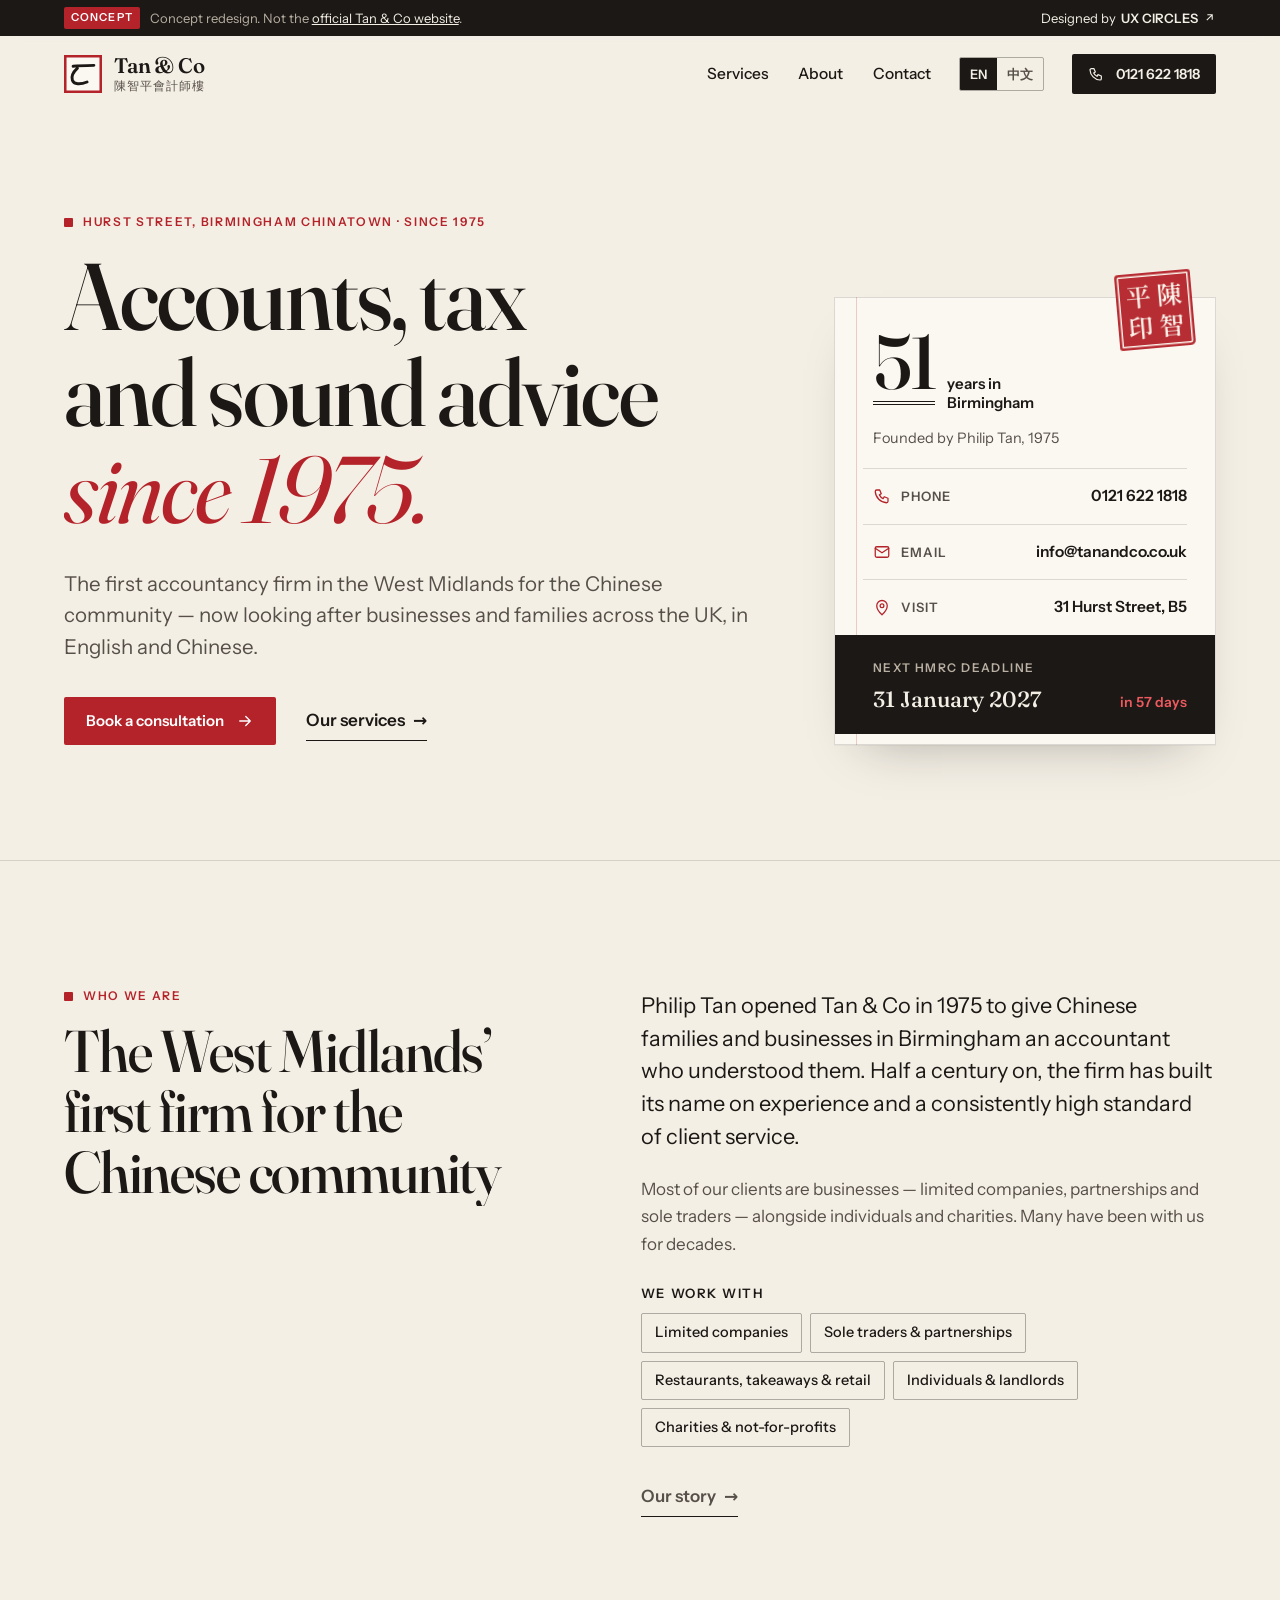
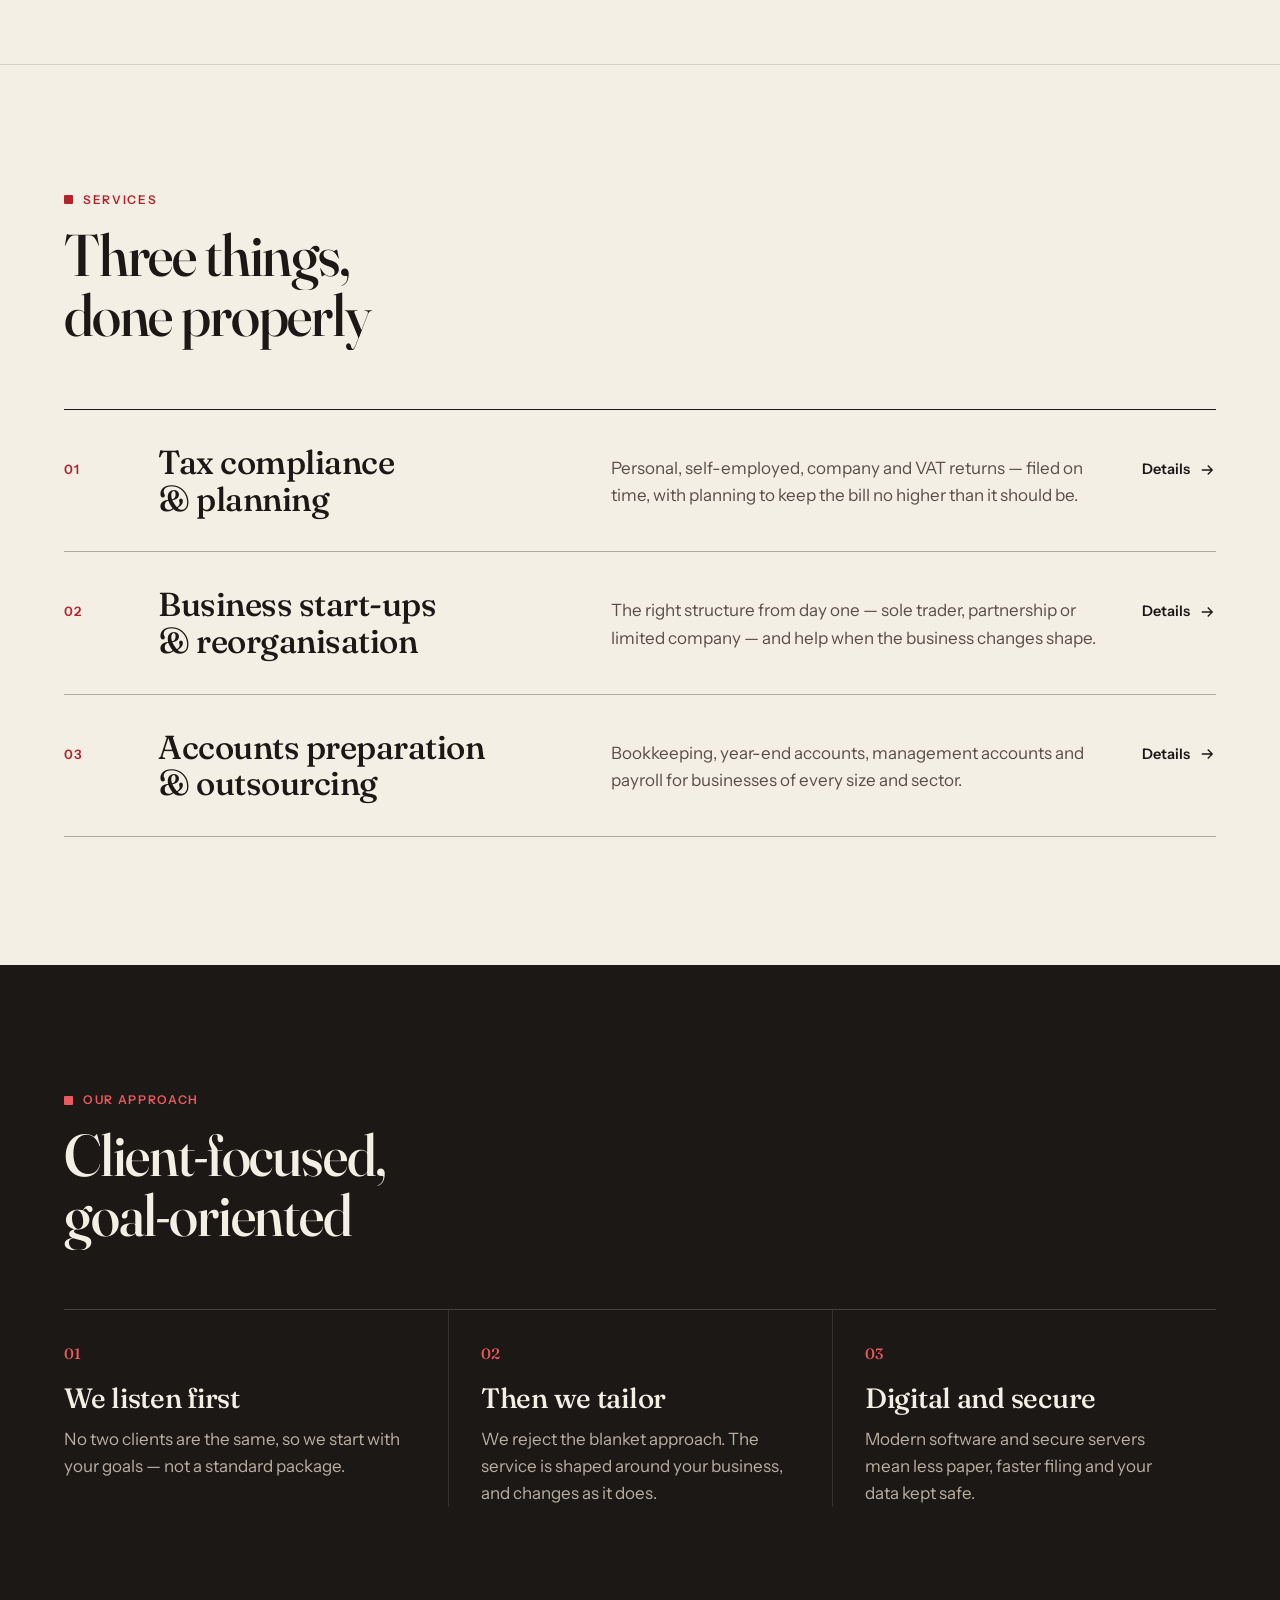
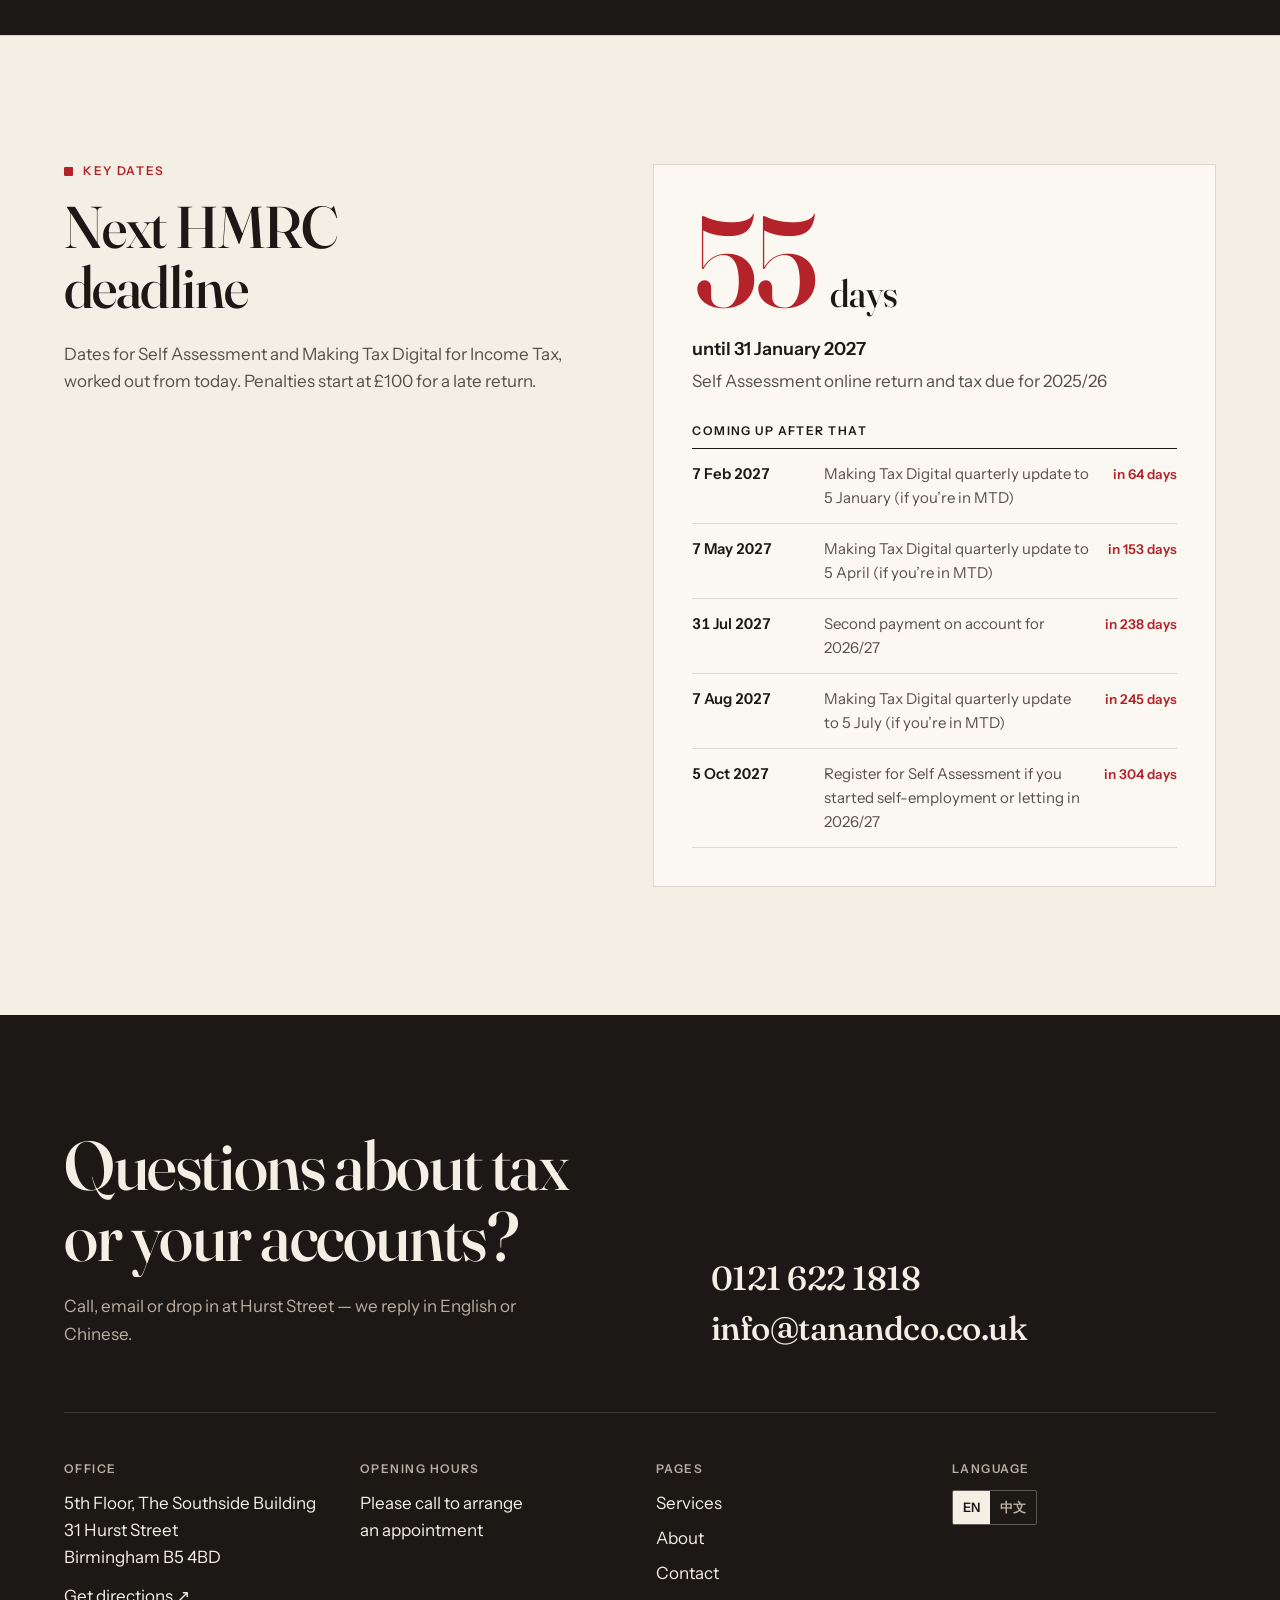
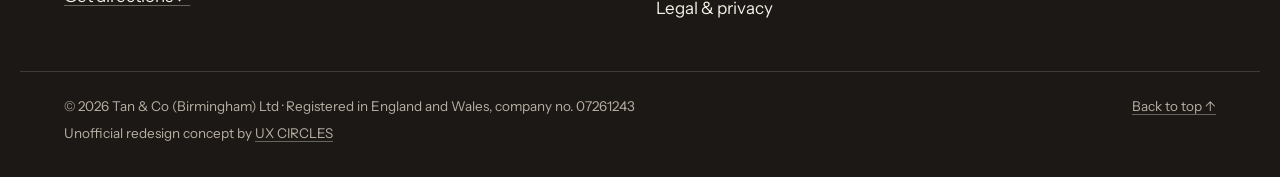
<file: index.html>
<!doctype html>
<html lang="en-GB">
<head>
<meta charset="utf-8">
<meta name="viewport" content="width=device-width, initial-scale=1">
<title>Tan &amp; Co Accountants — Birmingham Chinatown since 1975 | 陳智平會計師樓</title>
<meta name="description" content="Accountants on Hurst Street, Birmingham since 1975 — the West Midlands’ first firm for the Chinese community. Tax, VAT, company formation, accounts and payroll, in English and Chinese.">
<link rel="canonical" href="https://www.tanandco.co.uk/">
<link rel="alternate" hreflang="en-GB" href="https://www.tanandco.co.uk/">
<link rel="alternate" hreflang="zh-Hant" href="https://www.tanandco.co.uk/zh/">
<link rel="alternate" hreflang="x-default" href="https://www.tanandco.co.uk/">
<meta property="og:title" content="Tan &amp; Co Accountants — Birmingham Chinatown since 1975 | 陳智平會計師樓">
<meta property="og:description" content="Accountants on Hurst Street, Birmingham since 1975 — the West Midlands’ first firm for the Chinese community. Tax, VAT, company formation, accounts and payroll, in English and Chinese.">
<meta property="og:type" content="website">
<meta property="og:locale" content="en_GB">
<meta name="theme-color" content="#f4efe5">
<link rel="icon" href="assets/img/favicon.svg" type="image/svg+xml">
<link rel="icon" href="assets/img/favicon.png" type="image/png" sizes="64x64">
<link rel="apple-touch-icon" href="assets/img/apple-touch-icon.png">
<link rel="preload" href="assets/fonts/fraunces.woff2" as="font" type="font/woff2" crossorigin>
<link rel="preload" href="assets/fonts/instrument-sans.woff2" as="font" type="font/woff2" crossorigin>
<link rel="stylesheet" href="assets/css/style.css?v=e826e8e5">
<script>document.documentElement.classList.add("js")</script>
<script type="application/ld+json">{"@context": "https://schema.org", "@type": "AccountingService", "name": "Tan & Co Accountants", "alternateName": ["陳智平會計師樓", "Tan & Co (Birmingham) Ltd"], "url": "https://www.tanandco.co.uk/", "telephone": "+44 121 622 1818", "email": "info@tanandco.co.uk", "foundingDate": "1975", "founder": {"@type": "Person", "name": "Philip Tan"}, "address": {"@type": "PostalAddress", "streetAddress": "5th Floor, The Southside Building, 31 Hurst Street", "addressLocality": "Birmingham", "postalCode": "B5 4BD", "addressCountry": "GB"}, "areaServed": ["West Midlands", "United Kingdom"], "knowsLanguage": ["en", "zh"]}</script>
</head>
<body class="home">
<a class="skip" href="#main">Skip to content</a>
<div class="concept-bar" role="note">
  <div class="wrap concept-inner">
    <p><span class="concept-tag">Concept</span><span class="concept-long">Concept redesign. Not the <a href="https://tanandco.co.uk/" target="_blank" rel="noopener">official Tan &amp; Co website</a>.</span></p>
    <a href="https://ux-circles.com/professionals" target="_blank" rel="noopener"><span class="concept-by">Designed by </span><strong>UX CIRCLES</strong> <svg viewBox="0 0 24 24" aria-hidden="true"><path d="M7 17 17 7M8 7h9v9"/></svg></a>
  </div>
</div>
<header class="site-header" data-header>
  <div class="wrap header-inner">
    <a class="brand" href="./" aria-label="Tan &amp; Co Accountants — home">
      <svg class="mark" viewBox="0 0 30 30" aria-hidden="true">
  <path class="mark-frame" d="M1 1h28v28H1z"/>
  <path class="mark-stroke" d="M7.2 8.9c4.6-.5 10.4-.6 16.4-.7M10.6 10.4C7.4 13.4 5.6 17 6.6 19.9c1.2 3.4 6.1 3.6 11.6 1.4"/>
</svg>
      <span class="brand-text"><span class="brand-name">Tan &amp; Co</span><span class="brand-sub" lang="zh-Hant">陳智平會計師樓</span></span>
    </a>
    <nav class="main-nav" aria-label="Main"><a href="services.html">Services</a><a href="about.html">About</a><a href="contact.html">Contact</a></nav>
    <div class="lang" role="group" aria-label="Language / 語言"><a href="./" lang="en-GB" hreflang="en-GB" aria-current="true">EN</a><a href="zh/" lang="zh-Hant" hreflang="zh-Hant">中文</a></div>
    <a class="btn btn-ink header-cta" href="tel:+441216221818"><svg viewBox="0 0 24 24" aria-hidden="true"><path d="M5 4h4l2 5-2.5 1.5a11 11 0 0 0 5 5L15 13l5 2v4a2 2 0 0 1-2 2A16 16 0 0 1 3 6a2 2 0 0 1 2-2"/></svg><span>0121 622 1818</span></a>
    <button class="menu-btn" aria-expanded="false" aria-controls="menu"><span class="menu-lines"><span></span><span></span></span><span class="sr">Menu</span></button>
  </div>
</header>
<div class="menu" id="menu" hidden>
  <div class="wrap menu-inner">
    <ul class="menu-links"><li><a href="services.html"><span class="mn">01</span>Services</a></li><li><a href="about.html"><span class="mn">02</span>About</a></li><li><a href="contact.html"><span class="mn">03</span>Contact</a></li></ul>
    <div class="menu-foot">
      <a href="tel:+441216221818">0121 622 1818</a>
      <a href="mailto:info@tanandco.co.uk">info@tanandco.co.uk</a>
      <div class="lang" role="group" aria-label="Language / 語言"><a href="./" lang="en-GB" hreflang="en-GB" aria-current="true">EN</a><a href="zh/" lang="zh-Hant" hreflang="zh-Hant">中文</a></div>
    </div>
  </div>
</div>
<main id="main">

<section class="hero" data-hero>
  <div class="wrap hero-inner">
    <div class="hero-main">
      <p class="label hero-eyebrow reveal-up">Hurst Street, Birmingham Chinatown · since 1975</p>
      <h1 class="hero-title split"><span class="line"><span>Accounts, tax</span></span><span class="line"><span>and sound advice</span></span><span class="line"><span><em>since 1975.</em></span></span></h1>
      <p class="hero-lead reveal-up">The first accountancy firm in the West Midlands for the Chinese community — now looking after businesses and families across the UK, in English and Chinese.</p>
      <div class="hero-actions reveal-up">
        <a class="btn btn-red" href="contact.html"><span>Book a consultation</span><svg viewBox="0 0 24 24" aria-hidden="true"><path d="M5 12h14M13 6l6 6-6 6"/></svg></a>
        <a class="btn-text" href="services.html">Our services</a>
      </div>
    </div>
    <aside class="ledger reveal-up" aria-label="At a glance">
      <span class="seal" aria-hidden="true"><span>陳</span><span>智</span><span>平</span><span>印</span></span>
      <div class="ledger-head">
        <p class="ledger-years"><span data-since="1975">51</span><span class="ledger-yl">years in Birmingham</span></p>
        <p class="ledger-est">Founded by Philip Tan, 1975</p>
      </div>
      <ul class="ledger-rows">
        <li><a href="tel:+441216221818"><span class="lr-l"><svg viewBox="0 0 24 24" aria-hidden="true"><path d="M5 4h4l2 5-2.5 1.5a11 11 0 0 0 5 5L15 13l5 2v4a2 2 0 0 1-2 2A16 16 0 0 1 3 6a2 2 0 0 1 2-2"/></svg>Phone</span><span class="lr-v">0121 622 1818</span></a></li>
        <li><a href="mailto:info@tanandco.co.uk"><span class="lr-l"><svg viewBox="0 0 24 24" aria-hidden="true"><rect x="3" y="5" width="18" height="14" rx="2"/><path d="m3 7 9 6 9-6"/></svg>Email</span><span class="lr-v">info@tanandco.co.uk</span></a></li>
        <li><a href="https://www.google.com/maps/search/?api=1&query=The+Southside+Building+31+Hurst+Street+Birmingham+B5+4BD" target="_blank" rel="noopener"><span class="lr-l"><svg viewBox="0 0 24 24" aria-hidden="true"><path d="M12 21s-7-6.2-7-12a7 7 0 0 1 14 0c0 5.8-7 12-7 12z"/><circle cx="12" cy="9" r="2.5"/></svg>Visit</span><span class="lr-v">31 Hurst Street, B5</span></a></li>
      </ul>
      <a class="ledger-dl" href="#key-dates" data-next-deadline hidden>
        <span class="lr-k">Next HMRC deadline</span>
        <span class="ledger-dl-row"><b data-dl-date></b><span class="ledger-in" data-dl-in></span></span>
      </a>
    </aside>
  </div>
</section>

<section class="section first" aria-labelledby="first-h">
  <div class="wrap split-grid">
    <div>
      <p class="label reveal-up">Who we are</p>
      <h2 class="h2 split" id="first-h"><span class="line"><span>The West Midlands’</span></span><span class="line"><span>first firm for the</span></span><span class="line"><span>Chinese community</span></span></h2>
    </div>
    <div class="prose">
      <p class="reveal-up lead-p">Philip Tan opened Tan &amp; Co in 1975 to give Chinese families and businesses in Birmingham an accountant who understood them. Half a century on, the firm has built its name on experience and a consistently high standard of client service.</p>
      <p class="reveal-up">Most of our clients are businesses — limited companies, partnerships and sole traders — alongside individuals and charities. Many have been with us for decades.</p>
      <h3 class="mini-h reveal-up">We work with</h3>
      <ul class="tags reveal-up"><li>Limited companies</li><li>Sole traders &amp; partnerships</li><li>Restaurants, takeaways &amp; retail</li><li>Individuals &amp; landlords</li><li>Charities &amp; not-for-profits</li></ul>
      <p class="reveal-up"><a class="btn-text" href="about.html">Our story</a></p>
    </div>
  </div>
</section>

<section class="section services-home" aria-labelledby="svc-h">
  <div class="wrap">
    <div class="sec-head">
      <p class="label reveal-up">Services</p>
      <h2 class="h2 split" id="svc-h"><span class="line"><span>Three things,</span></span><span class="line"><span>done properly</span></span></h2>
    </div>
    <ul class="svc-list">
      <li class="svc-row reveal-up">
        <a href="services.html#tax">
          <span class="svc-n">01</span>
          <h3 class="svc-t">Tax compliance<br>&amp; planning</h3>
          <p class="svc-d">Personal, self-employed, company and VAT returns — filed on time, with planning to keep the bill no higher than it should be.</p>
          <span class="svc-go">Details <svg viewBox="0 0 24 24" aria-hidden="true"><path d="M5 12h14M13 6l6 6-6 6"/></svg></span>
        </a>
      </li>
      <li class="svc-row reveal-up">
        <a href="services.html#startups">
          <span class="svc-n">02</span>
          <h3 class="svc-t">Business start-ups<br>&amp; reorganisation</h3>
          <p class="svc-d">The right structure from day one — sole trader, partnership or limited company — and help when the business changes shape.</p>
          <span class="svc-go">Details <svg viewBox="0 0 24 24" aria-hidden="true"><path d="M5 12h14M13 6l6 6-6 6"/></svg></span>
        </a>
      </li>
      <li class="svc-row reveal-up">
        <a href="services.html#accounts">
          <span class="svc-n">03</span>
          <h3 class="svc-t">Accounts preparation<br>&amp; outsourcing</h3>
          <p class="svc-d">Bookkeeping, year-end accounts, management accounts and payroll for businesses of every size and sector.</p>
          <span class="svc-go">Details <svg viewBox="0 0 24 24" aria-hidden="true"><path d="M5 12h14M13 6l6 6-6 6"/></svg></span>
        </a>
      </li>
    </ul>
  </div>
</section>

<section class="section dark approach" aria-labelledby="app-h">
  <div class="wrap">
    <div class="sec-head">
      <p class="label reveal-up">Our approach</p>
      <h2 class="h2 split" id="app-h"><span class="line"><span>Client-focused,</span></span><span class="line"><span>goal-oriented</span></span></h2>
    </div>
    <ol class="app-list" data-progress>
      <li class="app-item reveal-up"><span class="app-n">01</span><h3>We listen first</h3><p>No two clients are the same, so we start with your goals — not a standard package.</p></li>
      <li class="app-item reveal-up"><span class="app-n">02</span><h3>Then we tailor</h3><p>We reject the blanket approach. The service is shaped around your business, and changes as it does.</p></li>
      <li class="app-item reveal-up"><span class="app-n">03</span><h3>Digital and secure</h3><p>Modern software and secure servers mean less paper, faster filing and your data kept safe.</p></li>
    </ol>
  </div>
</section>
<section class="section deadlines" id="key-dates" aria-labelledby="kd-h">
  <div class="wrap dl-grid" data-countdown>
    <div>
      <p class="label reveal-up">Key dates</p>
      <h2 class="h2 split" id="kd-h"><span class="line"><span>Next HMRC</span></span><span class="line"><span>deadline</span></span></h2>
      <p class="muted reveal-up">Dates for Self Assessment and Making Tax Digital for Income Tax, worked out from today. Penalties start at £100 for a late return.</p>
    </div>
    <div class="dl-card reveal-up">
      <p class="dl-big"><span data-cd-days>—</span> <span class="dl-unit" data-cd-unit></span></p>
      <p class="dl-until" data-cd-until></p>
      <p class="dl-what" data-cd-what></p>
      <h3 class="dl-after">Coming up after that</h3>
      <ol class="dl-list" data-deadlines></ol>
    </div>
  </div>
</section>

</main>
<footer class="site-footer">
  <div class="wrap">
    <div class="footer-top">
      <div>
        <h2 class="footer-q split"><span class="line"><span>Questions about tax</span></span><span class="line"><span>or your accounts?</span></span></h2>
        <p class="footer-lead">Call, email or drop in at Hurst Street — we reply in English or Chinese.</p>
      </div>
      <div class="footer-contact">
        <a class="big-link" href="tel:+441216221818">0121 622 1818</a>
        <a class="big-link" href="mailto:info@tanandco.co.uk">info@tanandco.co.uk</a>
      </div>
    </div>
    <div class="footer-grid">
      <div><h3 class="f-h">Office</h3><p>5th Floor, The Southside Building<br>31 Hurst Street<br>Birmingham B5 4BD</p><p><a class="u" href="https://www.google.com/maps/search/?api=1&query=The+Southside+Building+31+Hurst+Street+Birmingham+B5+4BD" rel="noopener" target="_blank">Get directions ↗</a></p></div>
      <div><h3 class="f-h">Opening hours</h3><p>Please call to arrange<br>an appointment</p></div>
      <div><h3 class="f-h">Pages</h3><ul class="f-links"><li><a href="services.html">Services</a></li><li><a href="about.html">About</a></li><li><a href="contact.html">Contact</a></li><li><a href="legal.html">Legal &amp; privacy</a></li></ul></div>
      <div><h3 class="f-h">Language</h3><div class="lang" role="group" aria-label="Language / 語言"><a href="./" lang="en-GB" hreflang="en-GB" aria-current="true">EN</a><a href="zh/" lang="zh-Hant" hreflang="zh-Hant">中文</a></div></div>
    </div>
  </div>
  <div class="wrap footer-base">
    <span>© <span data-year>2026</span> Tan &amp; Co (Birmingham) Ltd · Registered in England and Wales, company no. 07261243<br><span class="concept-note">Unofficial redesign concept by <a class="u" href="https://ux-circles.com/professionals" target="_blank" rel="noopener">UX CIRCLES</a></span></span>
    <a href="#main" class="u">Back to top ↑</a>
  </div>
</footer>
<nav class="action-bar" aria-label="Quick contact">
  <a href="tel:+441216221818"><svg viewBox="0 0 24 24" aria-hidden="true"><path d="M5 4h4l2 5-2.5 1.5a11 11 0 0 0 5 5L15 13l5 2v4a2 2 0 0 1-2 2A16 16 0 0 1 3 6a2 2 0 0 1 2-2"/></svg><span>Call</span></a>
  <a href="mailto:info@tanandco.co.uk"><svg viewBox="0 0 24 24" aria-hidden="true"><rect x="3" y="5" width="18" height="14" rx="2"/><path d="m3 7 9 6 9-6"/></svg><span>Email</span></a>
  <a href="https://www.google.com/maps/search/?api=1&query=The+Southside+Building+31+Hurst+Street+Birmingham+B5+4BD" target="_blank" rel="noopener"><svg viewBox="0 0 24 24" aria-hidden="true"><path d="M12 21s-7-6.2-7-12a7 7 0 0 1 14 0c0 5.8-7 12-7 12z"/><circle cx="12" cy="9" r="2.5"/></svg><span>Visit</span></a>
</nav>
<script>window.TANCO = {"today": "today", "tomorrow": "tomorrow", "inDays": "in {n} days", "days": "days", "day": "day", "until": "until {date}", "dl": {"jan": "Self Assessment online return and tax due for {ty}", "jul": "Second payment on account for {ty}", "oct5": "Register for Self Assessment if you started self-employment or letting in {ty}", "oct31": "Paper Self Assessment return deadline for {ty}", "mtd": "Making Tax Digital quarterly update to {end} (if you’re in MTD)"}, "calc": {"accounts": "Accounts to Companies House", "ctpay": "Corporation Tax payment", "ct600": "Company Tax Return (CT600)", "cs01": "Confirmation statement (within 14 days of)"}, "mailSubject": "Website enquiry", "mailName": "Name", "mailPhone": "Phone", "mailLang": "Preferred language", "mailService": "Service"};</script>
<script src="assets/js/main.js?v=87f1fec1" defer></script>
</body>
</html>
</file>
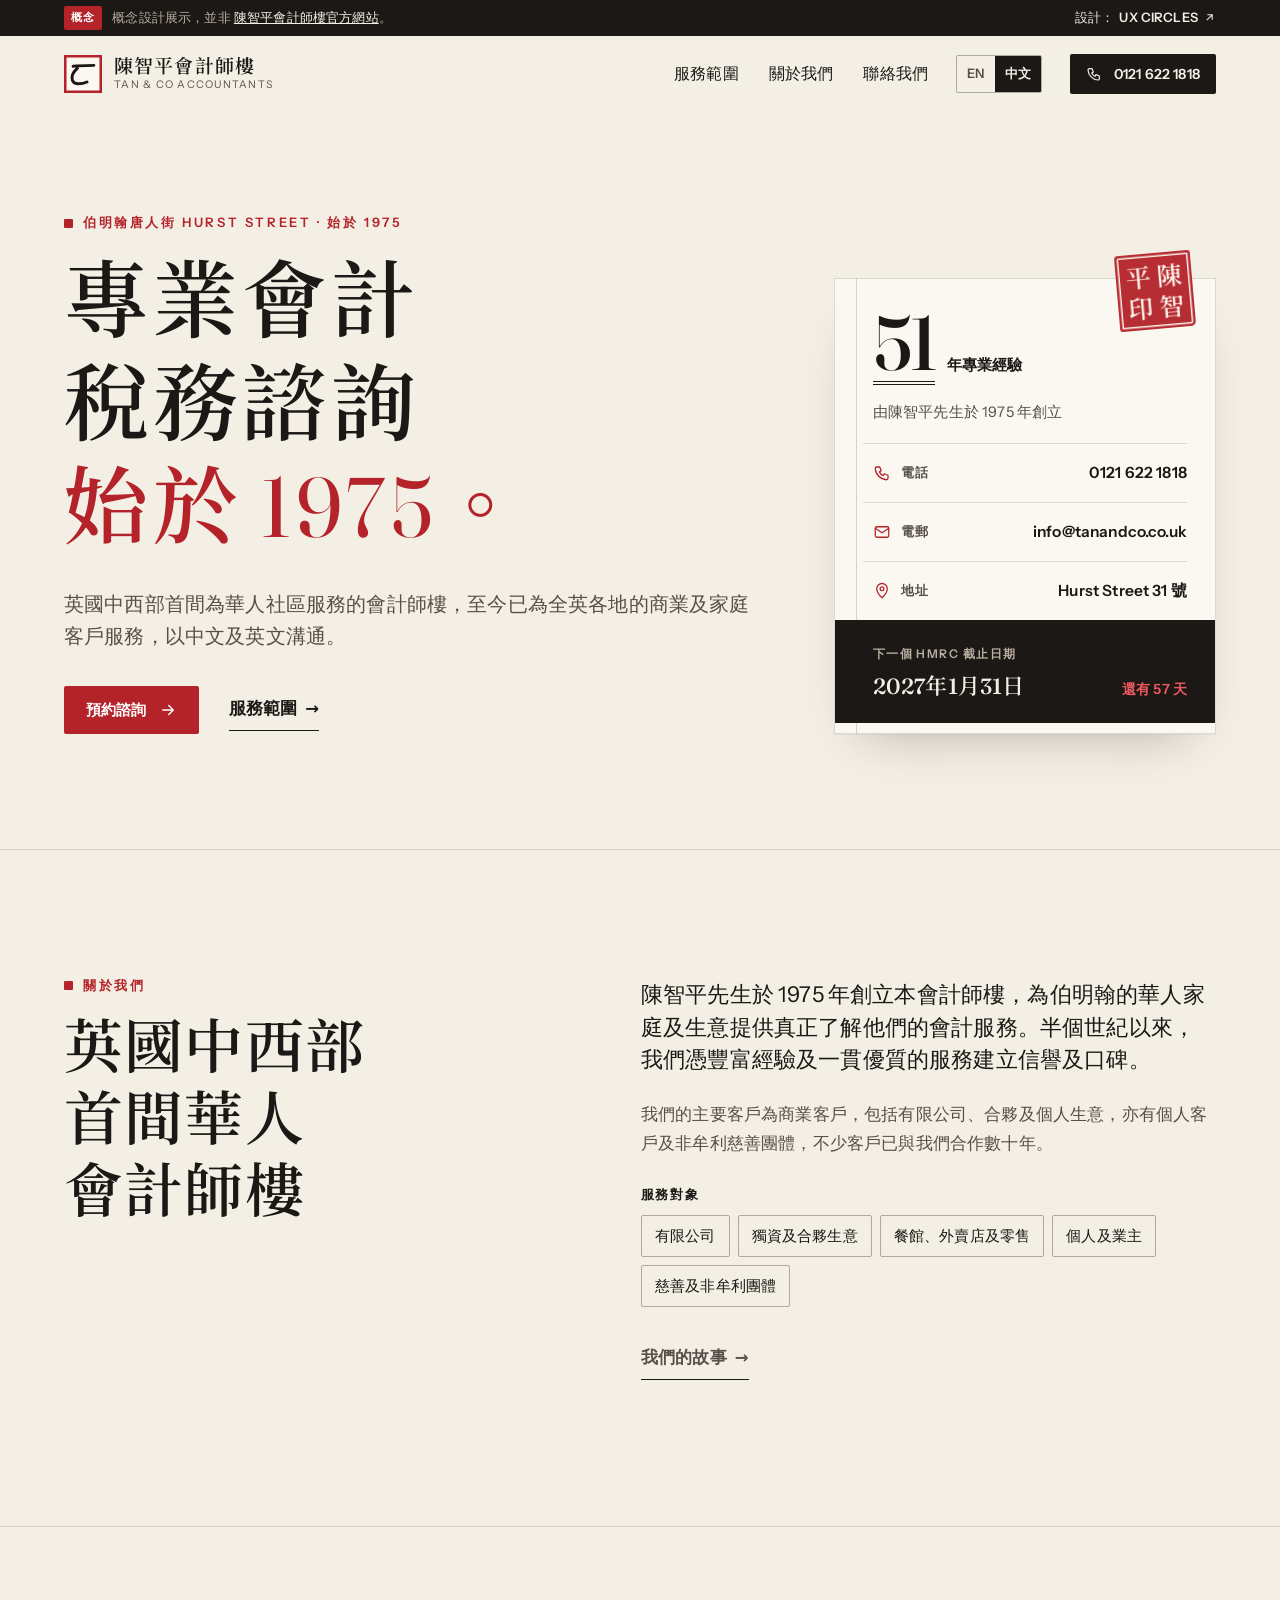
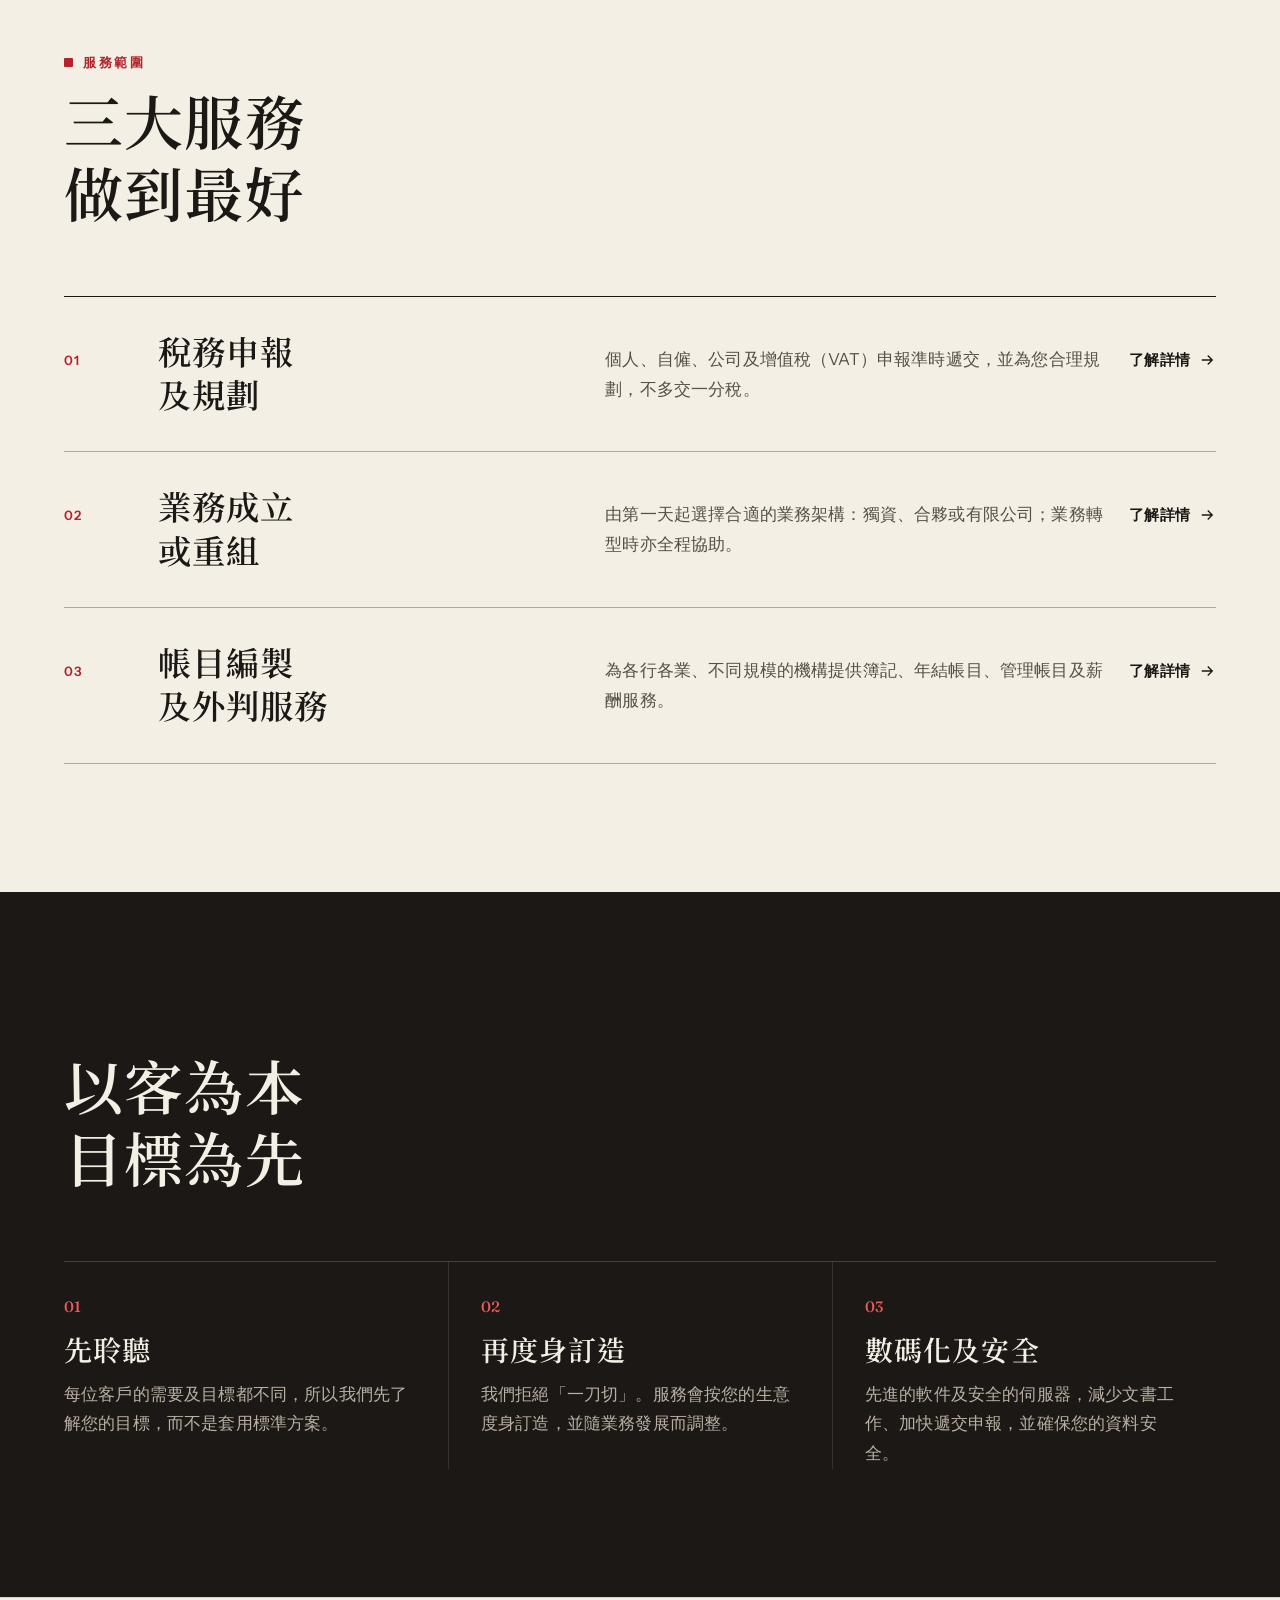
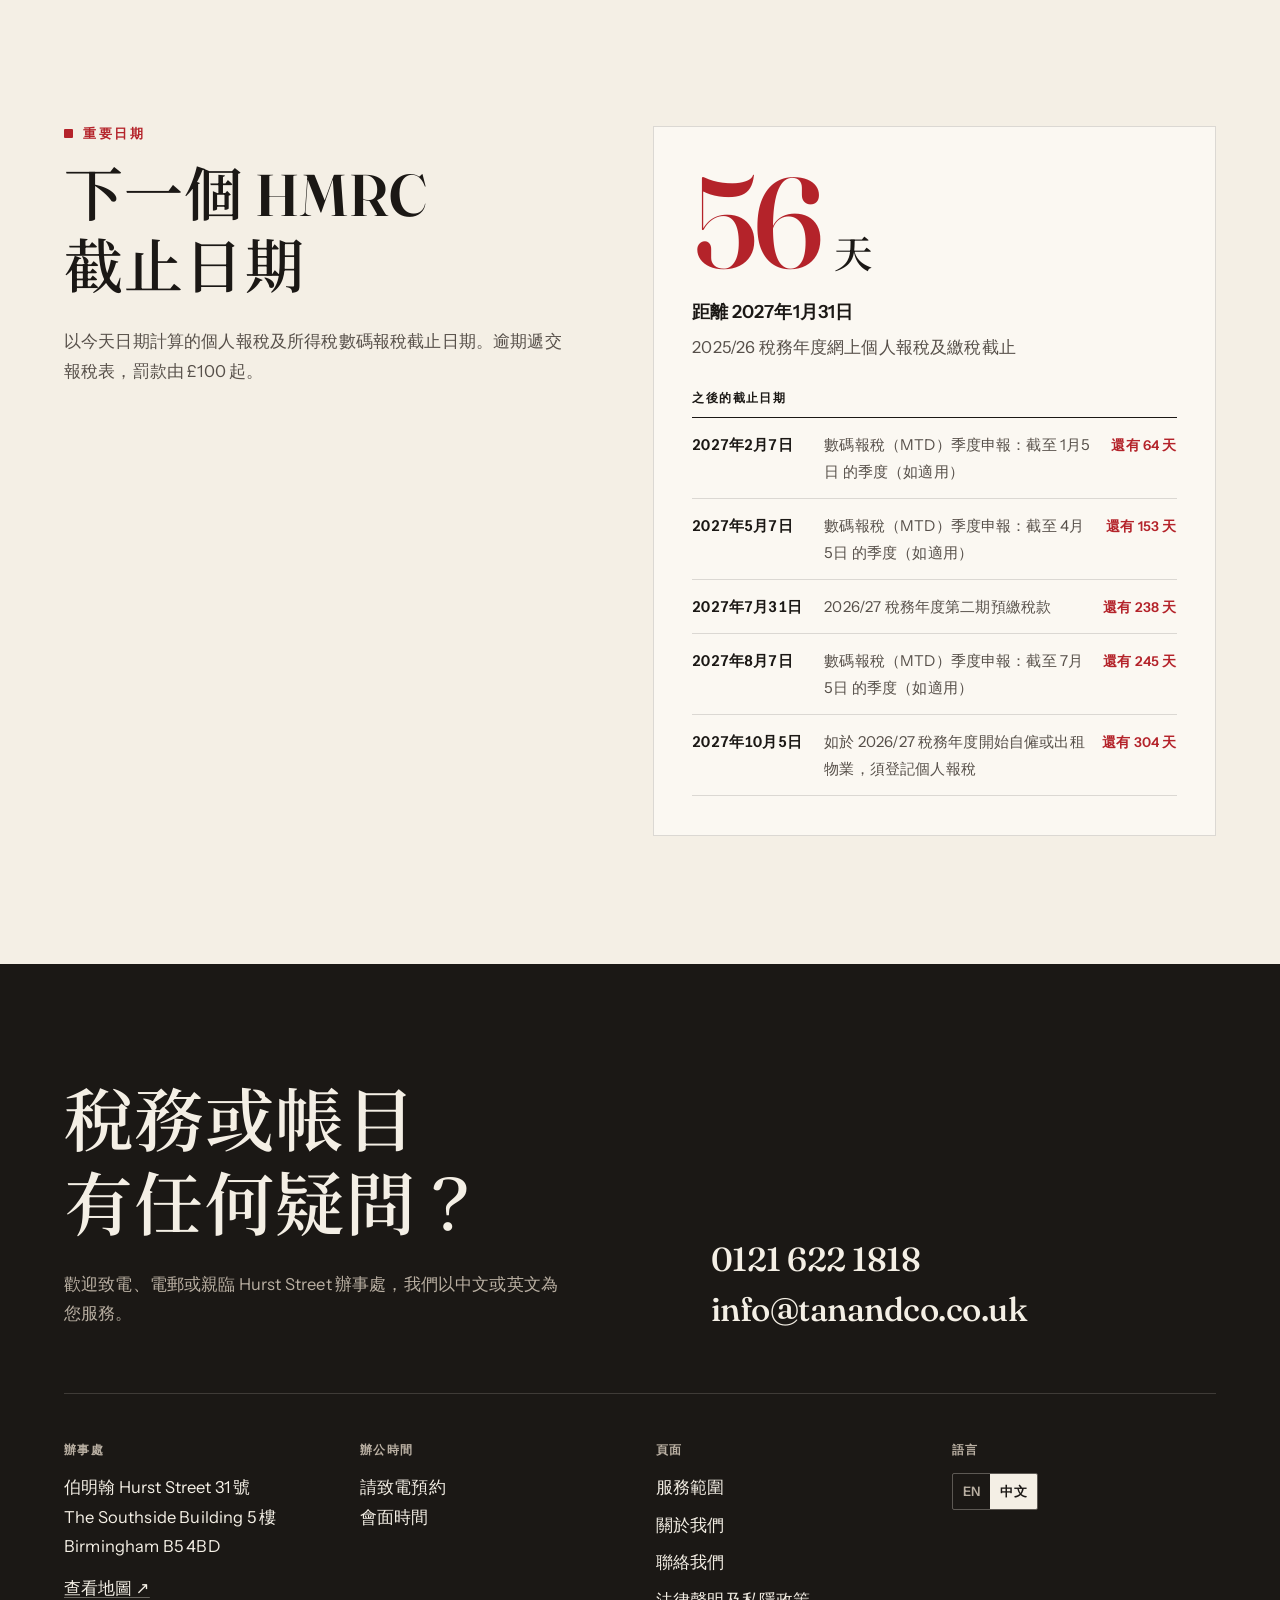
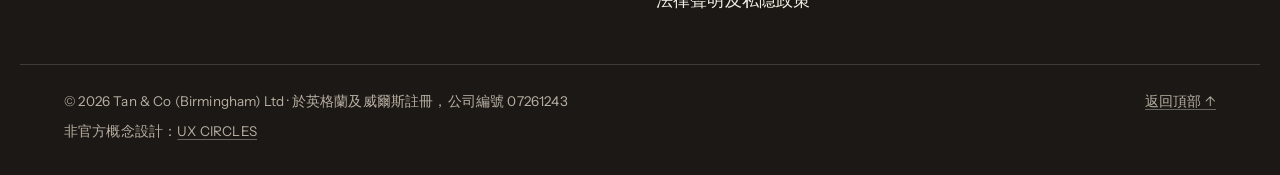
<file: zh/index.html>
<!doctype html>
<html lang="zh-Hant">
<head>
<meta charset="utf-8">
<meta name="viewport" content="width=device-width, initial-scale=1">
<title>陳智平會計師樓 — 伯明翰唐人街華人會計師樓，始於 1975 | Tan &amp; Co</title>
<meta name="description" content="陳智平會計師樓自 1975 年起扎根伯明翰 Hurst Street，是英國中西部首間華人會計師樓。提供稅務、增值稅、公司成立、帳目及薪酬服務，中英文溝通。">
<link rel="canonical" href="https://www.tanandco.co.uk/zh/">
<link rel="alternate" hreflang="en-GB" href="https://www.tanandco.co.uk/">
<link rel="alternate" hreflang="zh-Hant" href="https://www.tanandco.co.uk/zh/">
<link rel="alternate" hreflang="x-default" href="https://www.tanandco.co.uk/">
<meta property="og:title" content="陳智平會計師樓 — 伯明翰唐人街華人會計師樓，始於 1975 | Tan &amp; Co">
<meta property="og:description" content="陳智平會計師樓自 1975 年起扎根伯明翰 Hurst Street，是英國中西部首間華人會計師樓。提供稅務、增值稅、公司成立、帳目及薪酬服務，中英文溝通。">
<meta property="og:type" content="website">
<meta property="og:locale" content="zh_HK">
<meta name="theme-color" content="#f4efe5">
<link rel="icon" href="../assets/img/favicon.svg" type="image/svg+xml">
<link rel="icon" href="../assets/img/favicon.png" type="image/png" sizes="64x64">
<link rel="apple-touch-icon" href="../assets/img/apple-touch-icon.png">
<link rel="preload" href="../assets/fonts/fraunces.woff2" as="font" type="font/woff2" crossorigin>
<link rel="preload" href="../assets/fonts/noto-serif-tc-600.woff2" as="font" type="font/woff2" crossorigin>
<link rel="stylesheet" href="../assets/css/style.css?v=e826e8e5">
<script>document.documentElement.classList.add("js")</script>
<script type="application/ld+json">{"@context": "https://schema.org", "@type": "AccountingService", "name": "Tan & Co Accountants", "alternateName": ["陳智平會計師樓", "Tan & Co (Birmingham) Ltd"], "url": "https://www.tanandco.co.uk/", "telephone": "+44 121 622 1818", "email": "info@tanandco.co.uk", "foundingDate": "1975", "founder": {"@type": "Person", "name": "Philip Tan"}, "address": {"@type": "PostalAddress", "streetAddress": "5th Floor, The Southside Building, 31 Hurst Street", "addressLocality": "Birmingham", "postalCode": "B5 4BD", "addressCountry": "GB"}, "areaServed": ["West Midlands", "United Kingdom"], "knowsLanguage": ["en", "zh"]}</script>
</head>
<body class="home">
<a class="skip" href="#main">跳至正文</a>
<div class="concept-bar" role="note">
  <div class="wrap concept-inner">
    <p><span class="concept-tag">概念</span><span class="concept-long">概念設計展示，並非 <a href="https://tanandco.co.uk/" target="_blank" rel="noopener">陳智平會計師樓官方網站</a>。</span></p>
    <a href="https://ux-circles.com/professionals" target="_blank" rel="noopener"><span class="concept-by">設計：</span><strong>UX CIRCLES</strong> <svg viewBox="0 0 24 24" aria-hidden="true"><path d="M7 17 17 7M8 7h9v9"/></svg></a>
  </div>
</div>
<header class="site-header" data-header>
  <div class="wrap header-inner">
    <a class="brand" href="./" aria-label="陳智平會計師樓 — 主頁">
      <svg class="mark" viewBox="0 0 30 30" aria-hidden="true">
  <path class="mark-frame" d="M1 1h28v28H1z"/>
  <path class="mark-stroke" d="M7.2 8.9c4.6-.5 10.4-.6 16.4-.7M10.6 10.4C7.4 13.4 5.6 17 6.6 19.9c1.2 3.4 6.1 3.6 11.6 1.4"/>
</svg>
      <span class="brand-text"><span class="brand-name">陳智平會計師樓</span><span class="brand-sub" lang="en-GB">Tan &amp; Co Accountants</span></span>
    </a>
    <nav class="main-nav" aria-label="Main"><a href="services.html">服務範圍</a><a href="about.html">關於我們</a><a href="contact.html">聯絡我們</a></nav>
    <div class="lang" role="group" aria-label="Language / 語言"><a href="../" lang="en-GB" hreflang="en-GB">EN</a><a href="../zh/" lang="zh-Hant" hreflang="zh-Hant" aria-current="true">中文</a></div>
    <a class="btn btn-ink header-cta" href="tel:+441216221818"><svg viewBox="0 0 24 24" aria-hidden="true"><path d="M5 4h4l2 5-2.5 1.5a11 11 0 0 0 5 5L15 13l5 2v4a2 2 0 0 1-2 2A16 16 0 0 1 3 6a2 2 0 0 1 2-2"/></svg><span>0121 622 1818</span></a>
    <button class="menu-btn" aria-expanded="false" aria-controls="menu"><span class="menu-lines"><span></span><span></span></span><span class="sr">選單</span></button>
  </div>
</header>
<div class="menu" id="menu" hidden>
  <div class="wrap menu-inner">
    <ul class="menu-links"><li><a href="services.html"><span class="mn">01</span>服務範圍</a></li><li><a href="about.html"><span class="mn">02</span>關於我們</a></li><li><a href="contact.html"><span class="mn">03</span>聯絡我們</a></li></ul>
    <div class="menu-foot">
      <a href="tel:+441216221818">0121 622 1818</a>
      <a href="mailto:info@tanandco.co.uk">info@tanandco.co.uk</a>
      <div class="lang" role="group" aria-label="Language / 語言"><a href="../" lang="en-GB" hreflang="en-GB">EN</a><a href="../zh/" lang="zh-Hant" hreflang="zh-Hant" aria-current="true">中文</a></div>
    </div>
  </div>
</div>
<main id="main">

<section class="hero" data-hero>
  <div class="wrap hero-inner">
    <div class="hero-main">
      <p class="label hero-eyebrow reveal-up">伯明翰唐人街 Hurst Street · 始於 1975</p>
      <h1 class="hero-title split"><span class="line"><span>專業會計</span></span><span class="line"><span>稅務諮詢</span></span><span class="line"><span><em>始於 1975。</em></span></span></h1>
      <p class="hero-lead reveal-up">英國中西部首間為華人社區服務的會計師樓，至今已為全英各地的商業及家庭客戶服務，以中文及英文溝通。</p>
      <div class="hero-actions reveal-up">
        <a class="btn btn-red" href="contact.html"><span>預約諮詢</span><svg viewBox="0 0 24 24" aria-hidden="true"><path d="M5 12h14M13 6l6 6-6 6"/></svg></a>
        <a class="btn-text" href="services.html">服務範圍</a>
      </div>
    </div>
    <aside class="ledger reveal-up" aria-label="一覽">
      <span class="seal" aria-hidden="true"><span>陳</span><span>智</span><span>平</span><span>印</span></span>
      <div class="ledger-head">
        <p class="ledger-years"><span data-since="1975">51</span><span class="ledger-yl">年專業經驗</span></p>
        <p class="ledger-est">由陳智平先生於 1975 年創立</p>
      </div>
      <ul class="ledger-rows">
        <li><a href="tel:+441216221818"><span class="lr-l"><svg viewBox="0 0 24 24" aria-hidden="true"><path d="M5 4h4l2 5-2.5 1.5a11 11 0 0 0 5 5L15 13l5 2v4a2 2 0 0 1-2 2A16 16 0 0 1 3 6a2 2 0 0 1 2-2"/></svg>電話</span><span class="lr-v">0121 622 1818</span></a></li>
        <li><a href="mailto:info@tanandco.co.uk"><span class="lr-l"><svg viewBox="0 0 24 24" aria-hidden="true"><rect x="3" y="5" width="18" height="14" rx="2"/><path d="m3 7 9 6 9-6"/></svg>電郵</span><span class="lr-v">info@tanandco.co.uk</span></a></li>
        <li><a href="https://www.google.com/maps/search/?api=1&query=The+Southside+Building+31+Hurst+Street+Birmingham+B5+4BD" target="_blank" rel="noopener"><span class="lr-l"><svg viewBox="0 0 24 24" aria-hidden="true"><path d="M12 21s-7-6.2-7-12a7 7 0 0 1 14 0c0 5.8-7 12-7 12z"/><circle cx="12" cy="9" r="2.5"/></svg>地址</span><span class="lr-v">Hurst Street 31 號</span></a></li>
      </ul>
      <a class="ledger-dl" href="#key-dates" data-next-deadline hidden>
        <span class="lr-k">下一個 HMRC 截止日期</span>
        <span class="ledger-dl-row"><b data-dl-date></b><span class="ledger-in" data-dl-in></span></span>
      </a>
    </aside>
  </div>
</section>

<section class="section first" aria-labelledby="first-h">
  <div class="wrap split-grid">
    <div>
      <p class="label reveal-up">關於我們</p>
      <h2 class="h2 split" id="first-h"><span class="line"><span>英國中西部</span></span><span class="line"><span>首間華人</span></span><span class="line"><span>會計師樓</span></span></h2>
    </div>
    <div class="prose">
      <p class="reveal-up lead-p">陳智平先生於 1975 年創立本會計師樓，為伯明翰的華人家庭及生意提供真正了解他們的會計服務。半個世紀以來，我們憑豐富經驗及一貫優質的服務建立信譽及口碑。</p>
      <p class="reveal-up">我們的主要客戶為商業客戶，包括有限公司、合夥及個人生意，亦有個人客戶及非牟利慈善團體，不少客戶已與我們合作數十年。</p>
      <h3 class="mini-h reveal-up">服務對象</h3>
      <ul class="tags reveal-up"><li>有限公司</li><li>獨資及合夥生意</li><li>餐館、外賣店及零售</li><li>個人及業主</li><li>慈善及非牟利團體</li></ul>
      <p class="reveal-up"><a class="btn-text" href="about.html">我們的故事</a></p>
    </div>
  </div>
</section>

<section class="section services-home" aria-labelledby="svc-h">
  <div class="wrap">
    <div class="sec-head">
      <p class="label reveal-up">服務範圍</p>
      <h2 class="h2 split" id="svc-h"><span class="line"><span>三大服務</span></span><span class="line"><span>做到最好</span></span></h2>
    </div>
    <ul class="svc-list">
      <li class="svc-row reveal-up">
        <a href="services.html#tax">
          <span class="svc-n">01</span>
          <h3 class="svc-t">稅務申報<br>及規劃</h3>
          <p class="svc-d">個人、自僱、公司及增值稅（VAT）申報準時遞交，並為您合理規劃，不多交一分稅。</p>
          <span class="svc-go">了解詳情 <svg viewBox="0 0 24 24" aria-hidden="true"><path d="M5 12h14M13 6l6 6-6 6"/></svg></span>
        </a>
      </li>
      <li class="svc-row reveal-up">
        <a href="services.html#startups">
          <span class="svc-n">02</span>
          <h3 class="svc-t">業務成立<br>或重組</h3>
          <p class="svc-d">由第一天起選擇合適的業務架構：獨資、合夥或有限公司；業務轉型時亦全程協助。</p>
          <span class="svc-go">了解詳情 <svg viewBox="0 0 24 24" aria-hidden="true"><path d="M5 12h14M13 6l6 6-6 6"/></svg></span>
        </a>
      </li>
      <li class="svc-row reveal-up">
        <a href="services.html#accounts">
          <span class="svc-n">03</span>
          <h3 class="svc-t">帳目編製<br>及外判服務</h3>
          <p class="svc-d">為各行各業、不同規模的機構提供簿記、年結帳目、管理帳目及薪酬服務。</p>
          <span class="svc-go">了解詳情 <svg viewBox="0 0 24 24" aria-hidden="true"><path d="M5 12h14M13 6l6 6-6 6"/></svg></span>
        </a>
      </li>
    </ul>
  </div>
</section>

<section class="section dark approach" aria-labelledby="app-h">
  <div class="wrap">
    <div class="sec-head">
      <p class="label reveal-up">我們的宗旨</p>
      <h2 class="h2 split" id="app-h"><span class="line"><span>以客為本</span></span><span class="line"><span>目標為先</span></span></h2>
    </div>
    <ol class="app-list" data-progress>
      <li class="app-item reveal-up"><span class="app-n">01</span><h3>先聆聽</h3><p>每位客戶的需要及目標都不同，所以我們先了解您的目標，而不是套用標準方案。</p></li>
      <li class="app-item reveal-up"><span class="app-n">02</span><h3>再度身訂造</h3><p>我們拒絕「一刀切」。服務會按您的生意度身訂造，並隨業務發展而調整。</p></li>
      <li class="app-item reveal-up"><span class="app-n">03</span><h3>數碼化及安全</h3><p>先進的軟件及安全的伺服器，減少文書工作、加快遞交申報，並確保您的資料安全。</p></li>
    </ol>
  </div>
</section>
<section class="section deadlines" id="key-dates" aria-labelledby="kd-h">
  <div class="wrap dl-grid" data-countdown>
    <div>
      <p class="label reveal-up">重要日期</p>
      <h2 class="h2 split" id="kd-h"><span class="line"><span>下一個 HMRC</span></span><span class="line"><span>截止日期</span></span></h2>
      <p class="muted reveal-up">以今天日期計算的個人報稅及所得稅數碼報稅截止日期。逾期遞交報稅表，罰款由 £100 起。</p>
    </div>
    <div class="dl-card reveal-up">
      <p class="dl-big"><span data-cd-days>—</span> <span class="dl-unit" data-cd-unit></span></p>
      <p class="dl-until" data-cd-until></p>
      <p class="dl-what" data-cd-what></p>
      <h3 class="dl-after">之後的截止日期</h3>
      <ol class="dl-list" data-deadlines></ol>
    </div>
  </div>
</section>

</main>
<footer class="site-footer">
  <div class="wrap">
    <div class="footer-top">
      <div>
        <h2 class="footer-q split"><span class="line"><span>稅務或帳目</span></span><span class="line"><span>有任何疑問？</span></span></h2>
        <p class="footer-lead">歡迎致電、電郵或親臨 Hurst Street 辦事處，我們以中文或英文為您服務。</p>
      </div>
      <div class="footer-contact">
        <a class="big-link" href="tel:+441216221818">0121 622 1818</a>
        <a class="big-link" href="mailto:info@tanandco.co.uk">info@tanandco.co.uk</a>
      </div>
    </div>
    <div class="footer-grid">
      <div><h3 class="f-h">辦事處</h3><p>伯明翰 Hurst Street 31 號<br>The Southside Building 5 樓<br>Birmingham B5 4BD</p><p><a class="u" href="https://www.google.com/maps/search/?api=1&query=The+Southside+Building+31+Hurst+Street+Birmingham+B5+4BD" rel="noopener" target="_blank">查看地圖 ↗</a></p></div>
      <div><h3 class="f-h">辦公時間</h3><p>請致電預約<br>會面時間</p></div>
      <div><h3 class="f-h">頁面</h3><ul class="f-links"><li><a href="services.html">服務範圍</a></li><li><a href="about.html">關於我們</a></li><li><a href="contact.html">聯絡我們</a></li><li><a href="legal.html">法律聲明及私隱政策</a></li></ul></div>
      <div><h3 class="f-h">語言</h3><div class="lang" role="group" aria-label="Language / 語言"><a href="../" lang="en-GB" hreflang="en-GB">EN</a><a href="../zh/" lang="zh-Hant" hreflang="zh-Hant" aria-current="true">中文</a></div></div>
    </div>
  </div>
  <div class="wrap footer-base">
    <span>© <span data-year>2026</span> Tan &amp; Co (Birmingham) Ltd · 於英格蘭及威爾斯註冊，公司編號 07261243<br><span class="concept-note">非官方概念設計：<a class="u" href="https://ux-circles.com/professionals" target="_blank" rel="noopener">UX CIRCLES</a></span></span>
    <a href="#main" class="u">返回頂部 ↑</a>
  </div>
</footer>
<nav class="action-bar" aria-label="Quick contact">
  <a href="tel:+441216221818"><svg viewBox="0 0 24 24" aria-hidden="true"><path d="M5 4h4l2 5-2.5 1.5a11 11 0 0 0 5 5L15 13l5 2v4a2 2 0 0 1-2 2A16 16 0 0 1 3 6a2 2 0 0 1 2-2"/></svg><span>致電</span></a>
  <a href="mailto:info@tanandco.co.uk"><svg viewBox="0 0 24 24" aria-hidden="true"><rect x="3" y="5" width="18" height="14" rx="2"/><path d="m3 7 9 6 9-6"/></svg><span>電郵</span></a>
  <a href="https://www.google.com/maps/search/?api=1&query=The+Southside+Building+31+Hurst+Street+Birmingham+B5+4BD" target="_blank" rel="noopener"><svg viewBox="0 0 24 24" aria-hidden="true"><path d="M12 21s-7-6.2-7-12a7 7 0 0 1 14 0c0 5.8-7 12-7 12z"/><circle cx="12" cy="9" r="2.5"/></svg><span>地圖</span></a>
</nav>
<script>window.TANCO = {"today": "今天", "tomorrow": "明天", "inDays": "還有 {n} 天", "days": "天", "day": "天", "until": "距離 {date}", "dl": {"jan": "{ty} 稅務年度網上個人報稅及繳稅截止", "jul": "{ty} 稅務年度第二期預繳稅款", "oct5": "如於 {ty} 稅務年度開始自僱或出租物業，須登記個人報稅", "oct31": "{ty} 稅務年度紙本個人報稅表截止", "mtd": "數碼報稅（MTD）季度申報：截至 {end} 的季度（如適用）"}, "calc": {"accounts": "向 Companies House 遞交年度帳目", "ctpay": "繳交公司稅", "ct600": "遞交公司稅申報表（CT600）", "cs01": "確認聲明書（此日期後 14 天內）"}, "mailSubject": "網站查詢", "mailName": "姓名", "mailPhone": "電話", "mailLang": "希望使用的語言", "mailService": "查詢服務"};</script>
<script src="../assets/js/main.js?v=87f1fec1" defer></script>
</body>
</html>
</file>
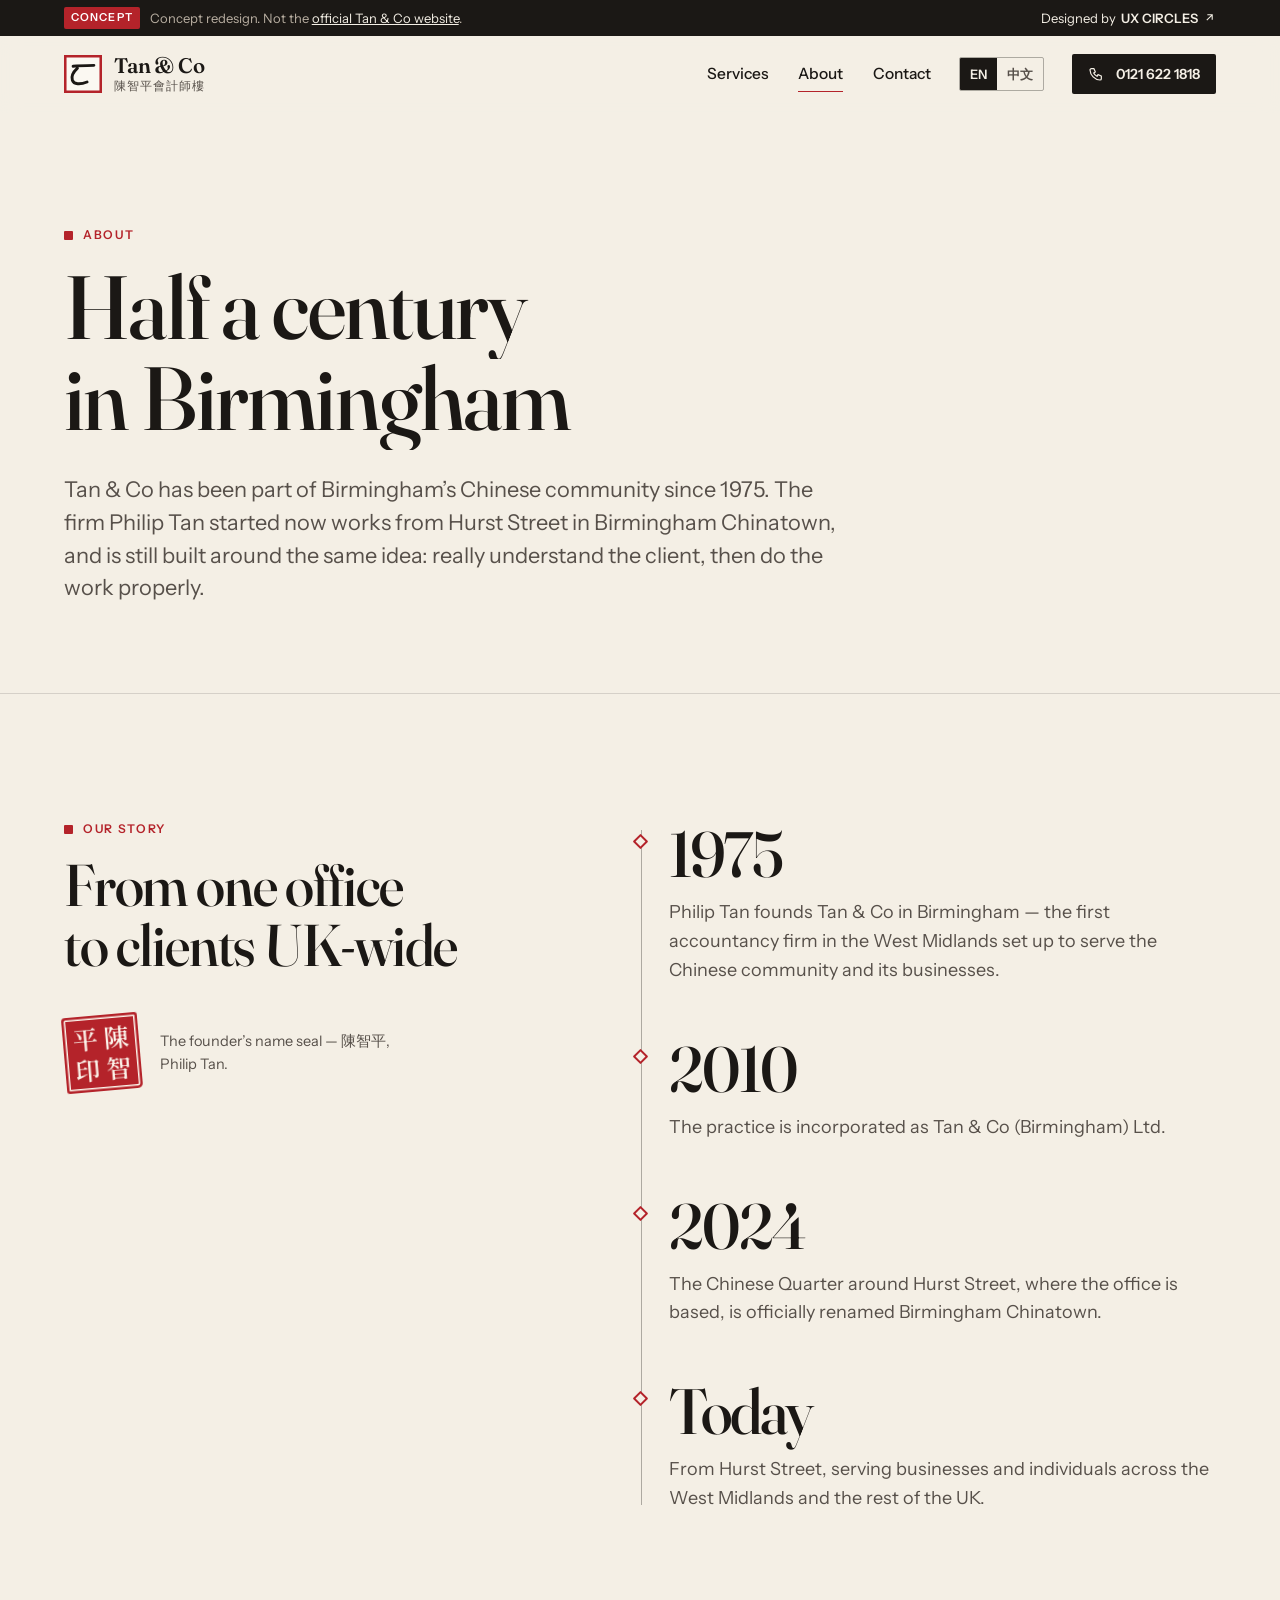
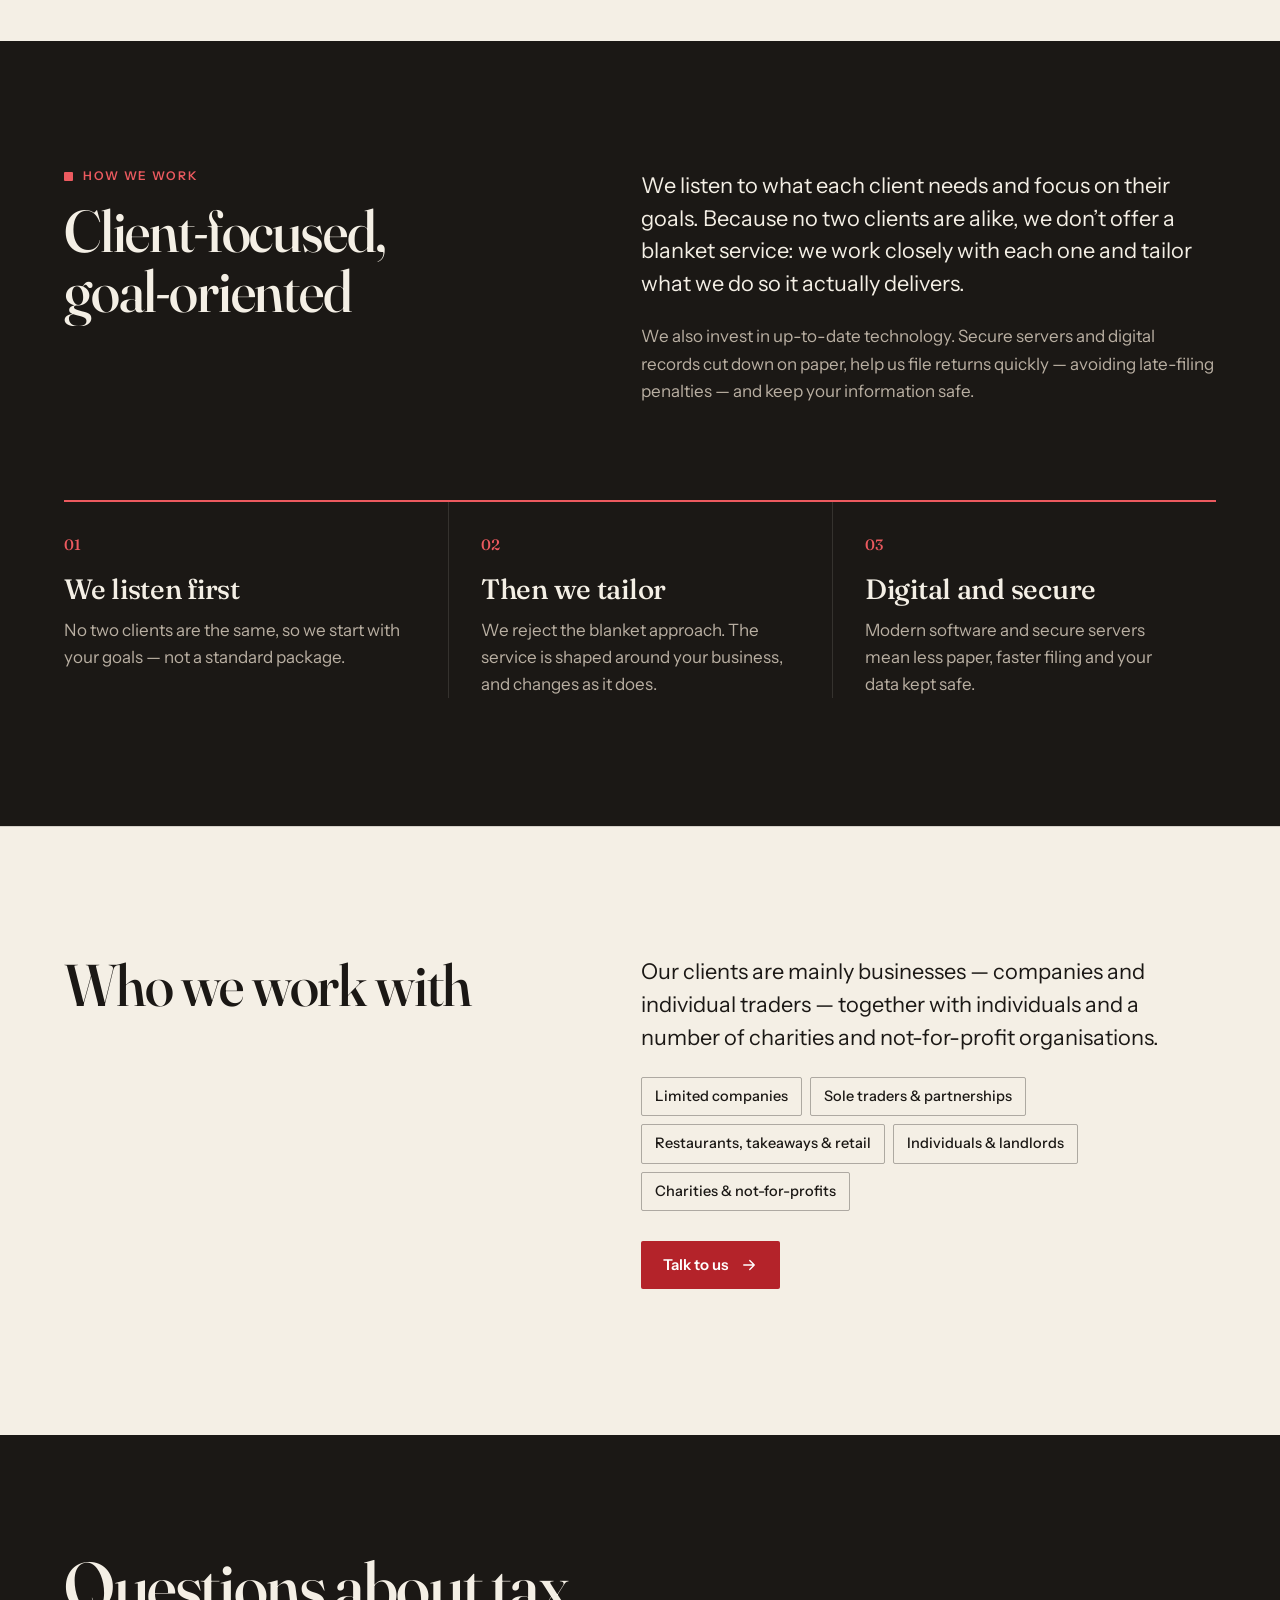
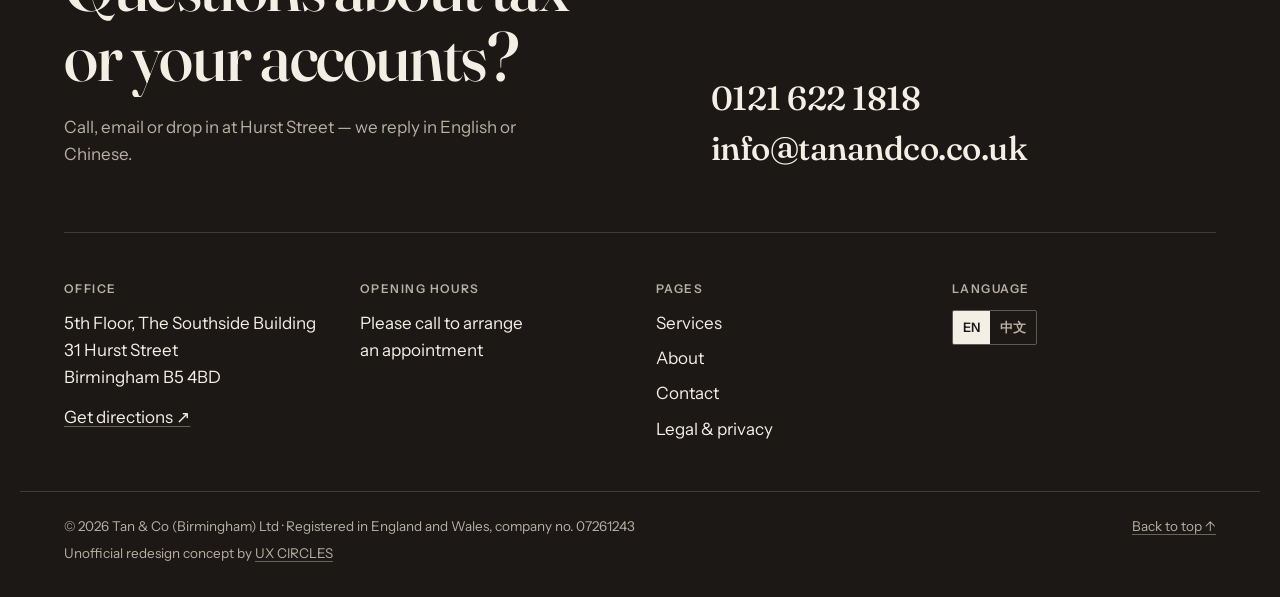
<file: about.html>
<!doctype html>
<html lang="en-GB">
<head>
<meta charset="utf-8">
<meta name="viewport" content="width=device-width, initial-scale=1">
<title>About — Birmingham’s Chinese-community accountants since 1975 | Tan &amp; Co</title>
<meta name="description" content="Founded by Philip Tan in 1975, Tan &amp; Co was the first accountancy firm in the West Midlands for the Chinese community. Still on Hurst Street, Birmingham.">
<link rel="canonical" href="https://www.tanandco.co.uk/about.html">
<link rel="alternate" hreflang="en-GB" href="https://www.tanandco.co.uk/about.html">
<link rel="alternate" hreflang="zh-Hant" href="https://www.tanandco.co.uk/zh/about.html">
<link rel="alternate" hreflang="x-default" href="https://www.tanandco.co.uk/about.html">
<meta property="og:title" content="About — Birmingham’s Chinese-community accountants since 1975 | Tan &amp; Co">
<meta property="og:description" content="Founded by Philip Tan in 1975, Tan &amp; Co was the first accountancy firm in the West Midlands for the Chinese community. Still on Hurst Street, Birmingham.">
<meta property="og:type" content="website">
<meta property="og:locale" content="en_GB">
<meta name="theme-color" content="#f4efe5">
<link rel="icon" href="assets/img/favicon.svg" type="image/svg+xml">
<link rel="icon" href="assets/img/favicon.png" type="image/png" sizes="64x64">
<link rel="apple-touch-icon" href="assets/img/apple-touch-icon.png">
<link rel="preload" href="assets/fonts/fraunces.woff2" as="font" type="font/woff2" crossorigin>
<link rel="preload" href="assets/fonts/instrument-sans.woff2" as="font" type="font/woff2" crossorigin>
<link rel="stylesheet" href="assets/css/style.css?v=e826e8e5">
<script>document.documentElement.classList.add("js")</script>
<script type="application/ld+json">{"@context": "https://schema.org", "@type": "AccountingService", "name": "Tan & Co Accountants", "alternateName": ["陳智平會計師樓", "Tan & Co (Birmingham) Ltd"], "url": "https://www.tanandco.co.uk/", "telephone": "+44 121 622 1818", "email": "info@tanandco.co.uk", "foundingDate": "1975", "founder": {"@type": "Person", "name": "Philip Tan"}, "address": {"@type": "PostalAddress", "streetAddress": "5th Floor, The Southside Building, 31 Hurst Street", "addressLocality": "Birmingham", "postalCode": "B5 4BD", "addressCountry": "GB"}, "areaServed": ["West Midlands", "United Kingdom"], "knowsLanguage": ["en", "zh"]}</script>
</head>
<body class="about">
<a class="skip" href="#main">Skip to content</a>
<div class="concept-bar" role="note">
  <div class="wrap concept-inner">
    <p><span class="concept-tag">Concept</span><span class="concept-long">Concept redesign. Not the <a href="https://tanandco.co.uk/" target="_blank" rel="noopener">official Tan &amp; Co website</a>.</span></p>
    <a href="https://ux-circles.com/professionals" target="_blank" rel="noopener"><span class="concept-by">Designed by </span><strong>UX CIRCLES</strong> <svg viewBox="0 0 24 24" aria-hidden="true"><path d="M7 17 17 7M8 7h9v9"/></svg></a>
  </div>
</div>
<header class="site-header" data-header>
  <div class="wrap header-inner">
    <a class="brand" href="./" aria-label="Tan &amp; Co Accountants — home">
      <svg class="mark" viewBox="0 0 30 30" aria-hidden="true">
  <path class="mark-frame" d="M1 1h28v28H1z"/>
  <path class="mark-stroke" d="M7.2 8.9c4.6-.5 10.4-.6 16.4-.7M10.6 10.4C7.4 13.4 5.6 17 6.6 19.9c1.2 3.4 6.1 3.6 11.6 1.4"/>
</svg>
      <span class="brand-text"><span class="brand-name">Tan &amp; Co</span><span class="brand-sub" lang="zh-Hant">陳智平會計師樓</span></span>
    </a>
    <nav class="main-nav" aria-label="Main"><a href="services.html">Services</a><a href="about.html" aria-current="page">About</a><a href="contact.html">Contact</a></nav>
    <div class="lang" role="group" aria-label="Language / 語言"><a href="about.html" lang="en-GB" hreflang="en-GB" aria-current="true">EN</a><a href="zh/about.html" lang="zh-Hant" hreflang="zh-Hant">中文</a></div>
    <a class="btn btn-ink header-cta" href="tel:+441216221818"><svg viewBox="0 0 24 24" aria-hidden="true"><path d="M5 4h4l2 5-2.5 1.5a11 11 0 0 0 5 5L15 13l5 2v4a2 2 0 0 1-2 2A16 16 0 0 1 3 6a2 2 0 0 1 2-2"/></svg><span>0121 622 1818</span></a>
    <button class="menu-btn" aria-expanded="false" aria-controls="menu"><span class="menu-lines"><span></span><span></span></span><span class="sr">Menu</span></button>
  </div>
</header>
<div class="menu" id="menu" hidden>
  <div class="wrap menu-inner">
    <ul class="menu-links"><li><a href="services.html"><span class="mn">01</span>Services</a></li><li><a href="about.html" aria-current="page"><span class="mn">02</span>About</a></li><li><a href="contact.html"><span class="mn">03</span>Contact</a></li></ul>
    <div class="menu-foot">
      <a href="tel:+441216221818">0121 622 1818</a>
      <a href="mailto:info@tanandco.co.uk">info@tanandco.co.uk</a>
      <div class="lang" role="group" aria-label="Language / 語言"><a href="about.html" lang="en-GB" hreflang="en-GB" aria-current="true">EN</a><a href="zh/about.html" lang="zh-Hant" hreflang="zh-Hant">中文</a></div>
    </div>
  </div>
</div>
<main id="main">

<section class="page-hero">
  <div class="wrap">
    <p class="label reveal-up">About</p>
    <h1 class="page-title split"><span class="line"><span>Half a century</span></span><span class="line"><span>in Birmingham</span></span></h1>
    <p class="page-lead reveal-up">Tan &amp; Co has been part of Birmingham’s Chinese community since 1975. The firm Philip Tan started now works from Hurst Street in Birmingham Chinatown, and is still built around the same idea: really understand the client, then do the work properly.</p>
  </div>
</section>

<section class="section" aria-labelledby="tl-h">
  <div class="wrap split-grid">
    <div class="sticky">
      <p class="label reveal-up">Our story</p>
      <h2 class="h2 split" id="tl-h"><span class="line"><span>From one office</span></span><span class="line"><span>to clients UK-wide</span></span></h2>
      <div class="about-seal reveal-up"><span class="seal" aria-hidden="true"><span>陳</span><span>智</span><span>平</span><span>印</span></span><p class="muted">The founder’s name seal — 陳智平, Philip Tan.</p></div>
    </div>
    <ol class="timeline" data-progress>
      <li class="tl-item reveal-up"><span class="tl-y">1975</span><p>Philip Tan founds Tan &amp; Co in Birmingham — the first accountancy firm in the West Midlands set up to serve the Chinese community and its businesses.</p></li>
      <li class="tl-item reveal-up"><span class="tl-y">2010</span><p>The practice is incorporated as Tan &amp; Co (Birmingham) Ltd.</p></li>
      <li class="tl-item reveal-up"><span class="tl-y">2024</span><p>The Chinese Quarter around Hurst Street, where the office is based, is officially renamed Birmingham Chinatown.</p></li>
      <li class="tl-item reveal-up"><span class="tl-y">Today</span><p>From Hurst Street, serving businesses and individuals across the West Midlands and the rest of the UK.</p></li>
    </ol>
  </div>
</section>

<section class="section dark approach" aria-labelledby="app-h">
  <div class="wrap">
    <div class="split-grid">
      <div>
        <p class="label reveal-up">How we work</p>
        <h2 class="h2 split" id="app-h"><span class="line"><span>Client-focused,</span></span><span class="line"><span>goal-oriented</span></span></h2>
      </div>
      <div class="prose">
        <p class="reveal-up lead-p">We listen to what each client needs and focus on their goals. Because no two clients are alike, we don’t offer a blanket service: we work closely with each one and tailor what we do so it actually delivers.</p>
        <p class="reveal-up">We also invest in up-to-date technology. Secure servers and digital records cut down on paper, help us file returns quickly — avoiding late-filing penalties — and keep your information safe.</p>
      </div>
    </div>
    <ol class="app-list">
      <li class="app-item reveal-up"><span class="app-n">01</span><h3>We listen first</h3><p>No two clients are the same, so we start with your goals — not a standard package.</p></li>
      <li class="app-item reveal-up"><span class="app-n">02</span><h3>Then we tailor</h3><p>We reject the blanket approach. The service is shaped around your business, and changes as it does.</p></li>
      <li class="app-item reveal-up"><span class="app-n">03</span><h3>Digital and secure</h3><p>Modern software and secure servers mean less paper, faster filing and your data kept safe.</p></li>
    </ol>
  </div>
</section>

<section class="section" aria-labelledby="who-h">
  <div class="wrap split-grid">
    <h2 class="h2 split" id="who-h"><span class="line"><span>Who we work with</span></span></h2>
    <div class="prose">
      <p class="reveal-up lead-p">Our clients are mainly businesses — companies and individual traders — together with individuals and a number of charities and not-for-profit organisations.</p>
      <ul class="tags reveal-up"><li>Limited companies</li><li>Sole traders &amp; partnerships</li><li>Restaurants, takeaways &amp; retail</li><li>Individuals &amp; landlords</li><li>Charities &amp; not-for-profits</li></ul>
      <p class="reveal-up"><a class="btn btn-red" href="contact.html"><span>Talk to us</span><svg viewBox="0 0 24 24" aria-hidden="true"><path d="M5 12h14M13 6l6 6-6 6"/></svg></a></p>
    </div>
  </div>
</section>

</main>
<footer class="site-footer">
  <div class="wrap">
    <div class="footer-top">
      <div>
        <h2 class="footer-q split"><span class="line"><span>Questions about tax</span></span><span class="line"><span>or your accounts?</span></span></h2>
        <p class="footer-lead">Call, email or drop in at Hurst Street — we reply in English or Chinese.</p>
      </div>
      <div class="footer-contact">
        <a class="big-link" href="tel:+441216221818">0121 622 1818</a>
        <a class="big-link" href="mailto:info@tanandco.co.uk">info@tanandco.co.uk</a>
      </div>
    </div>
    <div class="footer-grid">
      <div><h3 class="f-h">Office</h3><p>5th Floor, The Southside Building<br>31 Hurst Street<br>Birmingham B5 4BD</p><p><a class="u" href="https://www.google.com/maps/search/?api=1&query=The+Southside+Building+31+Hurst+Street+Birmingham+B5+4BD" rel="noopener" target="_blank">Get directions ↗</a></p></div>
      <div><h3 class="f-h">Opening hours</h3><p>Please call to arrange<br>an appointment</p></div>
      <div><h3 class="f-h">Pages</h3><ul class="f-links"><li><a href="services.html">Services</a></li><li><a href="about.html">About</a></li><li><a href="contact.html">Contact</a></li><li><a href="legal.html">Legal &amp; privacy</a></li></ul></div>
      <div><h3 class="f-h">Language</h3><div class="lang" role="group" aria-label="Language / 語言"><a href="about.html" lang="en-GB" hreflang="en-GB" aria-current="true">EN</a><a href="zh/about.html" lang="zh-Hant" hreflang="zh-Hant">中文</a></div></div>
    </div>
  </div>
  <div class="wrap footer-base">
    <span>© <span data-year>2026</span> Tan &amp; Co (Birmingham) Ltd · Registered in England and Wales, company no. 07261243<br><span class="concept-note">Unofficial redesign concept by <a class="u" href="https://ux-circles.com/professionals" target="_blank" rel="noopener">UX CIRCLES</a></span></span>
    <a href="#main" class="u">Back to top ↑</a>
  </div>
</footer>
<nav class="action-bar" aria-label="Quick contact">
  <a href="tel:+441216221818"><svg viewBox="0 0 24 24" aria-hidden="true"><path d="M5 4h4l2 5-2.5 1.5a11 11 0 0 0 5 5L15 13l5 2v4a2 2 0 0 1-2 2A16 16 0 0 1 3 6a2 2 0 0 1 2-2"/></svg><span>Call</span></a>
  <a href="mailto:info@tanandco.co.uk"><svg viewBox="0 0 24 24" aria-hidden="true"><rect x="3" y="5" width="18" height="14" rx="2"/><path d="m3 7 9 6 9-6"/></svg><span>Email</span></a>
  <a href="https://www.google.com/maps/search/?api=1&query=The+Southside+Building+31+Hurst+Street+Birmingham+B5+4BD" target="_blank" rel="noopener"><svg viewBox="0 0 24 24" aria-hidden="true"><path d="M12 21s-7-6.2-7-12a7 7 0 0 1 14 0c0 5.8-7 12-7 12z"/><circle cx="12" cy="9" r="2.5"/></svg><span>Visit</span></a>
</nav>
<script>window.TANCO = {"today": "today", "tomorrow": "tomorrow", "inDays": "in {n} days", "days": "days", "day": "day", "until": "until {date}", "dl": {"jan": "Self Assessment online return and tax due for {ty}", "jul": "Second payment on account for {ty}", "oct5": "Register for Self Assessment if you started self-employment or letting in {ty}", "oct31": "Paper Self Assessment return deadline for {ty}", "mtd": "Making Tax Digital quarterly update to {end} (if you’re in MTD)"}, "calc": {"accounts": "Accounts to Companies House", "ctpay": "Corporation Tax payment", "ct600": "Company Tax Return (CT600)", "cs01": "Confirmation statement (within 14 days of)"}, "mailSubject": "Website enquiry", "mailName": "Name", "mailPhone": "Phone", "mailLang": "Preferred language", "mailService": "Service"};</script>
<script src="assets/js/main.js?v=87f1fec1" defer></script>
</body>
</html>
</file>
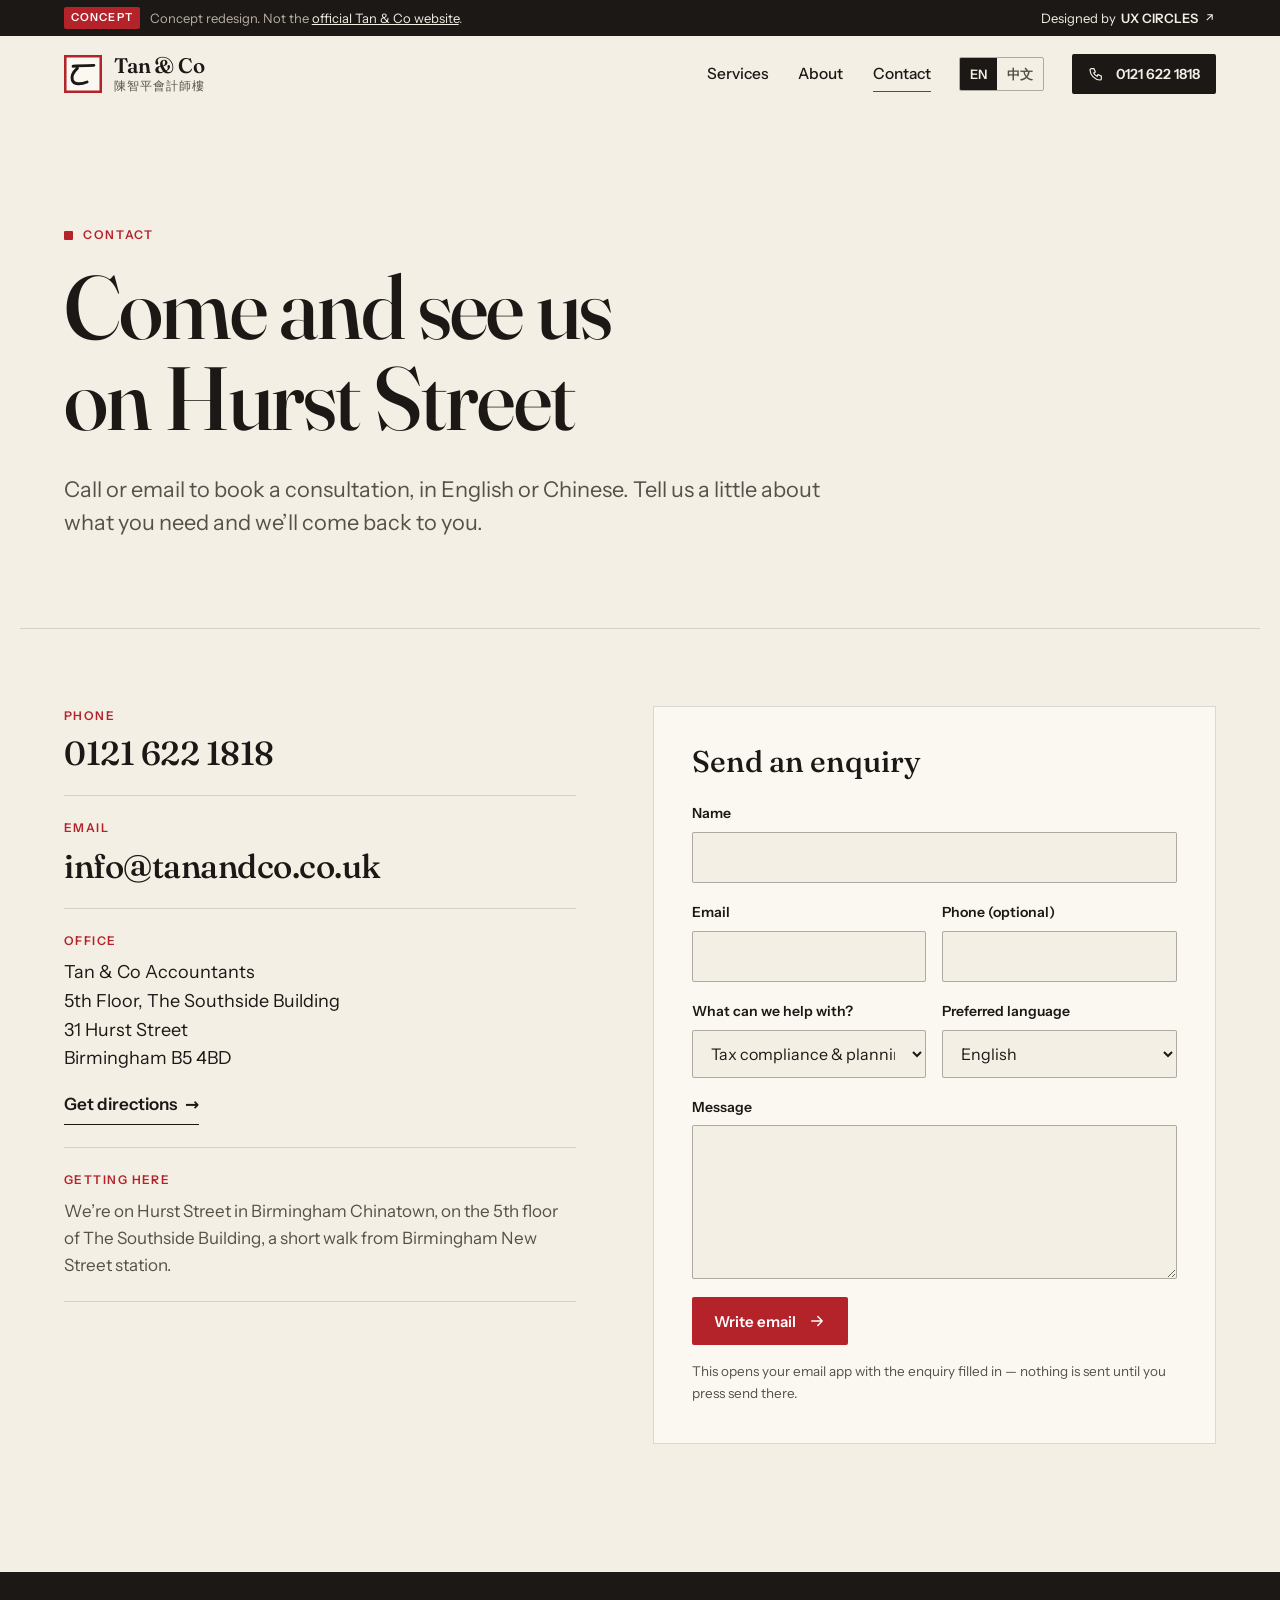
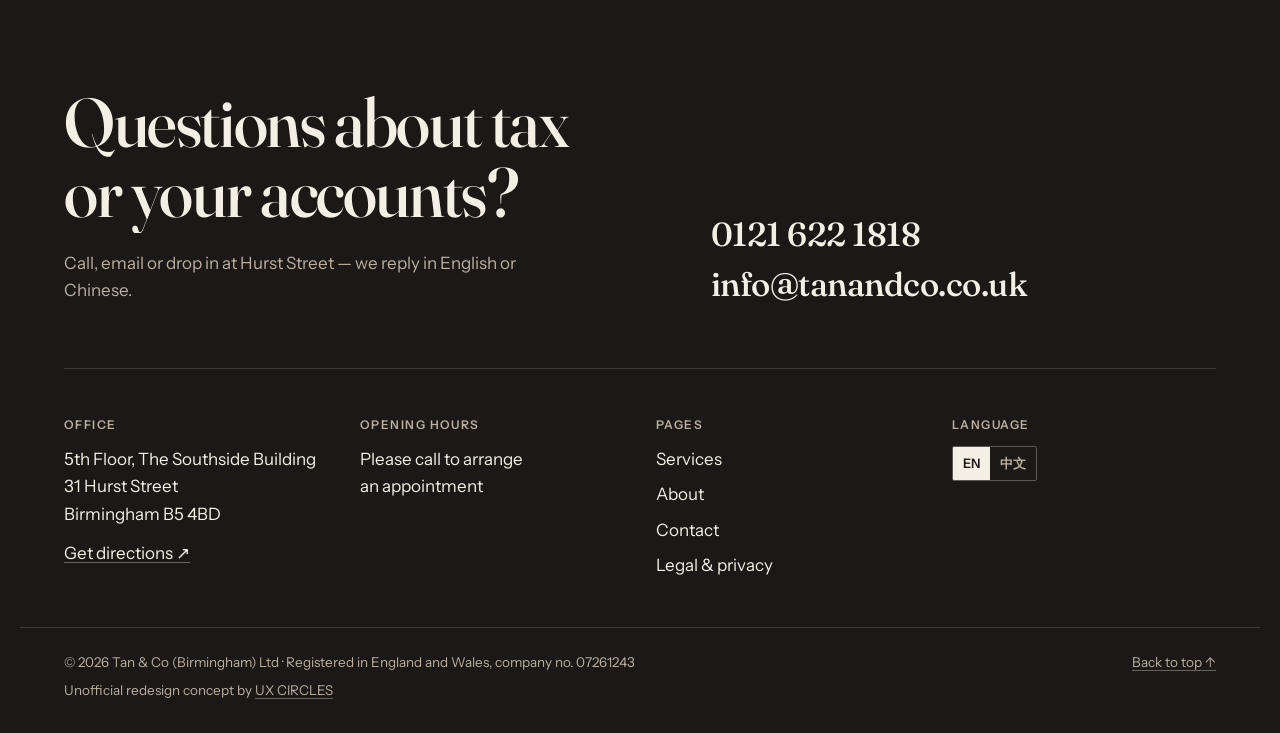
<file: contact.html>
<!doctype html>
<html lang="en-GB">
<head>
<meta charset="utf-8">
<meta name="viewport" content="width=device-width, initial-scale=1">
<title>Contact — 31 Hurst Street, Birmingham B5 4BD | Tan &amp; Co Accountants</title>
<meta name="description" content="Call 0121 622 1818 or email info@tanandco.co.uk. 5th Floor, The Southside Building, 31 Hurst Street, Birmingham B5 4BD.">
<link rel="canonical" href="https://www.tanandco.co.uk/contact.html">
<link rel="alternate" hreflang="en-GB" href="https://www.tanandco.co.uk/contact.html">
<link rel="alternate" hreflang="zh-Hant" href="https://www.tanandco.co.uk/zh/contact.html">
<link rel="alternate" hreflang="x-default" href="https://www.tanandco.co.uk/contact.html">
<meta property="og:title" content="Contact — 31 Hurst Street, Birmingham B5 4BD | Tan &amp; Co Accountants">
<meta property="og:description" content="Call 0121 622 1818 or email info@tanandco.co.uk. 5th Floor, The Southside Building, 31 Hurst Street, Birmingham B5 4BD.">
<meta property="og:type" content="website">
<meta property="og:locale" content="en_GB">
<meta name="theme-color" content="#f4efe5">
<link rel="icon" href="assets/img/favicon.svg" type="image/svg+xml">
<link rel="icon" href="assets/img/favicon.png" type="image/png" sizes="64x64">
<link rel="apple-touch-icon" href="assets/img/apple-touch-icon.png">
<link rel="preload" href="assets/fonts/fraunces.woff2" as="font" type="font/woff2" crossorigin>
<link rel="preload" href="assets/fonts/instrument-sans.woff2" as="font" type="font/woff2" crossorigin>
<link rel="stylesheet" href="assets/css/style.css?v=e826e8e5">
<script>document.documentElement.classList.add("js")</script>
<script type="application/ld+json">{"@context": "https://schema.org", "@type": "AccountingService", "name": "Tan & Co Accountants", "alternateName": ["陳智平會計師樓", "Tan & Co (Birmingham) Ltd"], "url": "https://www.tanandco.co.uk/", "telephone": "+44 121 622 1818", "email": "info@tanandco.co.uk", "foundingDate": "1975", "founder": {"@type": "Person", "name": "Philip Tan"}, "address": {"@type": "PostalAddress", "streetAddress": "5th Floor, The Southside Building, 31 Hurst Street", "addressLocality": "Birmingham", "postalCode": "B5 4BD", "addressCountry": "GB"}, "areaServed": ["West Midlands", "United Kingdom"], "knowsLanguage": ["en", "zh"]}</script>
</head>
<body class="contact">
<a class="skip" href="#main">Skip to content</a>
<div class="concept-bar" role="note">
  <div class="wrap concept-inner">
    <p><span class="concept-tag">Concept</span><span class="concept-long">Concept redesign. Not the <a href="https://tanandco.co.uk/" target="_blank" rel="noopener">official Tan &amp; Co website</a>.</span></p>
    <a href="https://ux-circles.com/professionals" target="_blank" rel="noopener"><span class="concept-by">Designed by </span><strong>UX CIRCLES</strong> <svg viewBox="0 0 24 24" aria-hidden="true"><path d="M7 17 17 7M8 7h9v9"/></svg></a>
  </div>
</div>
<header class="site-header" data-header>
  <div class="wrap header-inner">
    <a class="brand" href="./" aria-label="Tan &amp; Co Accountants — home">
      <svg class="mark" viewBox="0 0 30 30" aria-hidden="true">
  <path class="mark-frame" d="M1 1h28v28H1z"/>
  <path class="mark-stroke" d="M7.2 8.9c4.6-.5 10.4-.6 16.4-.7M10.6 10.4C7.4 13.4 5.6 17 6.6 19.9c1.2 3.4 6.1 3.6 11.6 1.4"/>
</svg>
      <span class="brand-text"><span class="brand-name">Tan &amp; Co</span><span class="brand-sub" lang="zh-Hant">陳智平會計師樓</span></span>
    </a>
    <nav class="main-nav" aria-label="Main"><a href="services.html">Services</a><a href="about.html">About</a><a href="contact.html" aria-current="page">Contact</a></nav>
    <div class="lang" role="group" aria-label="Language / 語言"><a href="contact.html" lang="en-GB" hreflang="en-GB" aria-current="true">EN</a><a href="zh/contact.html" lang="zh-Hant" hreflang="zh-Hant">中文</a></div>
    <a class="btn btn-ink header-cta" href="tel:+441216221818"><svg viewBox="0 0 24 24" aria-hidden="true"><path d="M5 4h4l2 5-2.5 1.5a11 11 0 0 0 5 5L15 13l5 2v4a2 2 0 0 1-2 2A16 16 0 0 1 3 6a2 2 0 0 1 2-2"/></svg><span>0121 622 1818</span></a>
    <button class="menu-btn" aria-expanded="false" aria-controls="menu"><span class="menu-lines"><span></span><span></span></span><span class="sr">Menu</span></button>
  </div>
</header>
<div class="menu" id="menu" hidden>
  <div class="wrap menu-inner">
    <ul class="menu-links"><li><a href="services.html"><span class="mn">01</span>Services</a></li><li><a href="about.html"><span class="mn">02</span>About</a></li><li><a href="contact.html" aria-current="page"><span class="mn">03</span>Contact</a></li></ul>
    <div class="menu-foot">
      <a href="tel:+441216221818">0121 622 1818</a>
      <a href="mailto:info@tanandco.co.uk">info@tanandco.co.uk</a>
      <div class="lang" role="group" aria-label="Language / 語言"><a href="contact.html" lang="en-GB" hreflang="en-GB" aria-current="true">EN</a><a href="zh/contact.html" lang="zh-Hant" hreflang="zh-Hant">中文</a></div>
    </div>
  </div>
</div>
<main id="main">

<section class="page-hero">
  <div class="wrap">
    <p class="label reveal-up">Contact</p>
    <h1 class="page-title split"><span class="line"><span>Come and see us</span></span><span class="line"><span>on Hurst Street</span></span></h1>
    <p class="page-lead reveal-up">Call or email to book a consultation, in English or Chinese. Tell us a little about what you need and we’ll come back to you.</p>
  </div>
</section>
<section class="section contact-sec">
  <div class="wrap contact-grid">
    <div class="contact-details">
      <dl class="cd">
        <div class="reveal-up"><dt>Phone</dt><dd><a class="big-link" href="tel:+441216221818">0121 622 1818</a></dd></div>
        <div class="reveal-up"><dt>Email</dt><dd><a class="big-link" href="mailto:info@tanandco.co.uk">info@tanandco.co.uk</a></dd></div>
        <div class="reveal-up"><dt>Office</dt><dd><address>Tan &amp; Co Accountants<br>5th Floor, The Southside Building<br>31 Hurst Street<br>Birmingham B5 4BD</address><a class="btn-text" href="https://www.google.com/maps/search/?api=1&query=The+Southside+Building+31+Hurst+Street+Birmingham+B5+4BD" target="_blank" rel="noopener">Get directions</a></dd></div>
        <div class="reveal-up"><dt>Getting here</dt><dd><p>We’re on Hurst Street in Birmingham Chinatown, on the 5th floor of The Southside Building, a short walk from Birmingham New Street station.</p></dd></div>
      </dl>
    </div>
    <form class="form reveal-up" data-contact-form novalidate>
      <h2 class="form-h">Send an enquiry</h2>
      <div class="field"><label for="f-name">Name</label><input id="f-name" name="name" autocomplete="name" required></div>
      <div class="field-row">
        <div class="field"><label for="f-email">Email</label><input id="f-email" name="email" type="email" autocomplete="email" required></div>
        <div class="field"><label for="f-phone">Phone (optional)</label><input id="f-phone" name="phone" type="tel" autocomplete="tel"></div>
      </div>
      <div class="field-row">
        <div class="field"><label for="f-service">What can we help with?</label><select id="f-service" name="service"><option value="Tax compliance &amp; planning" data-id="tax">Tax compliance &amp; planning</option><option value="Business start-up or reorganisation" data-id="startups">Business start-up or reorganisation</option><option value="Accounts, bookkeeping or payroll" data-id="accounts">Accounts, bookkeeping or payroll</option><option value="Something else" data-id="other">Something else</option></select></div>
        <div class="field"><label for="f-lang">Preferred language</label><select id="f-lang" name="lang"><option>English</option><option>Chinese 中文</option></select></div>
      </div>
      <div class="field"><label for="f-msg">Message</label><textarea id="f-msg" name="message" rows="5" required></textarea></div>
      <p class="form-err" data-form-error hidden role="alert">Please add your name, a valid email address and a message.</p>
      <button class="btn btn-red" type="submit"><span>Write email</span><svg viewBox="0 0 24 24" aria-hidden="true"><path d="M5 12h14M13 6l6 6-6 6"/></svg></button>
      <p class="form-note">This opens your email app with the enquiry filled in — nothing is sent until you press send there.</p>
    </form>
  </div>
</section>

</main>
<footer class="site-footer">
  <div class="wrap">
    <div class="footer-top">
      <div>
        <h2 class="footer-q split"><span class="line"><span>Questions about tax</span></span><span class="line"><span>or your accounts?</span></span></h2>
        <p class="footer-lead">Call, email or drop in at Hurst Street — we reply in English or Chinese.</p>
      </div>
      <div class="footer-contact">
        <a class="big-link" href="tel:+441216221818">0121 622 1818</a>
        <a class="big-link" href="mailto:info@tanandco.co.uk">info@tanandco.co.uk</a>
      </div>
    </div>
    <div class="footer-grid">
      <div><h3 class="f-h">Office</h3><p>5th Floor, The Southside Building<br>31 Hurst Street<br>Birmingham B5 4BD</p><p><a class="u" href="https://www.google.com/maps/search/?api=1&query=The+Southside+Building+31+Hurst+Street+Birmingham+B5+4BD" rel="noopener" target="_blank">Get directions ↗</a></p></div>
      <div><h3 class="f-h">Opening hours</h3><p>Please call to arrange<br>an appointment</p></div>
      <div><h3 class="f-h">Pages</h3><ul class="f-links"><li><a href="services.html">Services</a></li><li><a href="about.html">About</a></li><li><a href="contact.html">Contact</a></li><li><a href="legal.html">Legal &amp; privacy</a></li></ul></div>
      <div><h3 class="f-h">Language</h3><div class="lang" role="group" aria-label="Language / 語言"><a href="contact.html" lang="en-GB" hreflang="en-GB" aria-current="true">EN</a><a href="zh/contact.html" lang="zh-Hant" hreflang="zh-Hant">中文</a></div></div>
    </div>
  </div>
  <div class="wrap footer-base">
    <span>© <span data-year>2026</span> Tan &amp; Co (Birmingham) Ltd · Registered in England and Wales, company no. 07261243<br><span class="concept-note">Unofficial redesign concept by <a class="u" href="https://ux-circles.com/professionals" target="_blank" rel="noopener">UX CIRCLES</a></span></span>
    <a href="#main" class="u">Back to top ↑</a>
  </div>
</footer>
<nav class="action-bar" aria-label="Quick contact">
  <a href="tel:+441216221818"><svg viewBox="0 0 24 24" aria-hidden="true"><path d="M5 4h4l2 5-2.5 1.5a11 11 0 0 0 5 5L15 13l5 2v4a2 2 0 0 1-2 2A16 16 0 0 1 3 6a2 2 0 0 1 2-2"/></svg><span>Call</span></a>
  <a href="mailto:info@tanandco.co.uk"><svg viewBox="0 0 24 24" aria-hidden="true"><rect x="3" y="5" width="18" height="14" rx="2"/><path d="m3 7 9 6 9-6"/></svg><span>Email</span></a>
  <a href="https://www.google.com/maps/search/?api=1&query=The+Southside+Building+31+Hurst+Street+Birmingham+B5+4BD" target="_blank" rel="noopener"><svg viewBox="0 0 24 24" aria-hidden="true"><path d="M12 21s-7-6.2-7-12a7 7 0 0 1 14 0c0 5.8-7 12-7 12z"/><circle cx="12" cy="9" r="2.5"/></svg><span>Visit</span></a>
</nav>
<script>window.TANCO = {"today": "today", "tomorrow": "tomorrow", "inDays": "in {n} days", "days": "days", "day": "day", "until": "until {date}", "dl": {"jan": "Self Assessment online return and tax due for {ty}", "jul": "Second payment on account for {ty}", "oct5": "Register for Self Assessment if you started self-employment or letting in {ty}", "oct31": "Paper Self Assessment return deadline for {ty}", "mtd": "Making Tax Digital quarterly update to {end} (if you’re in MTD)"}, "calc": {"accounts": "Accounts to Companies House", "ctpay": "Corporation Tax payment", "ct600": "Company Tax Return (CT600)", "cs01": "Confirmation statement (within 14 days of)"}, "mailSubject": "Website enquiry", "mailName": "Name", "mailPhone": "Phone", "mailLang": "Preferred language", "mailService": "Service"};</script>
<script src="assets/js/main.js?v=87f1fec1" defer></script>
</body>
</html>
</file>
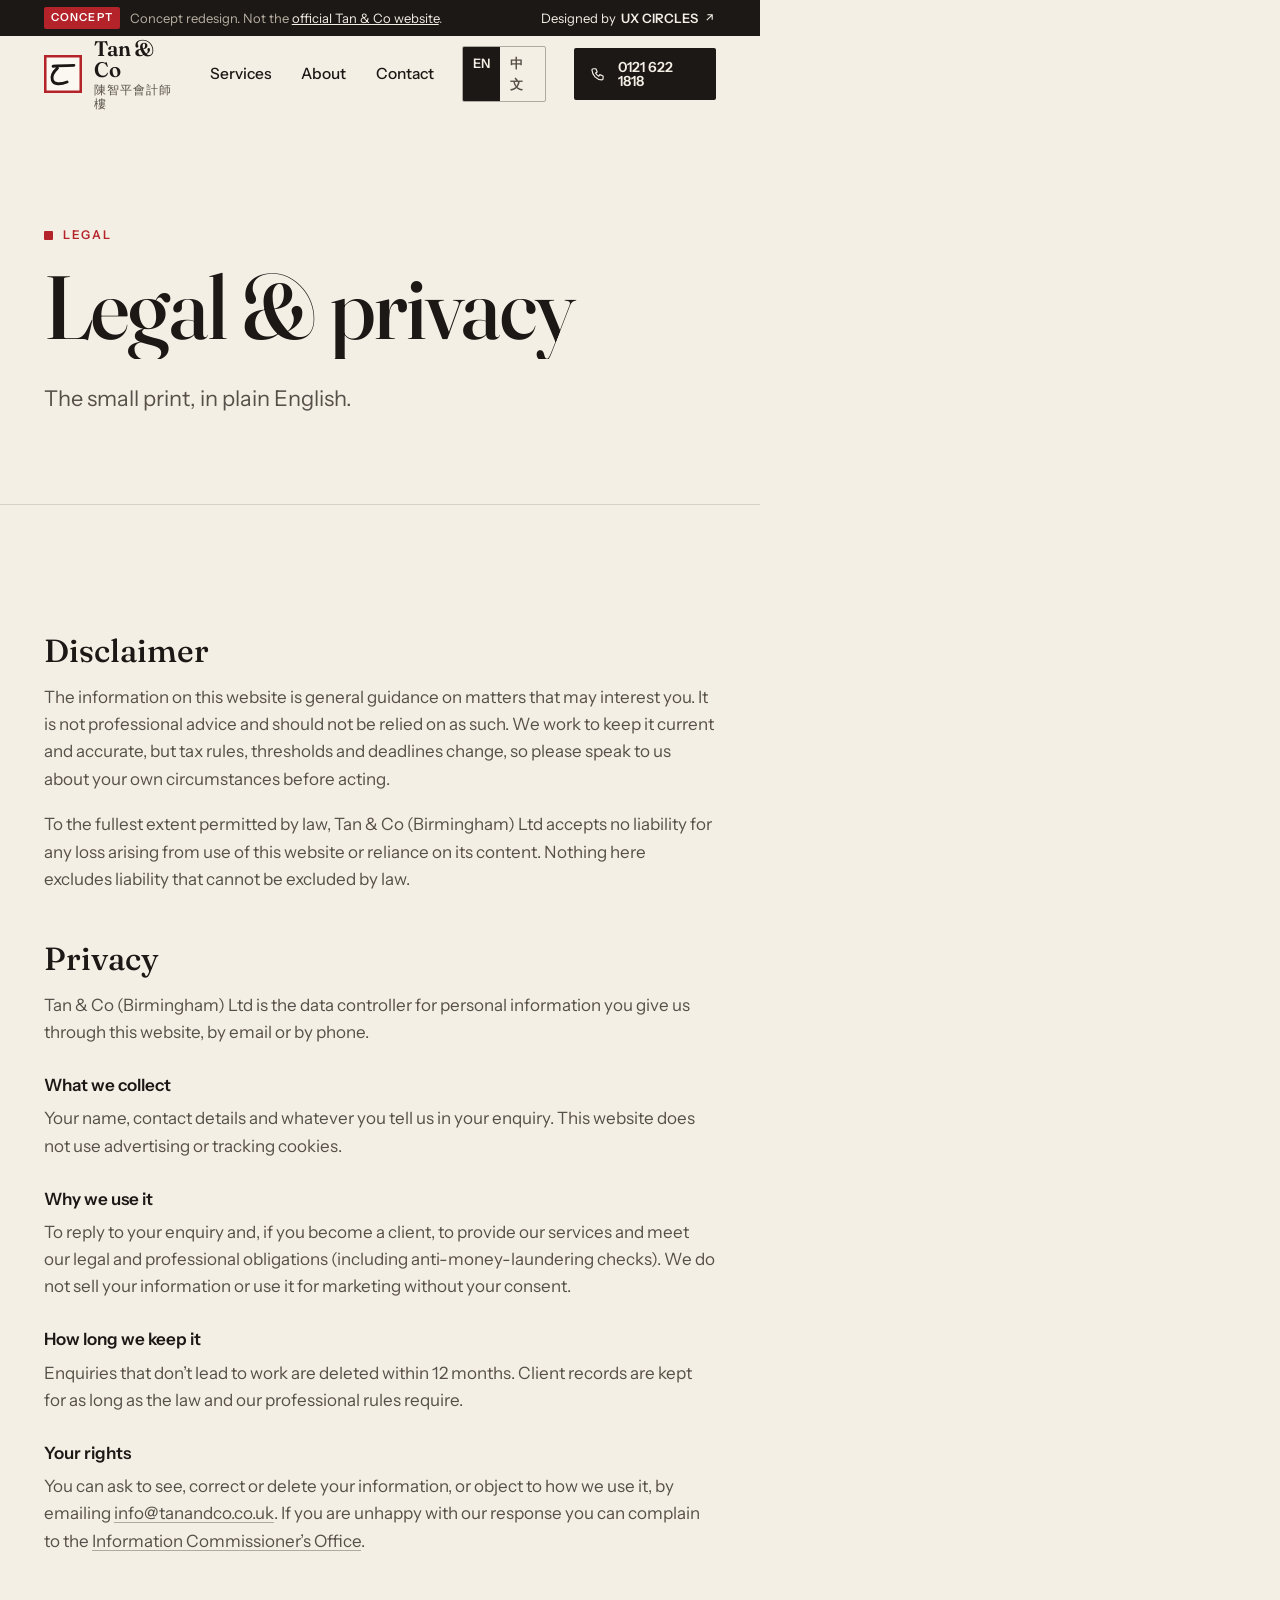
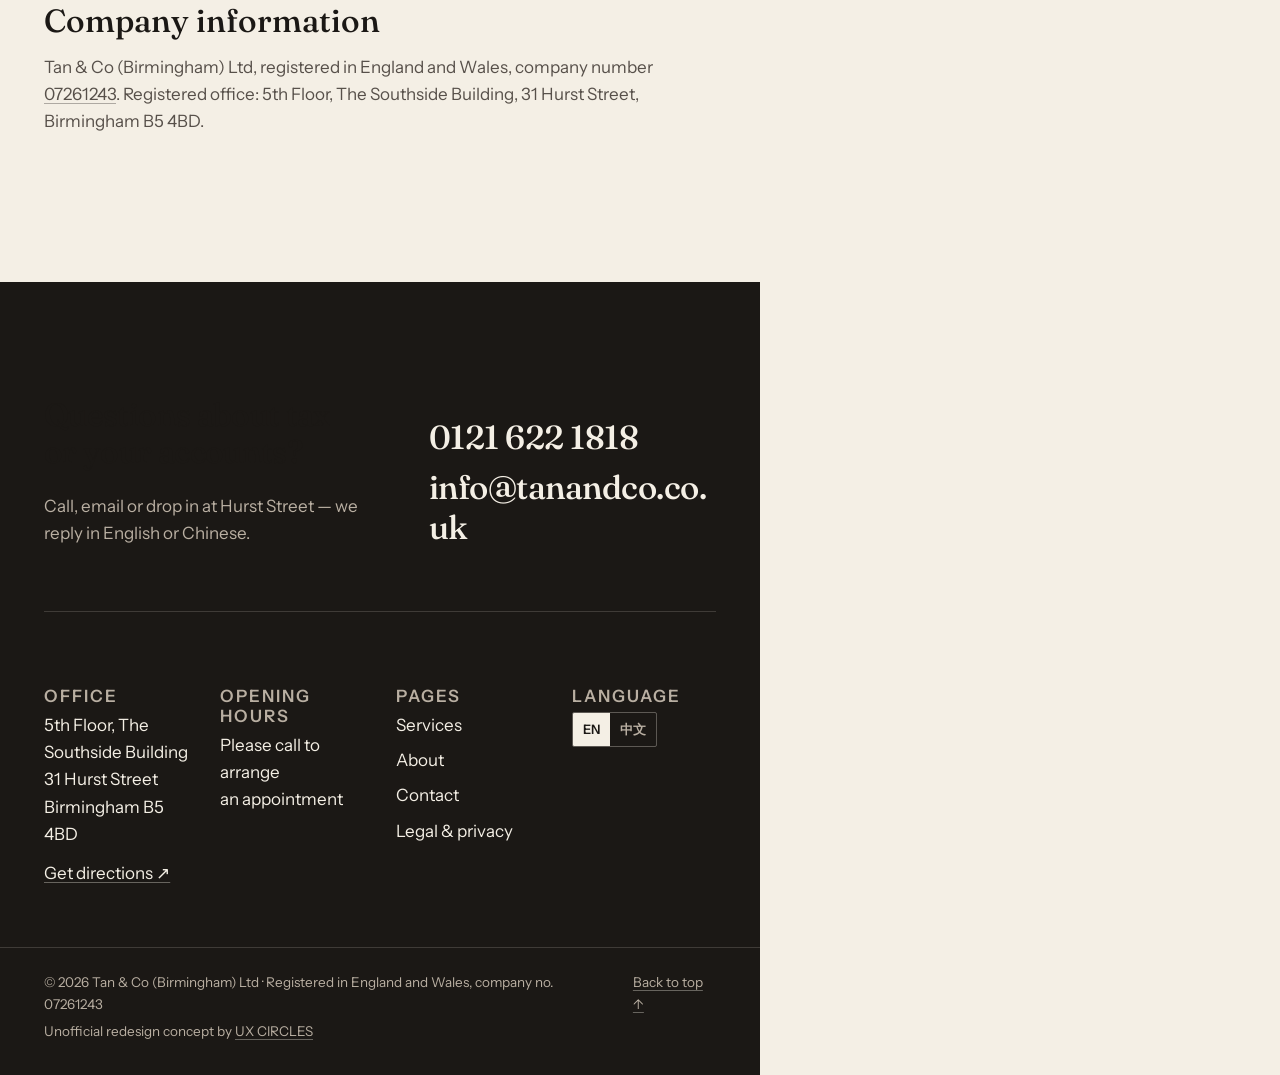
<file: legal.html>
<!doctype html>
<html lang="en-GB">
<head>
<meta charset="utf-8">
<meta name="viewport" content="width=device-width, initial-scale=1">
<title>Legal &amp; privacy | Tan &amp; Co Accountants</title>
<meta name="description" content="Website disclaimer, privacy notice and company information for Tan &amp; Co (Birmingham) Ltd.">
<link rel="canonical" href="https://www.tanandco.co.uk/legal.html">
<link rel="alternate" hreflang="en-GB" href="https://www.tanandco.co.uk/legal.html">
<link rel="alternate" hreflang="zh-Hant" href="https://www.tanandco.co.uk/zh/legal.html">
<link rel="alternate" hreflang="x-default" href="https://www.tanandco.co.uk/legal.html">
<meta property="og:title" content="Legal &amp; privacy | Tan &amp; Co Accountants">
<meta property="og:description" content="Website disclaimer, privacy notice and company information for Tan &amp; Co (Birmingham) Ltd.">
<meta property="og:type" content="website">
<meta property="og:locale" content="en_GB">
<meta name="theme-color" content="#f4efe5">
<link rel="icon" href="assets/img/favicon.svg" type="image/svg+xml">
<link rel="icon" href="assets/img/favicon.png" type="image/png" sizes="64x64">
<link rel="apple-touch-icon" href="assets/img/apple-touch-icon.png">
<link rel="preload" href="assets/fonts/fraunces.woff2" as="font" type="font/woff2" crossorigin>
<link rel="preload" href="assets/fonts/instrument-sans.woff2" as="font" type="font/woff2" crossorigin>
<link rel="stylesheet" href="assets/css/style.css?v=e826e8e5">
<script>document.documentElement.classList.add("js")</script>
<script type="application/ld+json">{"@context": "https://schema.org", "@type": "AccountingService", "name": "Tan & Co Accountants", "alternateName": ["陳智平會計師樓", "Tan & Co (Birmingham) Ltd"], "url": "https://www.tanandco.co.uk/", "telephone": "+44 121 622 1818", "email": "info@tanandco.co.uk", "foundingDate": "1975", "founder": {"@type": "Person", "name": "Philip Tan"}, "address": {"@type": "PostalAddress", "streetAddress": "5th Floor, The Southside Building, 31 Hurst Street", "addressLocality": "Birmingham", "postalCode": "B5 4BD", "addressCountry": "GB"}, "areaServed": ["West Midlands", "United Kingdom"], "knowsLanguage": ["en", "zh"]}</script>
</head>
<body class="legal">
<a class="skip" href="#main">Skip to content</a>
<div class="concept-bar" role="note">
  <div class="wrap concept-inner">
    <p><span class="concept-tag">Concept</span><span class="concept-long">Concept redesign. Not the <a href="https://tanandco.co.uk/" target="_blank" rel="noopener">official Tan &amp; Co website</a>.</span></p>
    <a href="https://ux-circles.com/professionals" target="_blank" rel="noopener"><span class="concept-by">Designed by </span><strong>UX CIRCLES</strong> <svg viewBox="0 0 24 24" aria-hidden="true"><path d="M7 17 17 7M8 7h9v9"/></svg></a>
  </div>
</div>
<header class="site-header" data-header>
  <div class="wrap header-inner">
    <a class="brand" href="./" aria-label="Tan &amp; Co Accountants — home">
      <svg class="mark" viewBox="0 0 30 30" aria-hidden="true">
  <path class="mark-frame" d="M1 1h28v28H1z"/>
  <path class="mark-stroke" d="M7.2 8.9c4.6-.5 10.4-.6 16.4-.7M10.6 10.4C7.4 13.4 5.6 17 6.6 19.9c1.2 3.4 6.1 3.6 11.6 1.4"/>
</svg>
      <span class="brand-text"><span class="brand-name">Tan &amp; Co</span><span class="brand-sub" lang="zh-Hant">陳智平會計師樓</span></span>
    </a>
    <nav class="main-nav" aria-label="Main"><a href="services.html">Services</a><a href="about.html">About</a><a href="contact.html">Contact</a></nav>
    <div class="lang" role="group" aria-label="Language / 語言"><a href="legal.html" lang="en-GB" hreflang="en-GB" aria-current="true">EN</a><a href="zh/legal.html" lang="zh-Hant" hreflang="zh-Hant">中文</a></div>
    <a class="btn btn-ink header-cta" href="tel:+441216221818"><svg viewBox="0 0 24 24" aria-hidden="true"><path d="M5 4h4l2 5-2.5 1.5a11 11 0 0 0 5 5L15 13l5 2v4a2 2 0 0 1-2 2A16 16 0 0 1 3 6a2 2 0 0 1 2-2"/></svg><span>0121 622 1818</span></a>
    <button class="menu-btn" aria-expanded="false" aria-controls="menu"><span class="menu-lines"><span></span><span></span></span><span class="sr">Menu</span></button>
  </div>
</header>
<div class="menu" id="menu" hidden>
  <div class="wrap menu-inner">
    <ul class="menu-links"><li><a href="services.html"><span class="mn">01</span>Services</a></li><li><a href="about.html"><span class="mn">02</span>About</a></li><li><a href="contact.html"><span class="mn">03</span>Contact</a></li></ul>
    <div class="menu-foot">
      <a href="tel:+441216221818">0121 622 1818</a>
      <a href="mailto:info@tanandco.co.uk">info@tanandco.co.uk</a>
      <div class="lang" role="group" aria-label="Language / 語言"><a href="legal.html" lang="en-GB" hreflang="en-GB" aria-current="true">EN</a><a href="zh/legal.html" lang="zh-Hant" hreflang="zh-Hant">中文</a></div>
    </div>
  </div>
</div>
<main id="main">

<section class="page-hero">
  <div class="wrap">
    <p class="label reveal-up">Legal</p>
    <h1 class="page-title split"><span class="line"><span>Legal &amp; privacy</span></span></h1>
    <p class="page-lead reveal-up">The small print, in plain English.</p>
  </div>
</section>
<section class="section">
  <div class="wrap legal prose" lang="en-GB">
    
    <h2 id="disclaimer">Disclaimer</h2>
    <p>The information on this website is general guidance on matters that may interest you. It is not professional advice and should not be relied on as such. We work to keep it current and accurate, but tax rules, thresholds and deadlines change, so please speak to us about your own circumstances before acting.</p>
    <p>To the fullest extent permitted by law, Tan &amp; Co (Birmingham) Ltd accepts no liability for any loss arising from use of this website or reliance on its content. Nothing here excludes liability that cannot be excluded by law.</p>
    <h2 id="privacy">Privacy</h2>
    <p>Tan &amp; Co (Birmingham) Ltd is the data controller for personal information you give us through this website, by email or by phone.</p>
    <h3>What we collect</h3>
    <p>Your name, contact details and whatever you tell us in your enquiry. This website does not use advertising or tracking cookies.</p>
    <h3>Why we use it</h3>
    <p>To reply to your enquiry and, if you become a client, to provide our services and meet our legal and professional obligations (including anti-money-laundering checks). We do not sell your information or use it for marketing without your consent.</p>
    <h3>How long we keep it</h3>
    <p>Enquiries that don’t lead to work are deleted within 12 months. Client records are kept for as long as the law and our professional rules require.</p>
    <h3>Your rights</h3>
    <p>You can ask to see, correct or delete your information, or object to how we use it, by emailing <a class="u" href="mailto:info@tanandco.co.uk">info@tanandco.co.uk</a>. If you are unhappy with our response you can complain to the <a class="u" href="https://ico.org.uk/make-a-complaint/" target="_blank" rel="noopener">Information Commissioner’s Office</a>.</p>
    <h2 id="company">Company information</h2>
    <p>Tan &amp; Co (Birmingham) Ltd, registered in England and Wales, company number <a class="u" href="https://find-and-update.company-information.service.gov.uk/company/07261243" target="_blank" rel="noopener">07261243</a>. Registered office: 5th Floor, The Southside Building, 31 Hurst Street, Birmingham B5 4BD.</p>
  </div>
</section>

</main>
<footer class="site-footer">
  <div class="wrap">
    <div class="footer-top">
      <div>
        <h2 class="footer-q split"><span class="line"><span>Questions about tax</span></span><span class="line"><span>or your accounts?</span></span></h2>
        <p class="footer-lead">Call, email or drop in at Hurst Street — we reply in English or Chinese.</p>
      </div>
      <div class="footer-contact">
        <a class="big-link" href="tel:+441216221818">0121 622 1818</a>
        <a class="big-link" href="mailto:info@tanandco.co.uk">info@tanandco.co.uk</a>
      </div>
    </div>
    <div class="footer-grid">
      <div><h3 class="f-h">Office</h3><p>5th Floor, The Southside Building<br>31 Hurst Street<br>Birmingham B5 4BD</p><p><a class="u" href="https://www.google.com/maps/search/?api=1&query=The+Southside+Building+31+Hurst+Street+Birmingham+B5+4BD" rel="noopener" target="_blank">Get directions ↗</a></p></div>
      <div><h3 class="f-h">Opening hours</h3><p>Please call to arrange<br>an appointment</p></div>
      <div><h3 class="f-h">Pages</h3><ul class="f-links"><li><a href="services.html">Services</a></li><li><a href="about.html">About</a></li><li><a href="contact.html">Contact</a></li><li><a href="legal.html">Legal &amp; privacy</a></li></ul></div>
      <div><h3 class="f-h">Language</h3><div class="lang" role="group" aria-label="Language / 語言"><a href="legal.html" lang="en-GB" hreflang="en-GB" aria-current="true">EN</a><a href="zh/legal.html" lang="zh-Hant" hreflang="zh-Hant">中文</a></div></div>
    </div>
  </div>
  <div class="wrap footer-base">
    <span>© <span data-year>2026</span> Tan &amp; Co (Birmingham) Ltd · Registered in England and Wales, company no. 07261243<br><span class="concept-note">Unofficial redesign concept by <a class="u" href="https://ux-circles.com/professionals" target="_blank" rel="noopener">UX CIRCLES</a></span></span>
    <a href="#main" class="u">Back to top ↑</a>
  </div>
</footer>
<nav class="action-bar" aria-label="Quick contact">
  <a href="tel:+441216221818"><svg viewBox="0 0 24 24" aria-hidden="true"><path d="M5 4h4l2 5-2.5 1.5a11 11 0 0 0 5 5L15 13l5 2v4a2 2 0 0 1-2 2A16 16 0 0 1 3 6a2 2 0 0 1 2-2"/></svg><span>Call</span></a>
  <a href="mailto:info@tanandco.co.uk"><svg viewBox="0 0 24 24" aria-hidden="true"><rect x="3" y="5" width="18" height="14" rx="2"/><path d="m3 7 9 6 9-6"/></svg><span>Email</span></a>
  <a href="https://www.google.com/maps/search/?api=1&query=The+Southside+Building+31+Hurst+Street+Birmingham+B5+4BD" target="_blank" rel="noopener"><svg viewBox="0 0 24 24" aria-hidden="true"><path d="M12 21s-7-6.2-7-12a7 7 0 0 1 14 0c0 5.8-7 12-7 12z"/><circle cx="12" cy="9" r="2.5"/></svg><span>Visit</span></a>
</nav>
<script>window.TANCO = {"today": "today", "tomorrow": "tomorrow", "inDays": "in {n} days", "days": "days", "day": "day", "until": "until {date}", "dl": {"jan": "Self Assessment online return and tax due for {ty}", "jul": "Second payment on account for {ty}", "oct5": "Register for Self Assessment if you started self-employment or letting in {ty}", "oct31": "Paper Self Assessment return deadline for {ty}", "mtd": "Making Tax Digital quarterly update to {end} (if you’re in MTD)"}, "calc": {"accounts": "Accounts to Companies House", "ctpay": "Corporation Tax payment", "ct600": "Company Tax Return (CT600)", "cs01": "Confirmation statement (within 14 days of)"}, "mailSubject": "Website enquiry", "mailName": "Name", "mailPhone": "Phone", "mailLang": "Preferred language", "mailService": "Service"};</script>
<script src="assets/js/main.js?v=87f1fec1" defer></script>
</body>
</html>
</file>
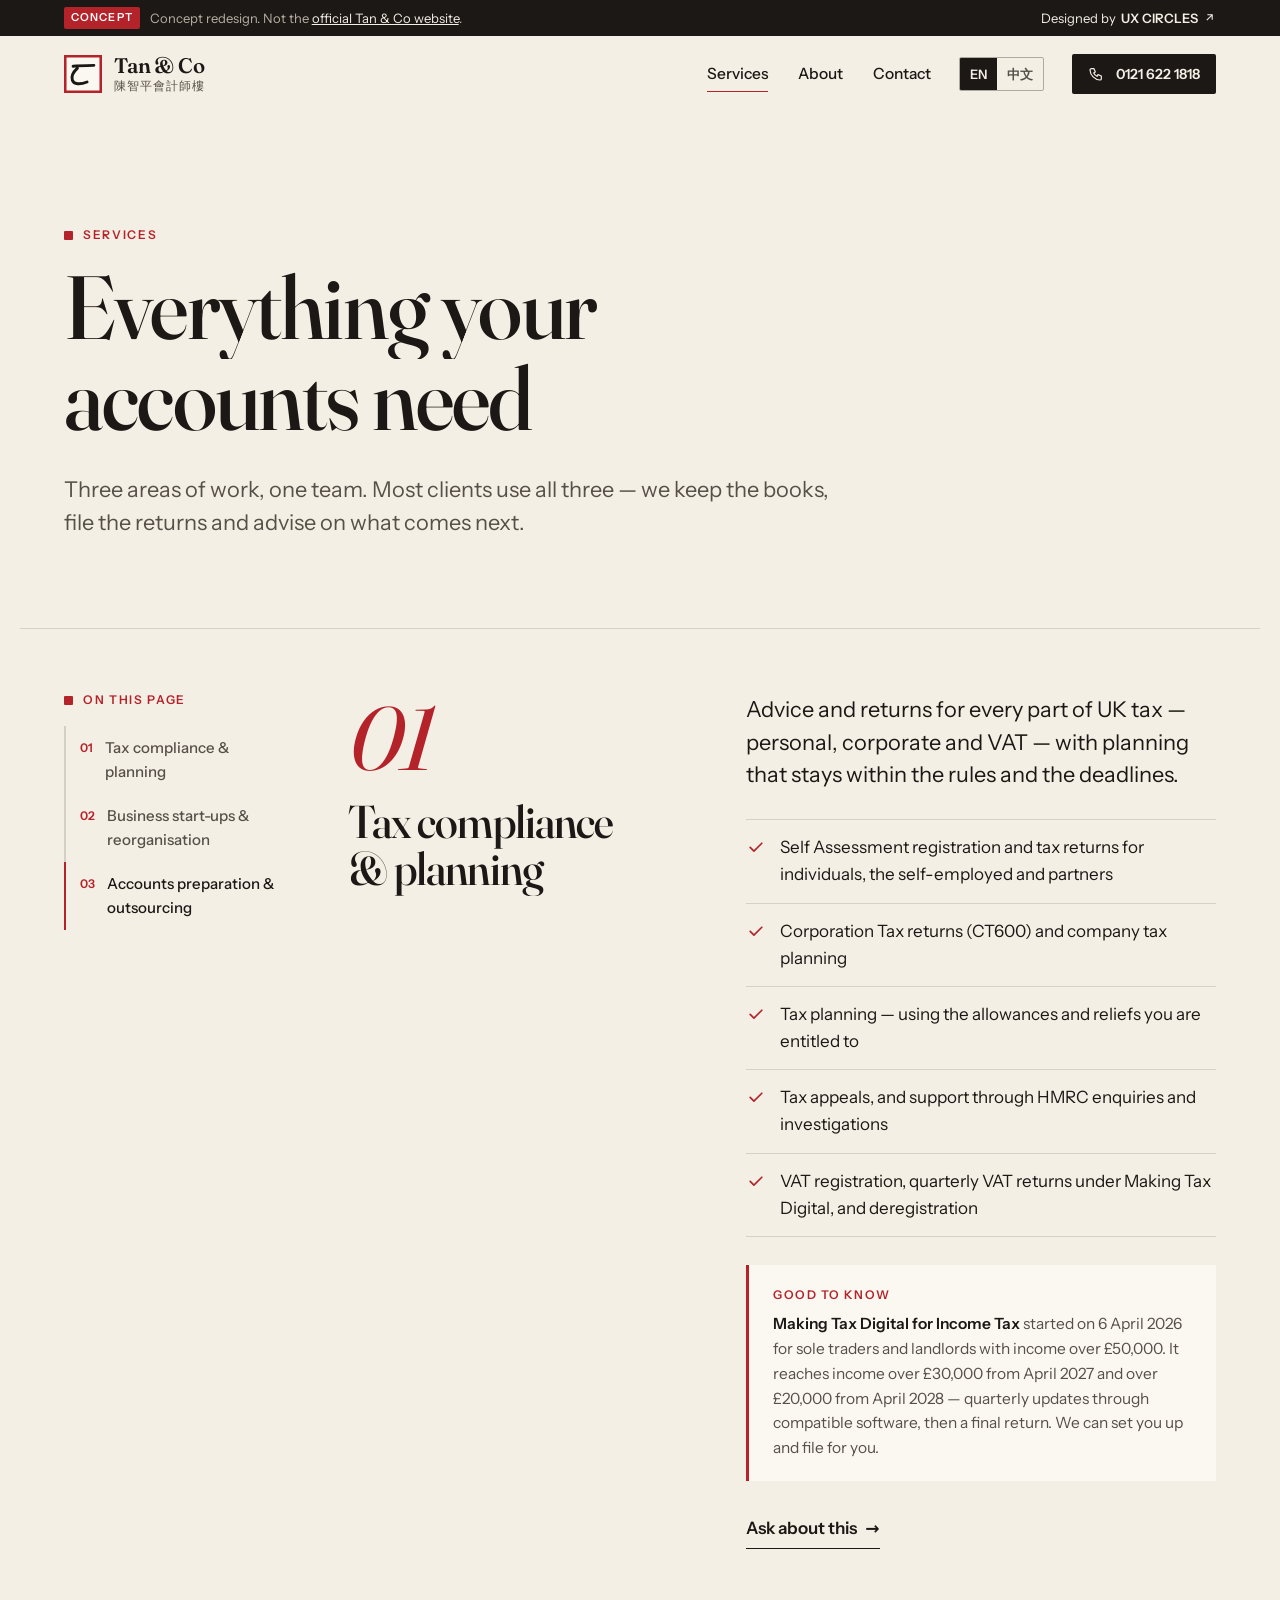
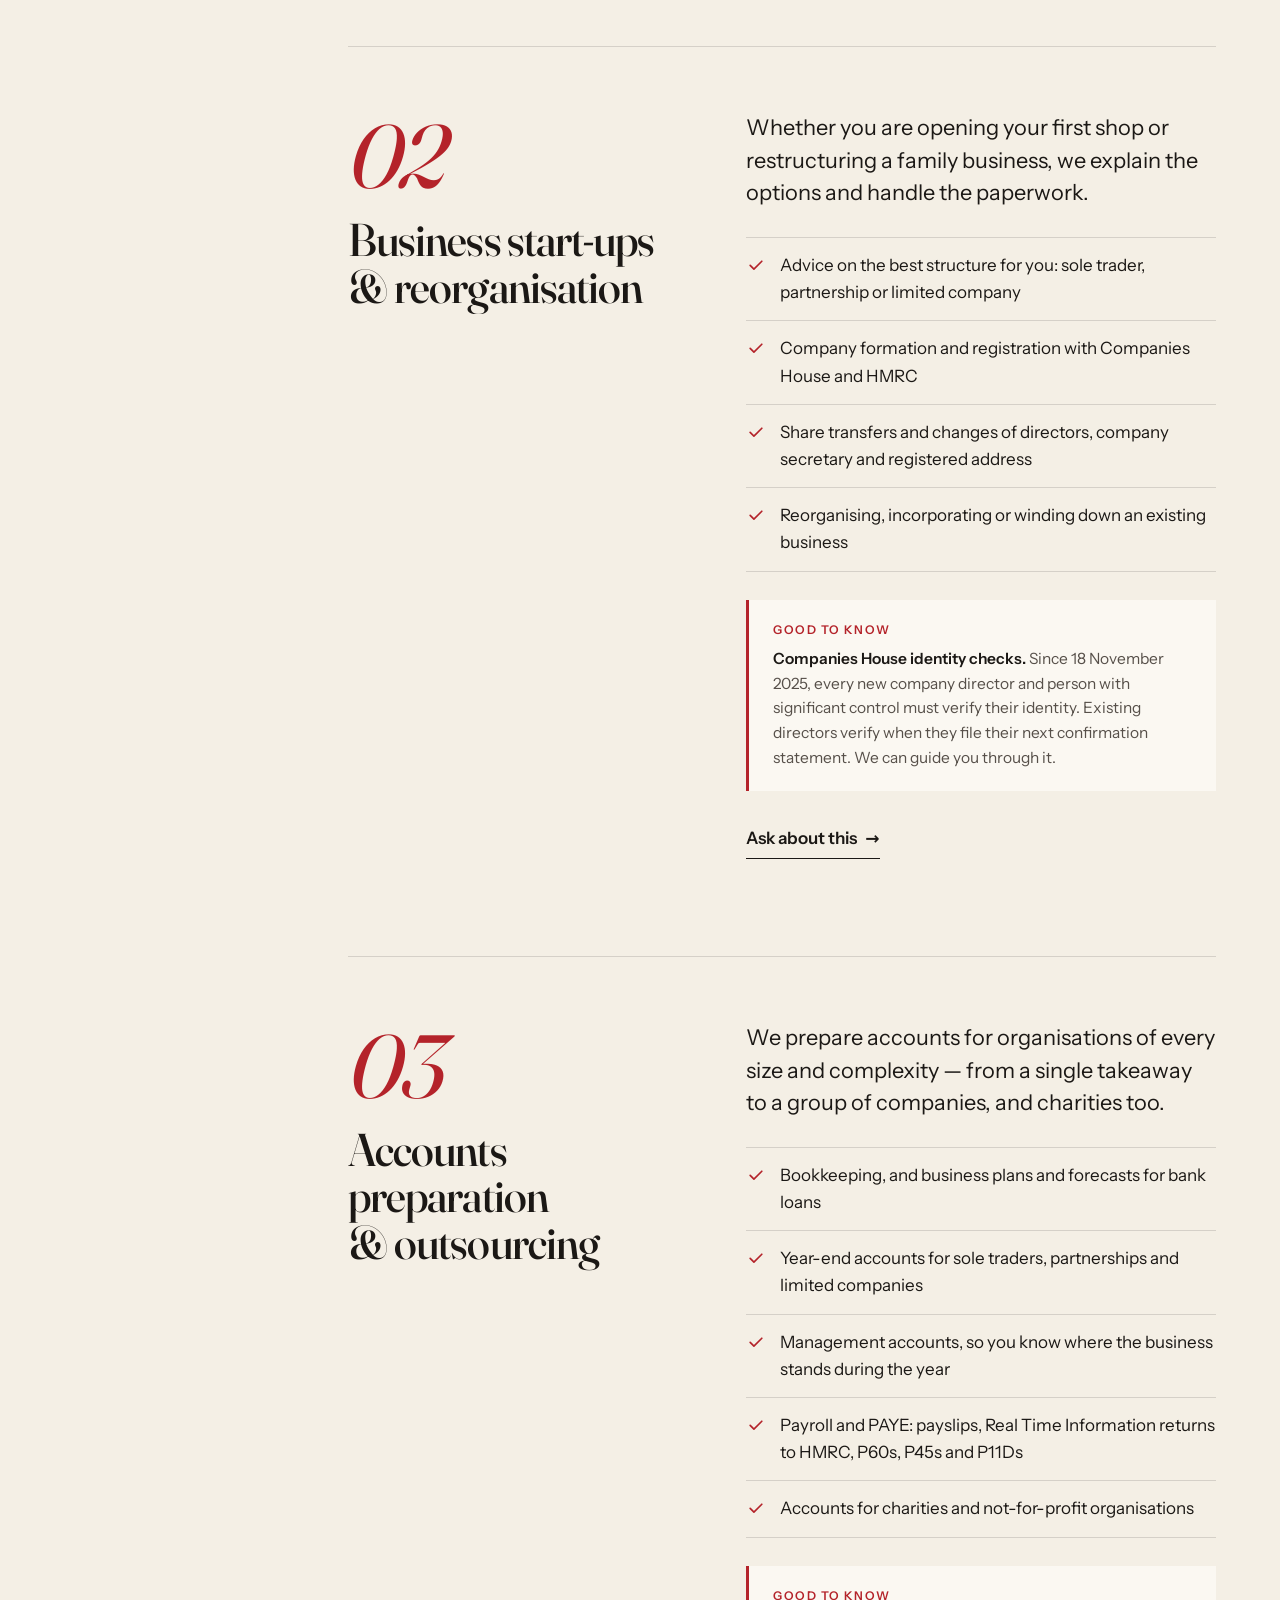
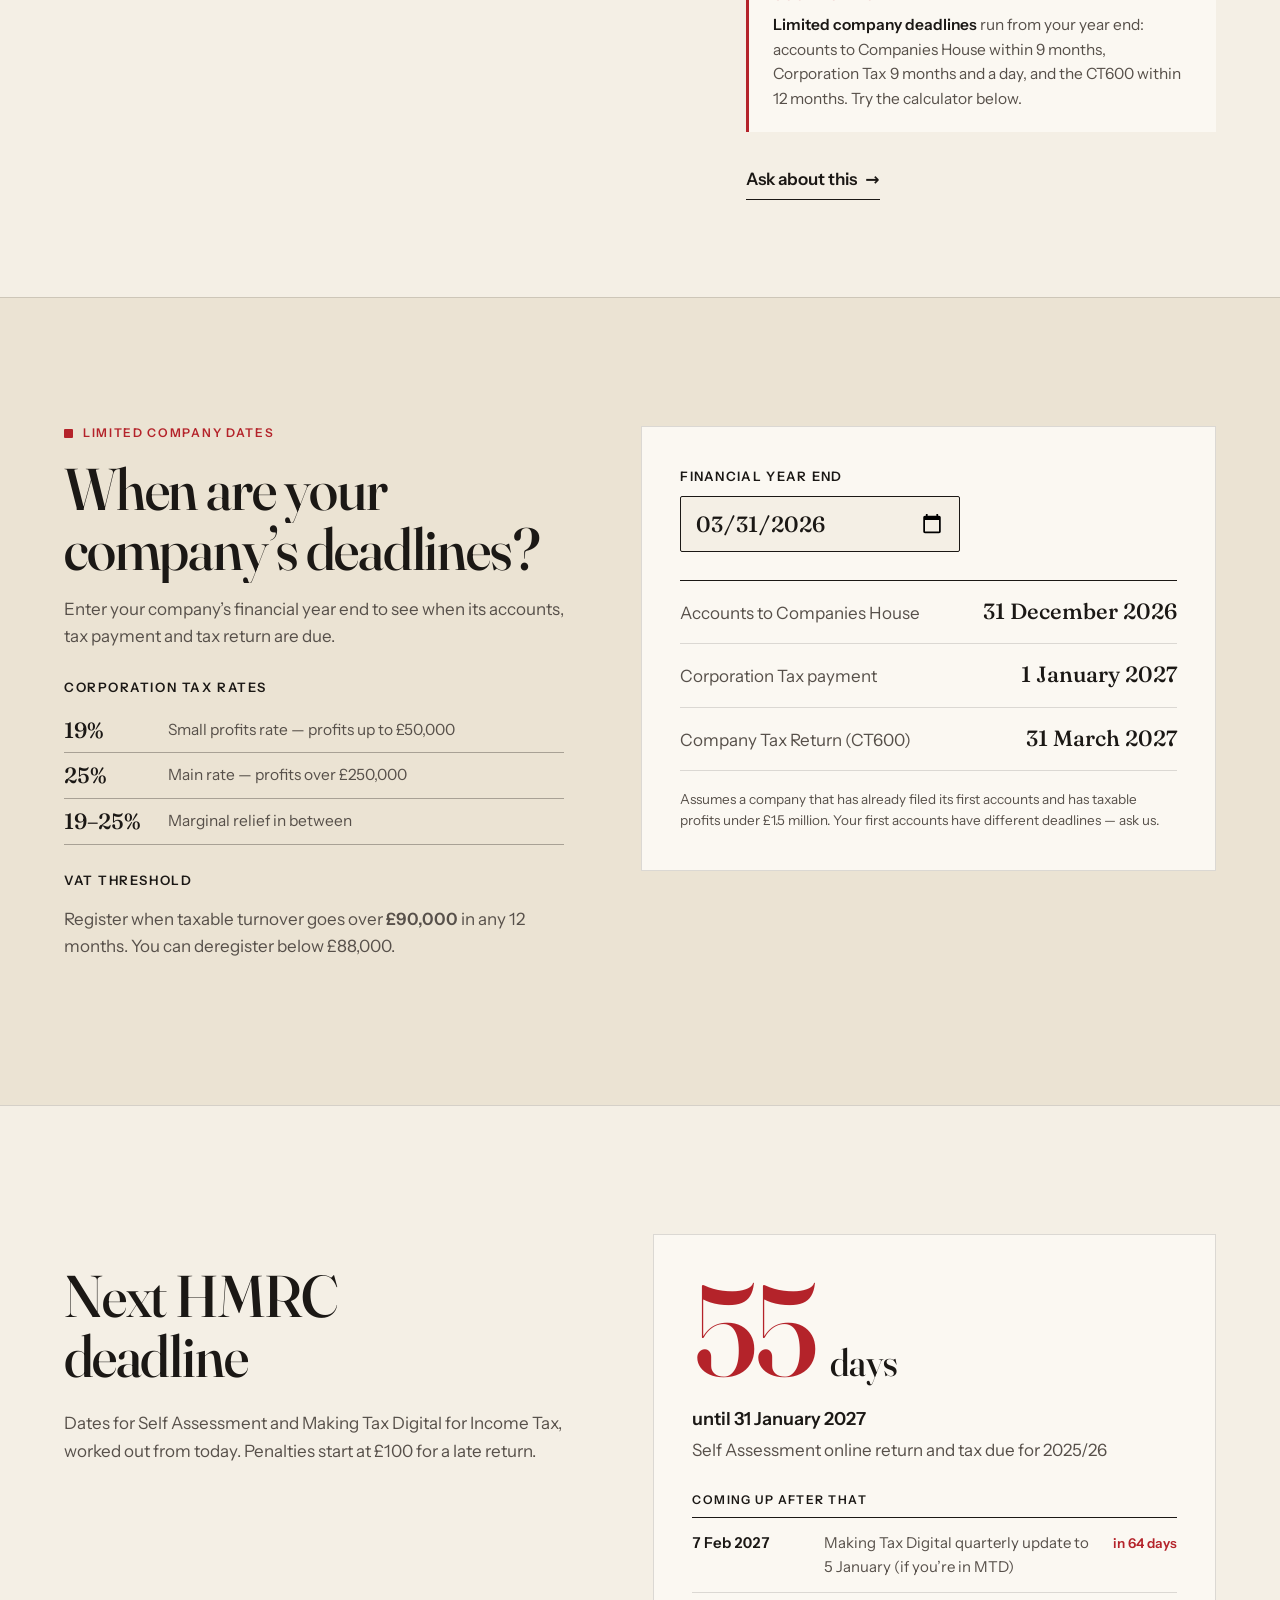
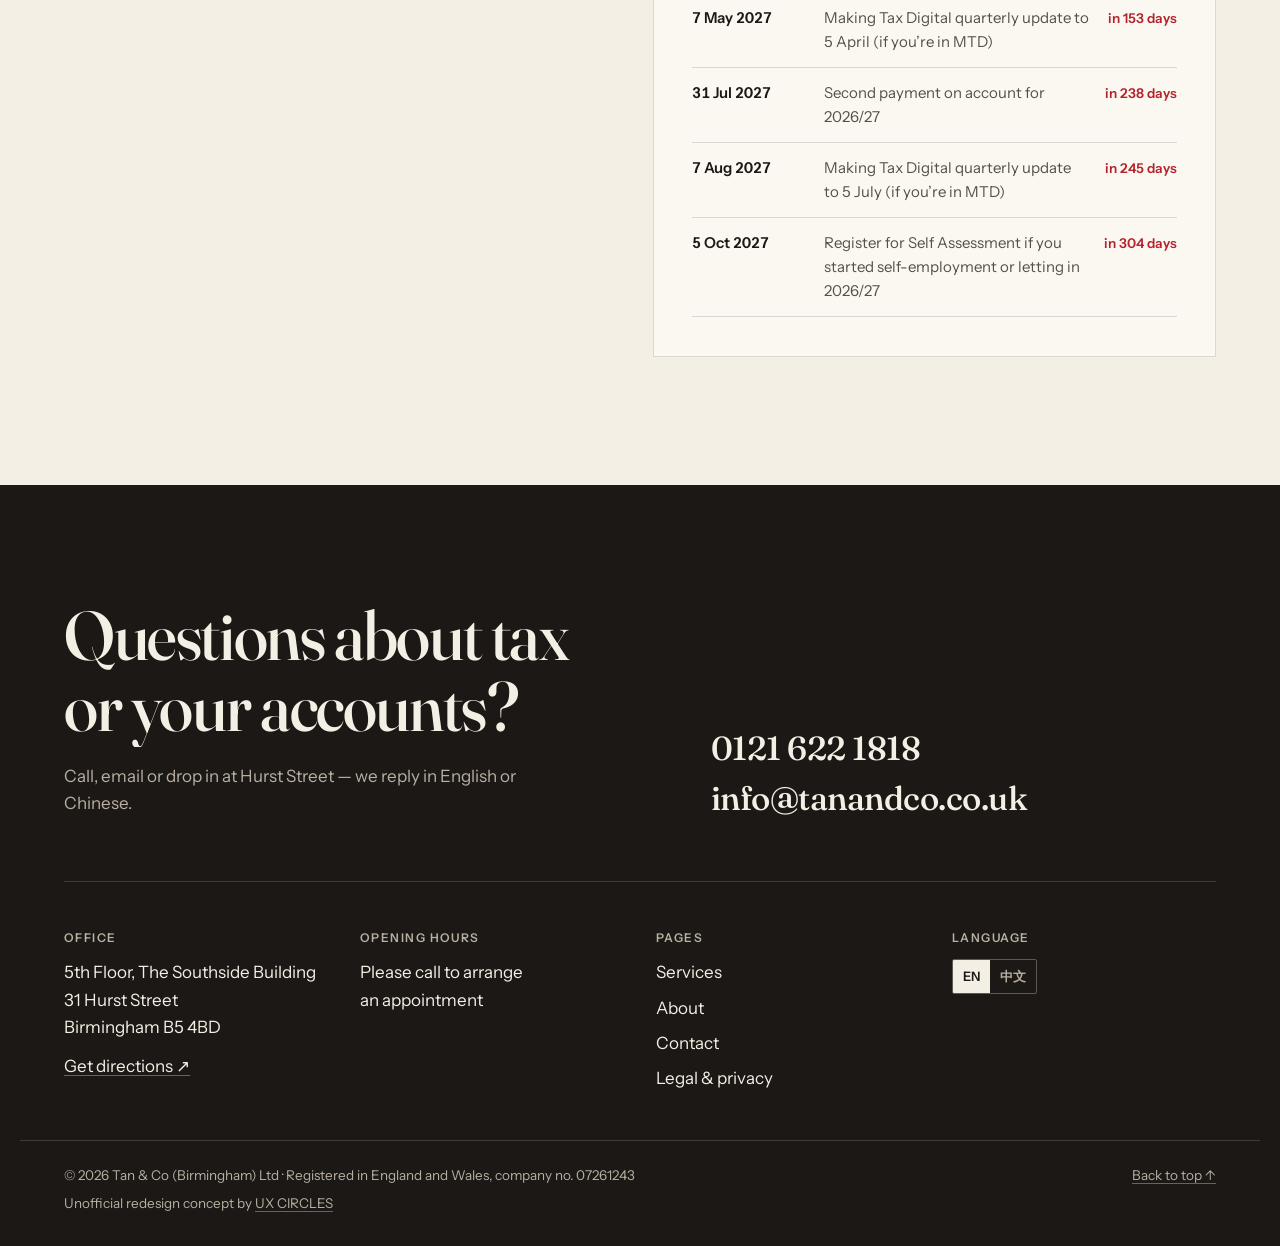
<file: services.html>
<!doctype html>
<html lang="en-GB">
<head>
<meta charset="utf-8">
<meta name="viewport" content="width=device-width, initial-scale=1">
<title>Services — tax, VAT, company formation, accounts &amp; payroll | Tan &amp; Co Birmingham</title>
<meta name="description" content="Self Assessment, Corporation Tax, VAT and Making Tax Digital; company formation and restructuring; bookkeeping, year-end accounts and payroll. Tan &amp; Co, Birmingham.">
<link rel="canonical" href="https://www.tanandco.co.uk/services.html">
<link rel="alternate" hreflang="en-GB" href="https://www.tanandco.co.uk/services.html">
<link rel="alternate" hreflang="zh-Hant" href="https://www.tanandco.co.uk/zh/services.html">
<link rel="alternate" hreflang="x-default" href="https://www.tanandco.co.uk/services.html">
<meta property="og:title" content="Services — tax, VAT, company formation, accounts &amp; payroll | Tan &amp; Co Birmingham">
<meta property="og:description" content="Self Assessment, Corporation Tax, VAT and Making Tax Digital; company formation and restructuring; bookkeeping, year-end accounts and payroll. Tan &amp; Co, Birmingham.">
<meta property="og:type" content="website">
<meta property="og:locale" content="en_GB">
<meta name="theme-color" content="#f4efe5">
<link rel="icon" href="assets/img/favicon.svg" type="image/svg+xml">
<link rel="icon" href="assets/img/favicon.png" type="image/png" sizes="64x64">
<link rel="apple-touch-icon" href="assets/img/apple-touch-icon.png">
<link rel="preload" href="assets/fonts/fraunces.woff2" as="font" type="font/woff2" crossorigin>
<link rel="preload" href="assets/fonts/instrument-sans.woff2" as="font" type="font/woff2" crossorigin>
<link rel="stylesheet" href="assets/css/style.css?v=e826e8e5">
<script>document.documentElement.classList.add("js")</script>
<script type="application/ld+json">{"@context": "https://schema.org", "@type": "AccountingService", "name": "Tan & Co Accountants", "alternateName": ["陳智平會計師樓", "Tan & Co (Birmingham) Ltd"], "url": "https://www.tanandco.co.uk/", "telephone": "+44 121 622 1818", "email": "info@tanandco.co.uk", "foundingDate": "1975", "founder": {"@type": "Person", "name": "Philip Tan"}, "address": {"@type": "PostalAddress", "streetAddress": "5th Floor, The Southside Building, 31 Hurst Street", "addressLocality": "Birmingham", "postalCode": "B5 4BD", "addressCountry": "GB"}, "areaServed": ["West Midlands", "United Kingdom"], "knowsLanguage": ["en", "zh"]}</script>
</head>
<body class="services">
<a class="skip" href="#main">Skip to content</a>
<div class="concept-bar" role="note">
  <div class="wrap concept-inner">
    <p><span class="concept-tag">Concept</span><span class="concept-long">Concept redesign. Not the <a href="https://tanandco.co.uk/" target="_blank" rel="noopener">official Tan &amp; Co website</a>.</span></p>
    <a href="https://ux-circles.com/professionals" target="_blank" rel="noopener"><span class="concept-by">Designed by </span><strong>UX CIRCLES</strong> <svg viewBox="0 0 24 24" aria-hidden="true"><path d="M7 17 17 7M8 7h9v9"/></svg></a>
  </div>
</div>
<header class="site-header" data-header>
  <div class="wrap header-inner">
    <a class="brand" href="./" aria-label="Tan &amp; Co Accountants — home">
      <svg class="mark" viewBox="0 0 30 30" aria-hidden="true">
  <path class="mark-frame" d="M1 1h28v28H1z"/>
  <path class="mark-stroke" d="M7.2 8.9c4.6-.5 10.4-.6 16.4-.7M10.6 10.4C7.4 13.4 5.6 17 6.6 19.9c1.2 3.4 6.1 3.6 11.6 1.4"/>
</svg>
      <span class="brand-text"><span class="brand-name">Tan &amp; Co</span><span class="brand-sub" lang="zh-Hant">陳智平會計師樓</span></span>
    </a>
    <nav class="main-nav" aria-label="Main"><a href="services.html" aria-current="page">Services</a><a href="about.html">About</a><a href="contact.html">Contact</a></nav>
    <div class="lang" role="group" aria-label="Language / 語言"><a href="services.html" lang="en-GB" hreflang="en-GB" aria-current="true">EN</a><a href="zh/services.html" lang="zh-Hant" hreflang="zh-Hant">中文</a></div>
    <a class="btn btn-ink header-cta" href="tel:+441216221818"><svg viewBox="0 0 24 24" aria-hidden="true"><path d="M5 4h4l2 5-2.5 1.5a11 11 0 0 0 5 5L15 13l5 2v4a2 2 0 0 1-2 2A16 16 0 0 1 3 6a2 2 0 0 1 2-2"/></svg><span>0121 622 1818</span></a>
    <button class="menu-btn" aria-expanded="false" aria-controls="menu"><span class="menu-lines"><span></span><span></span></span><span class="sr">Menu</span></button>
  </div>
</header>
<div class="menu" id="menu" hidden>
  <div class="wrap menu-inner">
    <ul class="menu-links"><li><a href="services.html" aria-current="page"><span class="mn">01</span>Services</a></li><li><a href="about.html"><span class="mn">02</span>About</a></li><li><a href="contact.html"><span class="mn">03</span>Contact</a></li></ul>
    <div class="menu-foot">
      <a href="tel:+441216221818">0121 622 1818</a>
      <a href="mailto:info@tanandco.co.uk">info@tanandco.co.uk</a>
      <div class="lang" role="group" aria-label="Language / 語言"><a href="services.html" lang="en-GB" hreflang="en-GB" aria-current="true">EN</a><a href="zh/services.html" lang="zh-Hant" hreflang="zh-Hant">中文</a></div>
    </div>
  </div>
</div>
<main id="main">

<section class="page-hero">
  <div class="wrap">
    <p class="label reveal-up">Services</p>
    <h1 class="page-title split"><span class="line"><span>Everything your</span></span><span class="line"><span>accounts need</span></span></h1>
    <p class="page-lead reveal-up">Three areas of work, one team. Most clients use all three — we keep the books, file the returns and advise on what comes next.</p>
  </div>
</section>
<div class="wrap svc-layout">
  <nav class="toc" aria-label="On this page"><p class="label">On this page</p><ul><li><a href="#tax"><span>01</span>Tax compliance &amp; planning</a></li><li><a href="#startups"><span>02</span>Business start-ups &amp; reorganisation</a></li><li><a href="#accounts"><span>03</span>Accounts preparation &amp; outsourcing</a></li></ul></nav>
  <div class="svc-sections">
  <section class="svc-section" id="tax" aria-labelledby="tax-h">
    <div class="svc-side">
      <span class="svc-big-n" aria-hidden="true">01</span>
      <h2 class="h2 split" id="tax-h"><span class="line"><span>Tax compliance</span></span><span class="line"><span>&amp; planning</span></span></h2>
    </div>
    <div class="svc-body">
      <p class="lead-p reveal-up">Advice and returns for every part of UK tax — personal, corporate and VAT — with planning that stays within the rules and the deadlines.</p>
      <ul class="checks reveal-up"><li><svg viewBox="0 0 24 24" aria-hidden="true"><path d="m5 12.5 4.5 4.5L19 7.5"/></svg><span>Self Assessment registration and tax returns for individuals, the self-employed and partners</span></li><li><svg viewBox="0 0 24 24" aria-hidden="true"><path d="m5 12.5 4.5 4.5L19 7.5"/></svg><span>Corporation Tax returns (CT600) and company tax planning</span></li><li><svg viewBox="0 0 24 24" aria-hidden="true"><path d="m5 12.5 4.5 4.5L19 7.5"/></svg><span>Tax planning — using the allowances and reliefs you are entitled to</span></li><li><svg viewBox="0 0 24 24" aria-hidden="true"><path d="m5 12.5 4.5 4.5L19 7.5"/></svg><span>Tax appeals, and support through HMRC enquiries and investigations</span></li><li><svg viewBox="0 0 24 24" aria-hidden="true"><path d="m5 12.5 4.5 4.5L19 7.5"/></svg><span>VAT registration, quarterly VAT returns under Making Tax Digital, and deregistration</span></li></ul>
      <aside class="note reveal-up"><p class="note-k">Good to know</p><p><b>Making Tax Digital for Income Tax</b> started on 6 April 2026 for sole traders and landlords with income over £50,000. It reaches income over £30,000 from April 2027 and over £20,000 from April 2028 — quarterly updates through compatible software, then a final return. We can set you up and file for you.</p></aside>
      <p class="reveal-up"><a class="btn-text" href="contact.html?service=tax">Ask about this</a></p>
    </div>
  </section>
  <section class="svc-section" id="startups" aria-labelledby="startups-h">
    <div class="svc-side">
      <span class="svc-big-n" aria-hidden="true">02</span>
      <h2 class="h2 split" id="startups-h"><span class="line"><span>Business start-ups</span></span><span class="line"><span>&amp; reorganisation</span></span></h2>
    </div>
    <div class="svc-body">
      <p class="lead-p reveal-up">Whether you are opening your first shop or restructuring a family business, we explain the options and handle the paperwork.</p>
      <ul class="checks reveal-up"><li><svg viewBox="0 0 24 24" aria-hidden="true"><path d="m5 12.5 4.5 4.5L19 7.5"/></svg><span>Advice on the best structure for you: sole trader, partnership or limited company</span></li><li><svg viewBox="0 0 24 24" aria-hidden="true"><path d="m5 12.5 4.5 4.5L19 7.5"/></svg><span>Company formation and registration with Companies House and HMRC</span></li><li><svg viewBox="0 0 24 24" aria-hidden="true"><path d="m5 12.5 4.5 4.5L19 7.5"/></svg><span>Share transfers and changes of directors, company secretary and registered address</span></li><li><svg viewBox="0 0 24 24" aria-hidden="true"><path d="m5 12.5 4.5 4.5L19 7.5"/></svg><span>Reorganising, incorporating or winding down an existing business</span></li></ul>
      <aside class="note reveal-up"><p class="note-k">Good to know</p><p><b>Companies House identity checks.</b> Since 18 November 2025, every new company director and person with significant control must verify their identity. Existing directors verify when they file their next confirmation statement. We can guide you through it.</p></aside>
      <p class="reveal-up"><a class="btn-text" href="contact.html?service=startups">Ask about this</a></p>
    </div>
  </section>
  <section class="svc-section" id="accounts" aria-labelledby="accounts-h">
    <div class="svc-side">
      <span class="svc-big-n" aria-hidden="true">03</span>
      <h2 class="h2 split" id="accounts-h"><span class="line"><span>Accounts preparation</span></span><span class="line"><span>&amp; outsourcing</span></span></h2>
    </div>
    <div class="svc-body">
      <p class="lead-p reveal-up">We prepare accounts for organisations of every size and complexity — from a single takeaway to a group of companies, and charities too.</p>
      <ul class="checks reveal-up"><li><svg viewBox="0 0 24 24" aria-hidden="true"><path d="m5 12.5 4.5 4.5L19 7.5"/></svg><span>Bookkeeping, and business plans and forecasts for bank loans</span></li><li><svg viewBox="0 0 24 24" aria-hidden="true"><path d="m5 12.5 4.5 4.5L19 7.5"/></svg><span>Year-end accounts for sole traders, partnerships and limited companies</span></li><li><svg viewBox="0 0 24 24" aria-hidden="true"><path d="m5 12.5 4.5 4.5L19 7.5"/></svg><span>Management accounts, so you know where the business stands during the year</span></li><li><svg viewBox="0 0 24 24" aria-hidden="true"><path d="m5 12.5 4.5 4.5L19 7.5"/></svg><span>Payroll and PAYE: payslips, Real Time Information returns to HMRC, P60s, P45s and P11Ds</span></li><li><svg viewBox="0 0 24 24" aria-hidden="true"><path d="m5 12.5 4.5 4.5L19 7.5"/></svg><span>Accounts for charities and not-for-profit organisations</span></li></ul>
      <aside class="note reveal-up"><p class="note-k">Good to know</p><p><b>Limited company deadlines</b> run from your year end: accounts to Companies House within 9 months, Corporation Tax 9 months and a day, and the CT600 within 12 months. Try the calculator below.</p></aside>
      <p class="reveal-up"><a class="btn-text" href="contact.html?service=accounts">Ask about this</a></p>
    </div>
  </section>
  </div>
</div>

<section class="section paper-2 calc-sec" id="calculator" aria-labelledby="calc-h">
  <div class="wrap split-grid">
    <div>
      <p class="label reveal-up">Limited company dates</p>
      <h2 class="h2 split" id="calc-h"><span class="line"><span>When are your</span></span><span class="line"><span>company’s deadlines?</span></span></h2>
      <p class="muted reveal-up">Enter your company’s financial year end to see when its accounts, tax payment and tax return are due.</p>
      <div class="facts reveal-up">
        <h3 class="mini-h">Corporation Tax rates</h3>
        <dl class="rates"><div><dt>19%</dt><dd>Small profits rate — profits up to £50,000</dd></div><div><dt>25%</dt><dd>Main rate — profits over £250,000</dd></div><div><dt>19–25%</dt><dd>Marginal relief in between</dd></div></dl>
        <h3 class="mini-h">VAT threshold</h3>
        <p>Register when taxable turnover goes over <b>£90,000</b> in any 12 months. You can deregister below £88,000.</p>
      </div>
    </div>
    <div class="calc reveal-up">
      <form data-ct-calc>
        <label for="ye">Financial year end</label>
        <input id="ye" type="date" required>
      </form>
      <dl class="calc-out" data-ct-out aria-live="polite"></dl>
      <p class="calc-note">Assumes a company that has already filed its first accounts and has taxable profits under £1.5 million. Your first accounts have different deadlines — ask us.</p>
    </div>
  </div>
</section>
<section class="section deadlines" id="key-dates" aria-labelledby="kd-h">
  <div class="wrap dl-grid" data-countdown>
    <div>
      <p class="label reveal-up">Key dates</p>
      <h2 class="h2 split" id="kd-h"><span class="line"><span>Next HMRC</span></span><span class="line"><span>deadline</span></span></h2>
      <p class="muted reveal-up">Dates for Self Assessment and Making Tax Digital for Income Tax, worked out from today. Penalties start at £100 for a late return.</p>
    </div>
    <div class="dl-card reveal-up">
      <p class="dl-big"><span data-cd-days>—</span> <span class="dl-unit" data-cd-unit></span></p>
      <p class="dl-until" data-cd-until></p>
      <p class="dl-what" data-cd-what></p>
      <h3 class="dl-after">Coming up after that</h3>
      <ol class="dl-list" data-deadlines></ol>
    </div>
  </div>
</section>

</main>
<footer class="site-footer">
  <div class="wrap">
    <div class="footer-top">
      <div>
        <h2 class="footer-q split"><span class="line"><span>Questions about tax</span></span><span class="line"><span>or your accounts?</span></span></h2>
        <p class="footer-lead">Call, email or drop in at Hurst Street — we reply in English or Chinese.</p>
      </div>
      <div class="footer-contact">
        <a class="big-link" href="tel:+441216221818">0121 622 1818</a>
        <a class="big-link" href="mailto:info@tanandco.co.uk">info@tanandco.co.uk</a>
      </div>
    </div>
    <div class="footer-grid">
      <div><h3 class="f-h">Office</h3><p>5th Floor, The Southside Building<br>31 Hurst Street<br>Birmingham B5 4BD</p><p><a class="u" href="https://www.google.com/maps/search/?api=1&query=The+Southside+Building+31+Hurst+Street+Birmingham+B5+4BD" rel="noopener" target="_blank">Get directions ↗</a></p></div>
      <div><h3 class="f-h">Opening hours</h3><p>Please call to arrange<br>an appointment</p></div>
      <div><h3 class="f-h">Pages</h3><ul class="f-links"><li><a href="services.html">Services</a></li><li><a href="about.html">About</a></li><li><a href="contact.html">Contact</a></li><li><a href="legal.html">Legal &amp; privacy</a></li></ul></div>
      <div><h3 class="f-h">Language</h3><div class="lang" role="group" aria-label="Language / 語言"><a href="services.html" lang="en-GB" hreflang="en-GB" aria-current="true">EN</a><a href="zh/services.html" lang="zh-Hant" hreflang="zh-Hant">中文</a></div></div>
    </div>
  </div>
  <div class="wrap footer-base">
    <span>© <span data-year>2026</span> Tan &amp; Co (Birmingham) Ltd · Registered in England and Wales, company no. 07261243<br><span class="concept-note">Unofficial redesign concept by <a class="u" href="https://ux-circles.com/professionals" target="_blank" rel="noopener">UX CIRCLES</a></span></span>
    <a href="#main" class="u">Back to top ↑</a>
  </div>
</footer>
<nav class="action-bar" aria-label="Quick contact">
  <a href="tel:+441216221818"><svg viewBox="0 0 24 24" aria-hidden="true"><path d="M5 4h4l2 5-2.5 1.5a11 11 0 0 0 5 5L15 13l5 2v4a2 2 0 0 1-2 2A16 16 0 0 1 3 6a2 2 0 0 1 2-2"/></svg><span>Call</span></a>
  <a href="mailto:info@tanandco.co.uk"><svg viewBox="0 0 24 24" aria-hidden="true"><rect x="3" y="5" width="18" height="14" rx="2"/><path d="m3 7 9 6 9-6"/></svg><span>Email</span></a>
  <a href="https://www.google.com/maps/search/?api=1&query=The+Southside+Building+31+Hurst+Street+Birmingham+B5+4BD" target="_blank" rel="noopener"><svg viewBox="0 0 24 24" aria-hidden="true"><path d="M12 21s-7-6.2-7-12a7 7 0 0 1 14 0c0 5.8-7 12-7 12z"/><circle cx="12" cy="9" r="2.5"/></svg><span>Visit</span></a>
</nav>
<script>window.TANCO = {"today": "today", "tomorrow": "tomorrow", "inDays": "in {n} days", "days": "days", "day": "day", "until": "until {date}", "dl": {"jan": "Self Assessment online return and tax due for {ty}", "jul": "Second payment on account for {ty}", "oct5": "Register for Self Assessment if you started self-employment or letting in {ty}", "oct31": "Paper Self Assessment return deadline for {ty}", "mtd": "Making Tax Digital quarterly update to {end} (if you’re in MTD)"}, "calc": {"accounts": "Accounts to Companies House", "ctpay": "Corporation Tax payment", "ct600": "Company Tax Return (CT600)", "cs01": "Confirmation statement (within 14 days of)"}, "mailSubject": "Website enquiry", "mailName": "Name", "mailPhone": "Phone", "mailLang": "Preferred language", "mailService": "Service"};</script>
<script src="assets/js/main.js?v=87f1fec1" defer></script>
</body>
</html>
</file>
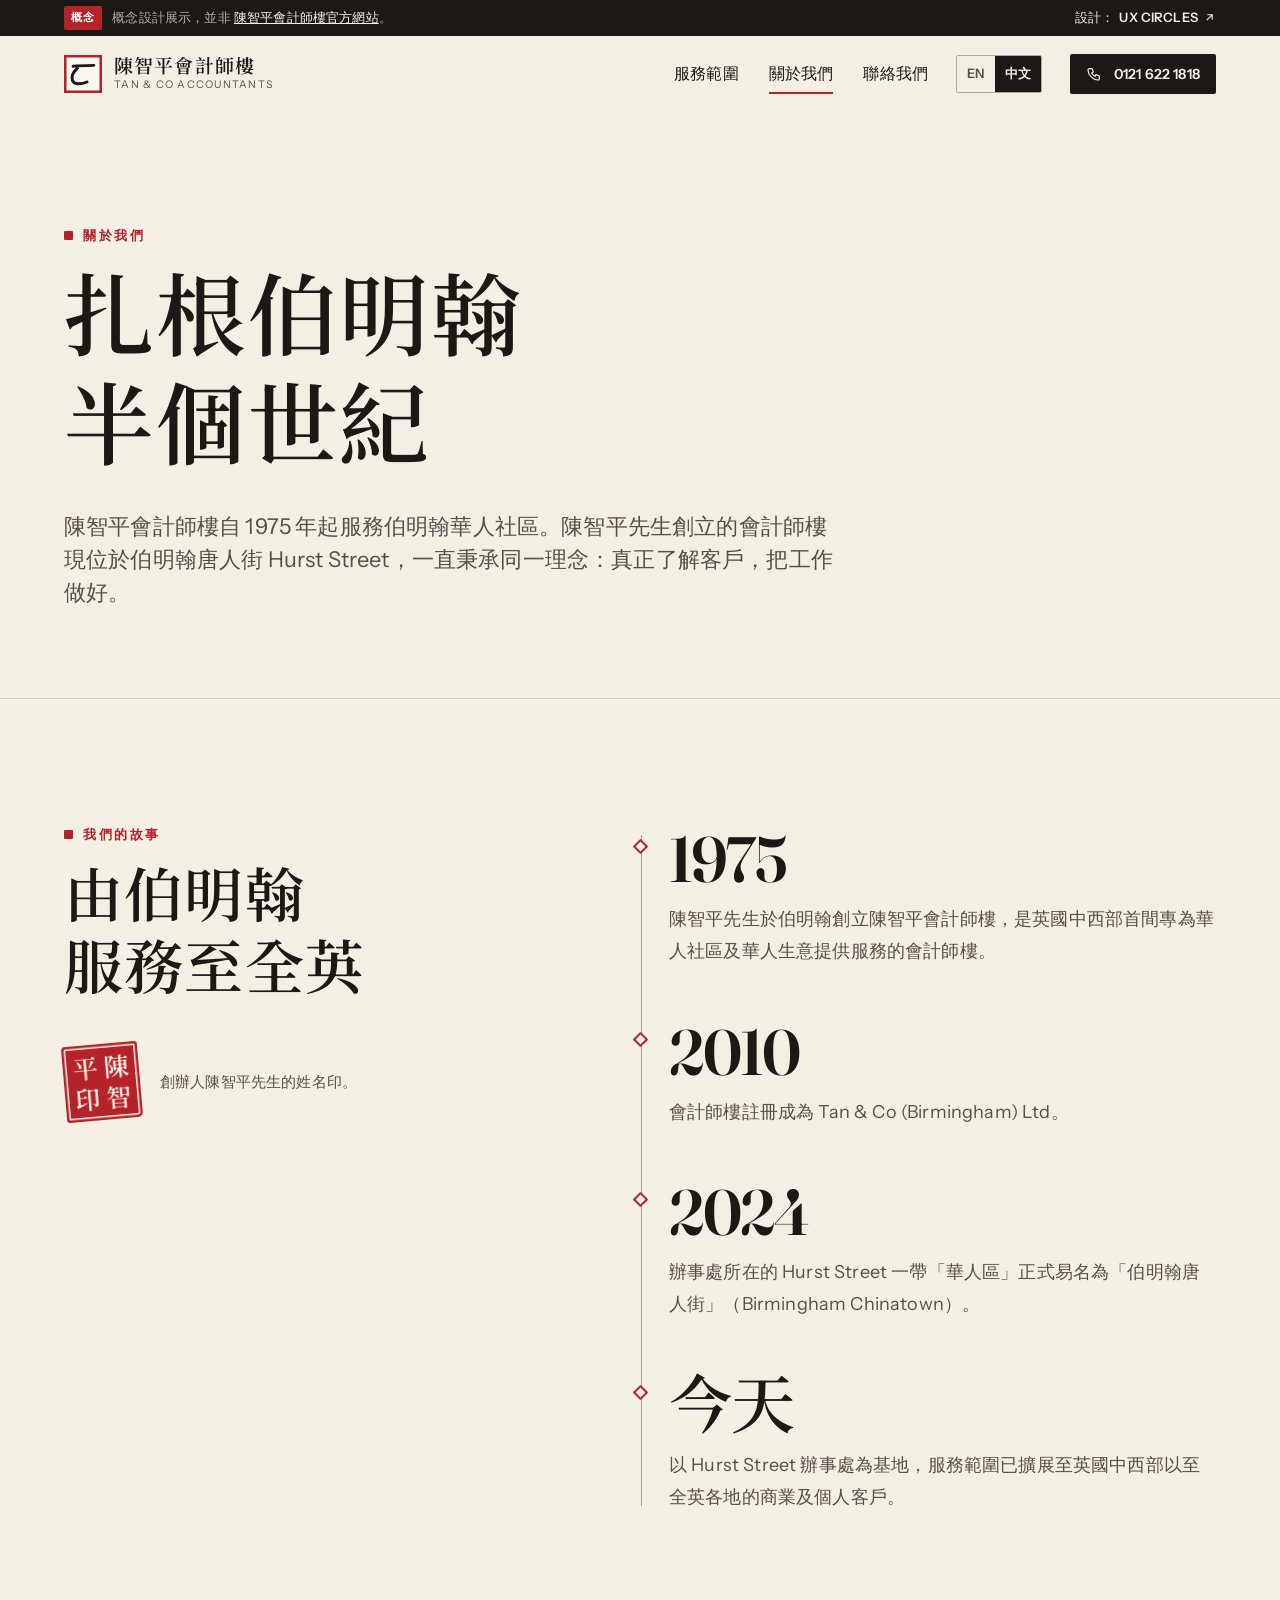
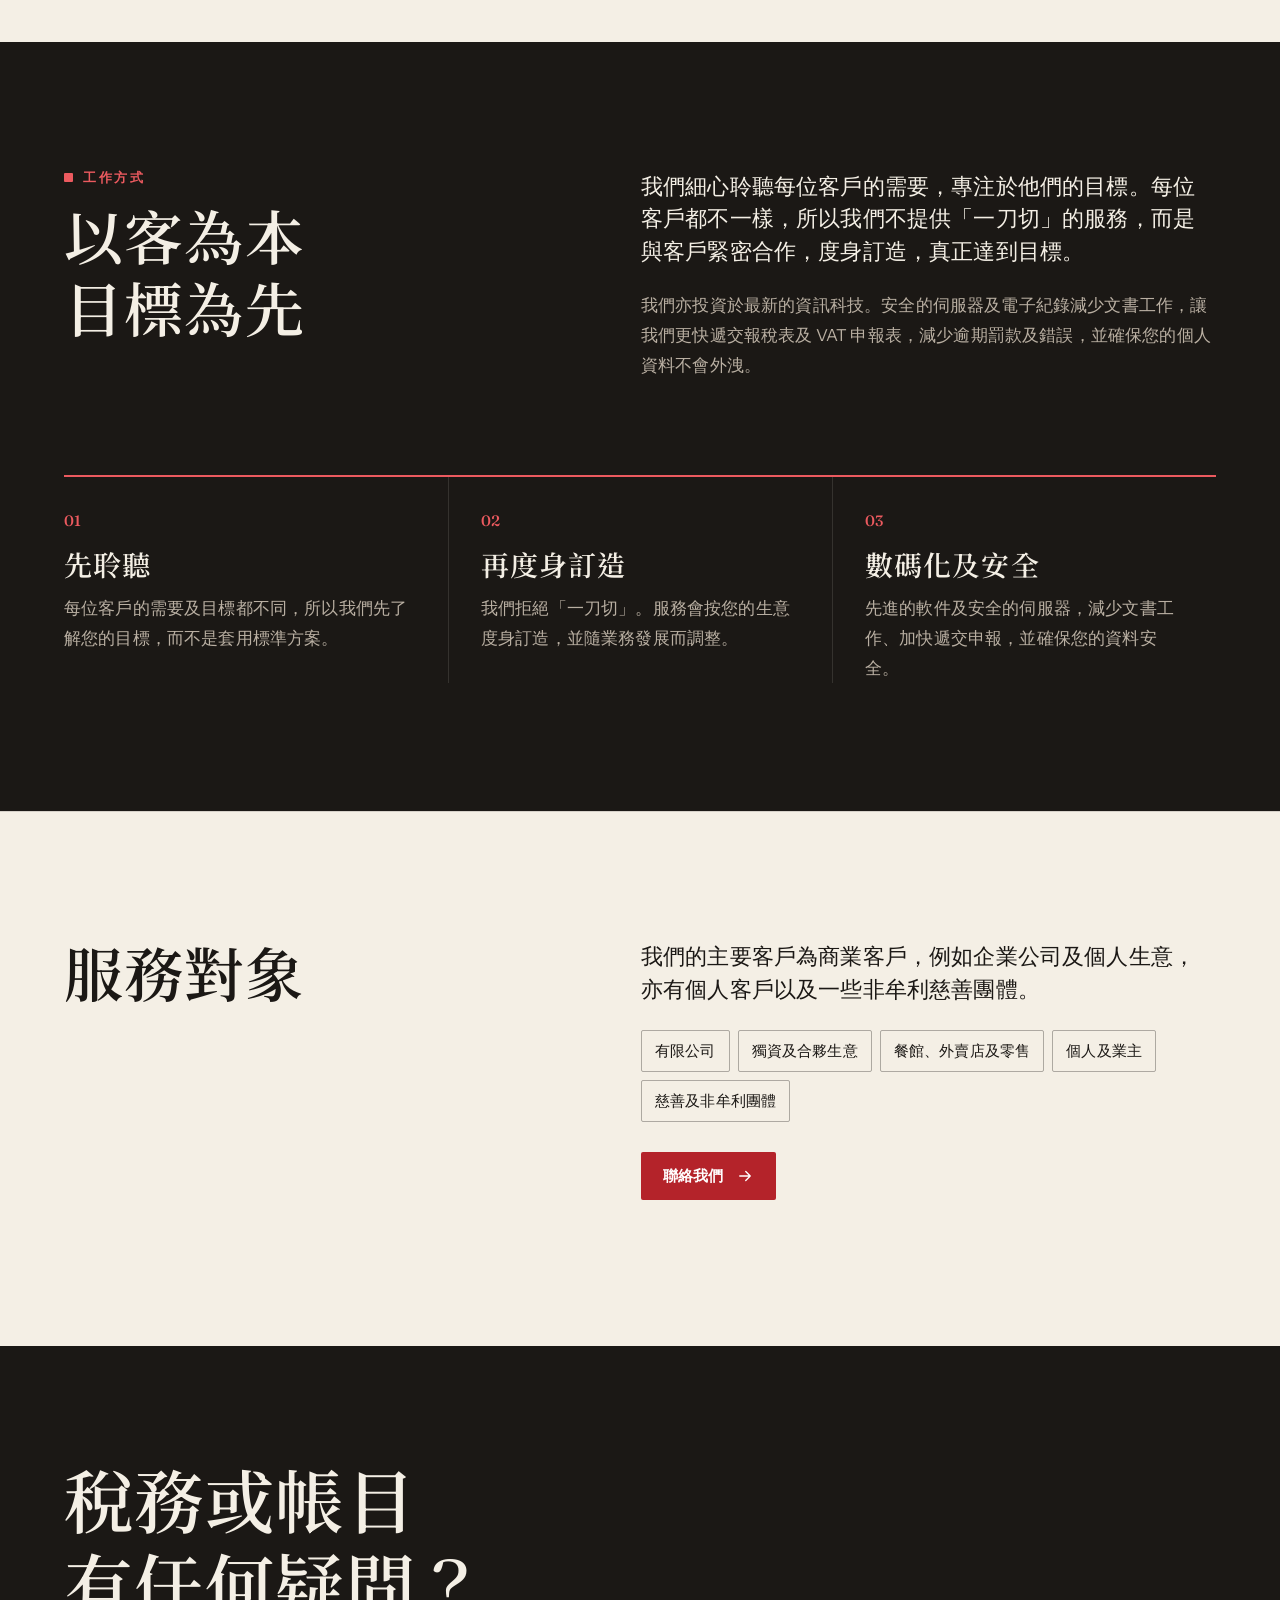
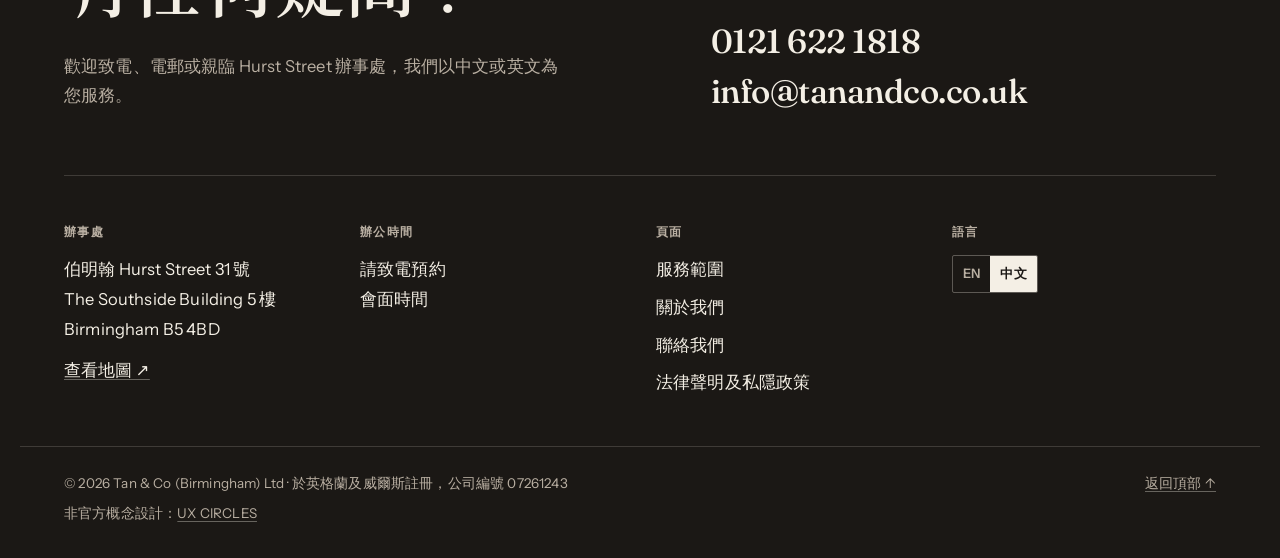
<file: zh/about.html>
<!doctype html>
<html lang="zh-Hant">
<head>
<meta charset="utf-8">
<meta name="viewport" content="width=device-width, initial-scale=1">
<title>關於我們 — 1975 年創立的伯明翰華人會計師樓 | 陳智平會計師樓</title>
<meta name="description" content="陳智平會計師樓由陳智平先生於 1975 年創立，是英國中西部首間服務華人社區的會計師樓，至今仍在伯明翰 Hurst Street。">
<link rel="canonical" href="https://www.tanandco.co.uk/zh/about.html">
<link rel="alternate" hreflang="en-GB" href="https://www.tanandco.co.uk/about.html">
<link rel="alternate" hreflang="zh-Hant" href="https://www.tanandco.co.uk/zh/about.html">
<link rel="alternate" hreflang="x-default" href="https://www.tanandco.co.uk/about.html">
<meta property="og:title" content="關於我們 — 1975 年創立的伯明翰華人會計師樓 | 陳智平會計師樓">
<meta property="og:description" content="陳智平會計師樓由陳智平先生於 1975 年創立，是英國中西部首間服務華人社區的會計師樓，至今仍在伯明翰 Hurst Street。">
<meta property="og:type" content="website">
<meta property="og:locale" content="zh_HK">
<meta name="theme-color" content="#f4efe5">
<link rel="icon" href="../assets/img/favicon.svg" type="image/svg+xml">
<link rel="icon" href="../assets/img/favicon.png" type="image/png" sizes="64x64">
<link rel="apple-touch-icon" href="../assets/img/apple-touch-icon.png">
<link rel="preload" href="../assets/fonts/fraunces.woff2" as="font" type="font/woff2" crossorigin>
<link rel="preload" href="../assets/fonts/noto-serif-tc-600.woff2" as="font" type="font/woff2" crossorigin>
<link rel="stylesheet" href="../assets/css/style.css?v=e826e8e5">
<script>document.documentElement.classList.add("js")</script>
<script type="application/ld+json">{"@context": "https://schema.org", "@type": "AccountingService", "name": "Tan & Co Accountants", "alternateName": ["陳智平會計師樓", "Tan & Co (Birmingham) Ltd"], "url": "https://www.tanandco.co.uk/", "telephone": "+44 121 622 1818", "email": "info@tanandco.co.uk", "foundingDate": "1975", "founder": {"@type": "Person", "name": "Philip Tan"}, "address": {"@type": "PostalAddress", "streetAddress": "5th Floor, The Southside Building, 31 Hurst Street", "addressLocality": "Birmingham", "postalCode": "B5 4BD", "addressCountry": "GB"}, "areaServed": ["West Midlands", "United Kingdom"], "knowsLanguage": ["en", "zh"]}</script>
</head>
<body class="about">
<a class="skip" href="#main">跳至正文</a>
<div class="concept-bar" role="note">
  <div class="wrap concept-inner">
    <p><span class="concept-tag">概念</span><span class="concept-long">概念設計展示，並非 <a href="https://tanandco.co.uk/" target="_blank" rel="noopener">陳智平會計師樓官方網站</a>。</span></p>
    <a href="https://ux-circles.com/professionals" target="_blank" rel="noopener"><span class="concept-by">設計：</span><strong>UX CIRCLES</strong> <svg viewBox="0 0 24 24" aria-hidden="true"><path d="M7 17 17 7M8 7h9v9"/></svg></a>
  </div>
</div>
<header class="site-header" data-header>
  <div class="wrap header-inner">
    <a class="brand" href="./" aria-label="陳智平會計師樓 — 主頁">
      <svg class="mark" viewBox="0 0 30 30" aria-hidden="true">
  <path class="mark-frame" d="M1 1h28v28H1z"/>
  <path class="mark-stroke" d="M7.2 8.9c4.6-.5 10.4-.6 16.4-.7M10.6 10.4C7.4 13.4 5.6 17 6.6 19.9c1.2 3.4 6.1 3.6 11.6 1.4"/>
</svg>
      <span class="brand-text"><span class="brand-name">陳智平會計師樓</span><span class="brand-sub" lang="en-GB">Tan &amp; Co Accountants</span></span>
    </a>
    <nav class="main-nav" aria-label="Main"><a href="services.html">服務範圍</a><a href="about.html" aria-current="page">關於我們</a><a href="contact.html">聯絡我們</a></nav>
    <div class="lang" role="group" aria-label="Language / 語言"><a href="../about.html" lang="en-GB" hreflang="en-GB">EN</a><a href="../zh/about.html" lang="zh-Hant" hreflang="zh-Hant" aria-current="true">中文</a></div>
    <a class="btn btn-ink header-cta" href="tel:+441216221818"><svg viewBox="0 0 24 24" aria-hidden="true"><path d="M5 4h4l2 5-2.5 1.5a11 11 0 0 0 5 5L15 13l5 2v4a2 2 0 0 1-2 2A16 16 0 0 1 3 6a2 2 0 0 1 2-2"/></svg><span>0121 622 1818</span></a>
    <button class="menu-btn" aria-expanded="false" aria-controls="menu"><span class="menu-lines"><span></span><span></span></span><span class="sr">選單</span></button>
  </div>
</header>
<div class="menu" id="menu" hidden>
  <div class="wrap menu-inner">
    <ul class="menu-links"><li><a href="services.html"><span class="mn">01</span>服務範圍</a></li><li><a href="about.html" aria-current="page"><span class="mn">02</span>關於我們</a></li><li><a href="contact.html"><span class="mn">03</span>聯絡我們</a></li></ul>
    <div class="menu-foot">
      <a href="tel:+441216221818">0121 622 1818</a>
      <a href="mailto:info@tanandco.co.uk">info@tanandco.co.uk</a>
      <div class="lang" role="group" aria-label="Language / 語言"><a href="../about.html" lang="en-GB" hreflang="en-GB">EN</a><a href="../zh/about.html" lang="zh-Hant" hreflang="zh-Hant" aria-current="true">中文</a></div>
    </div>
  </div>
</div>
<main id="main">

<section class="page-hero">
  <div class="wrap">
    <p class="label reveal-up">關於我們</p>
    <h1 class="page-title split"><span class="line"><span>扎根伯明翰</span></span><span class="line"><span>半個世紀</span></span></h1>
    <p class="page-lead reveal-up">陳智平會計師樓自 1975 年起服務伯明翰華人社區。陳智平先生創立的會計師樓現位於伯明翰唐人街 Hurst Street，一直秉承同一理念：真正了解客戶，把工作做好。</p>
  </div>
</section>

<section class="section" aria-labelledby="tl-h">
  <div class="wrap split-grid">
    <div class="sticky">
      <p class="label reveal-up">我們的故事</p>
      <h2 class="h2 split" id="tl-h"><span class="line"><span>由伯明翰</span></span><span class="line"><span>服務至全英</span></span></h2>
      <div class="about-seal reveal-up"><span class="seal" aria-hidden="true"><span>陳</span><span>智</span><span>平</span><span>印</span></span><p class="muted">創辦人陳智平先生的姓名印。</p></div>
    </div>
    <ol class="timeline" data-progress>
      <li class="tl-item reveal-up"><span class="tl-y">1975</span><p>陳智平先生於伯明翰創立陳智平會計師樓，是英國中西部首間專為華人社區及華人生意提供服務的會計師樓。</p></li>
      <li class="tl-item reveal-up"><span class="tl-y">2010</span><p>會計師樓註冊成為 Tan &amp; Co (Birmingham) Ltd。</p></li>
      <li class="tl-item reveal-up"><span class="tl-y">2024</span><p>辦事處所在的 Hurst Street 一帶「華人區」正式易名為「伯明翰唐人街」（Birmingham Chinatown）。</p></li>
      <li class="tl-item reveal-up"><span class="tl-y">今天</span><p>以 Hurst Street 辦事處為基地，服務範圍已擴展至英國中西部以至全英各地的商業及個人客戶。</p></li>
    </ol>
  </div>
</section>

<section class="section dark approach" aria-labelledby="app-h">
  <div class="wrap">
    <div class="split-grid">
      <div>
        <p class="label reveal-up">工作方式</p>
        <h2 class="h2 split" id="app-h"><span class="line"><span>以客為本</span></span><span class="line"><span>目標為先</span></span></h2>
      </div>
      <div class="prose">
        <p class="reveal-up lead-p">我們細心聆聽每位客戶的需要，專注於他們的目標。每位客戶都不一樣，所以我們不提供「一刀切」的服務，而是與客戶緊密合作，度身訂造，真正達到目標。</p>
        <p class="reveal-up">我們亦投資於最新的資訊科技。安全的伺服器及電子紀錄減少文書工作，讓我們更快遞交報稅表及 VAT 申報表，減少逾期罰款及錯誤，並確保您的個人資料不會外洩。</p>
      </div>
    </div>
    <ol class="app-list">
      <li class="app-item reveal-up"><span class="app-n">01</span><h3>先聆聽</h3><p>每位客戶的需要及目標都不同，所以我們先了解您的目標，而不是套用標準方案。</p></li>
      <li class="app-item reveal-up"><span class="app-n">02</span><h3>再度身訂造</h3><p>我們拒絕「一刀切」。服務會按您的生意度身訂造，並隨業務發展而調整。</p></li>
      <li class="app-item reveal-up"><span class="app-n">03</span><h3>數碼化及安全</h3><p>先進的軟件及安全的伺服器，減少文書工作、加快遞交申報，並確保您的資料安全。</p></li>
    </ol>
  </div>
</section>

<section class="section" aria-labelledby="who-h">
  <div class="wrap split-grid">
    <h2 class="h2 split" id="who-h"><span class="line"><span>服務對象</span></span></h2>
    <div class="prose">
      <p class="reveal-up lead-p">我們的主要客戶為商業客戶，例如企業公司及個人生意，亦有個人客戶以及一些非牟利慈善團體。</p>
      <ul class="tags reveal-up"><li>有限公司</li><li>獨資及合夥生意</li><li>餐館、外賣店及零售</li><li>個人及業主</li><li>慈善及非牟利團體</li></ul>
      <p class="reveal-up"><a class="btn btn-red" href="contact.html"><span>聯絡我們</span><svg viewBox="0 0 24 24" aria-hidden="true"><path d="M5 12h14M13 6l6 6-6 6"/></svg></a></p>
    </div>
  </div>
</section>

</main>
<footer class="site-footer">
  <div class="wrap">
    <div class="footer-top">
      <div>
        <h2 class="footer-q split"><span class="line"><span>稅務或帳目</span></span><span class="line"><span>有任何疑問？</span></span></h2>
        <p class="footer-lead">歡迎致電、電郵或親臨 Hurst Street 辦事處，我們以中文或英文為您服務。</p>
      </div>
      <div class="footer-contact">
        <a class="big-link" href="tel:+441216221818">0121 622 1818</a>
        <a class="big-link" href="mailto:info@tanandco.co.uk">info@tanandco.co.uk</a>
      </div>
    </div>
    <div class="footer-grid">
      <div><h3 class="f-h">辦事處</h3><p>伯明翰 Hurst Street 31 號<br>The Southside Building 5 樓<br>Birmingham B5 4BD</p><p><a class="u" href="https://www.google.com/maps/search/?api=1&query=The+Southside+Building+31+Hurst+Street+Birmingham+B5+4BD" rel="noopener" target="_blank">查看地圖 ↗</a></p></div>
      <div><h3 class="f-h">辦公時間</h3><p>請致電預約<br>會面時間</p></div>
      <div><h3 class="f-h">頁面</h3><ul class="f-links"><li><a href="services.html">服務範圍</a></li><li><a href="about.html">關於我們</a></li><li><a href="contact.html">聯絡我們</a></li><li><a href="legal.html">法律聲明及私隱政策</a></li></ul></div>
      <div><h3 class="f-h">語言</h3><div class="lang" role="group" aria-label="Language / 語言"><a href="../about.html" lang="en-GB" hreflang="en-GB">EN</a><a href="../zh/about.html" lang="zh-Hant" hreflang="zh-Hant" aria-current="true">中文</a></div></div>
    </div>
  </div>
  <div class="wrap footer-base">
    <span>© <span data-year>2026</span> Tan &amp; Co (Birmingham) Ltd · 於英格蘭及威爾斯註冊，公司編號 07261243<br><span class="concept-note">非官方概念設計：<a class="u" href="https://ux-circles.com/professionals" target="_blank" rel="noopener">UX CIRCLES</a></span></span>
    <a href="#main" class="u">返回頂部 ↑</a>
  </div>
</footer>
<nav class="action-bar" aria-label="Quick contact">
  <a href="tel:+441216221818"><svg viewBox="0 0 24 24" aria-hidden="true"><path d="M5 4h4l2 5-2.5 1.5a11 11 0 0 0 5 5L15 13l5 2v4a2 2 0 0 1-2 2A16 16 0 0 1 3 6a2 2 0 0 1 2-2"/></svg><span>致電</span></a>
  <a href="mailto:info@tanandco.co.uk"><svg viewBox="0 0 24 24" aria-hidden="true"><rect x="3" y="5" width="18" height="14" rx="2"/><path d="m3 7 9 6 9-6"/></svg><span>電郵</span></a>
  <a href="https://www.google.com/maps/search/?api=1&query=The+Southside+Building+31+Hurst+Street+Birmingham+B5+4BD" target="_blank" rel="noopener"><svg viewBox="0 0 24 24" aria-hidden="true"><path d="M12 21s-7-6.2-7-12a7 7 0 0 1 14 0c0 5.8-7 12-7 12z"/><circle cx="12" cy="9" r="2.5"/></svg><span>地圖</span></a>
</nav>
<script>window.TANCO = {"today": "今天", "tomorrow": "明天", "inDays": "還有 {n} 天", "days": "天", "day": "天", "until": "距離 {date}", "dl": {"jan": "{ty} 稅務年度網上個人報稅及繳稅截止", "jul": "{ty} 稅務年度第二期預繳稅款", "oct5": "如於 {ty} 稅務年度開始自僱或出租物業，須登記個人報稅", "oct31": "{ty} 稅務年度紙本個人報稅表截止", "mtd": "數碼報稅（MTD）季度申報：截至 {end} 的季度（如適用）"}, "calc": {"accounts": "向 Companies House 遞交年度帳目", "ctpay": "繳交公司稅", "ct600": "遞交公司稅申報表（CT600）", "cs01": "確認聲明書（此日期後 14 天內）"}, "mailSubject": "網站查詢", "mailName": "姓名", "mailPhone": "電話", "mailLang": "希望使用的語言", "mailService": "查詢服務"};</script>
<script src="../assets/js/main.js?v=87f1fec1" defer></script>
</body>
</html>
</file>
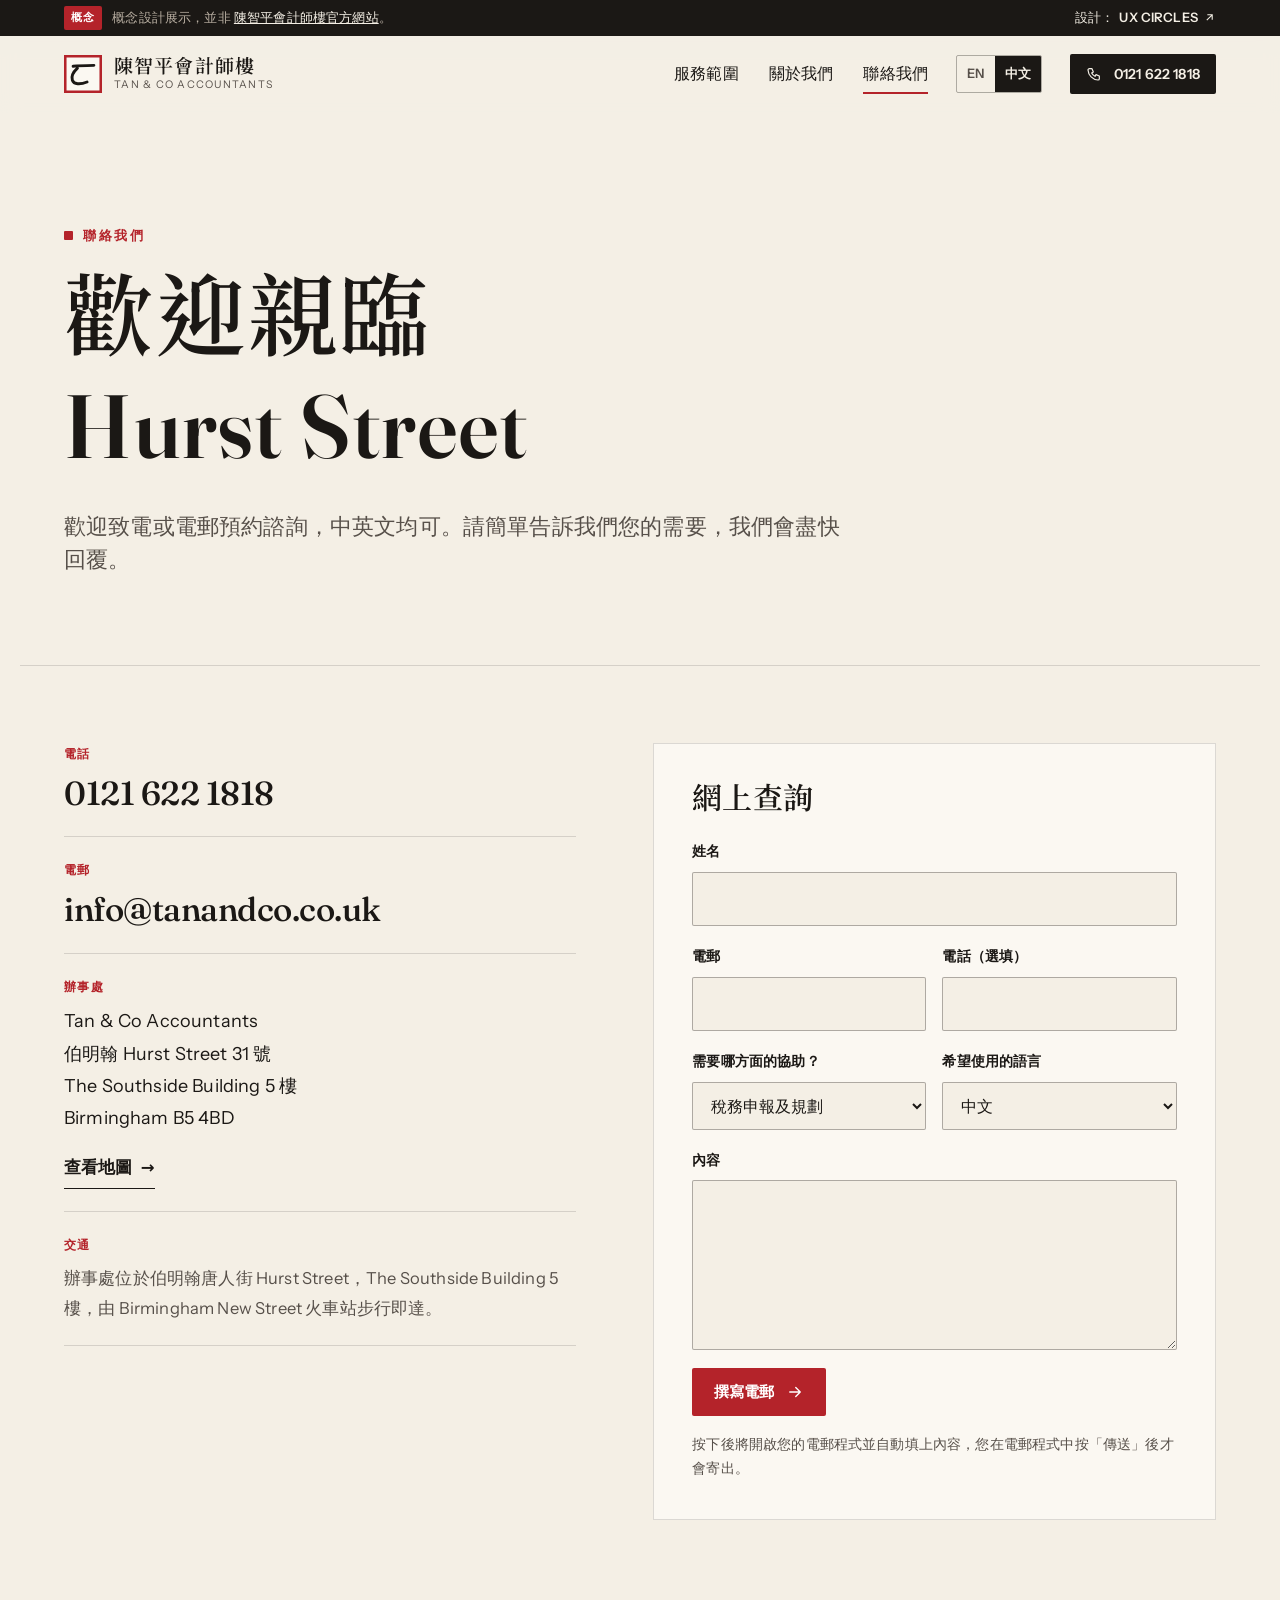
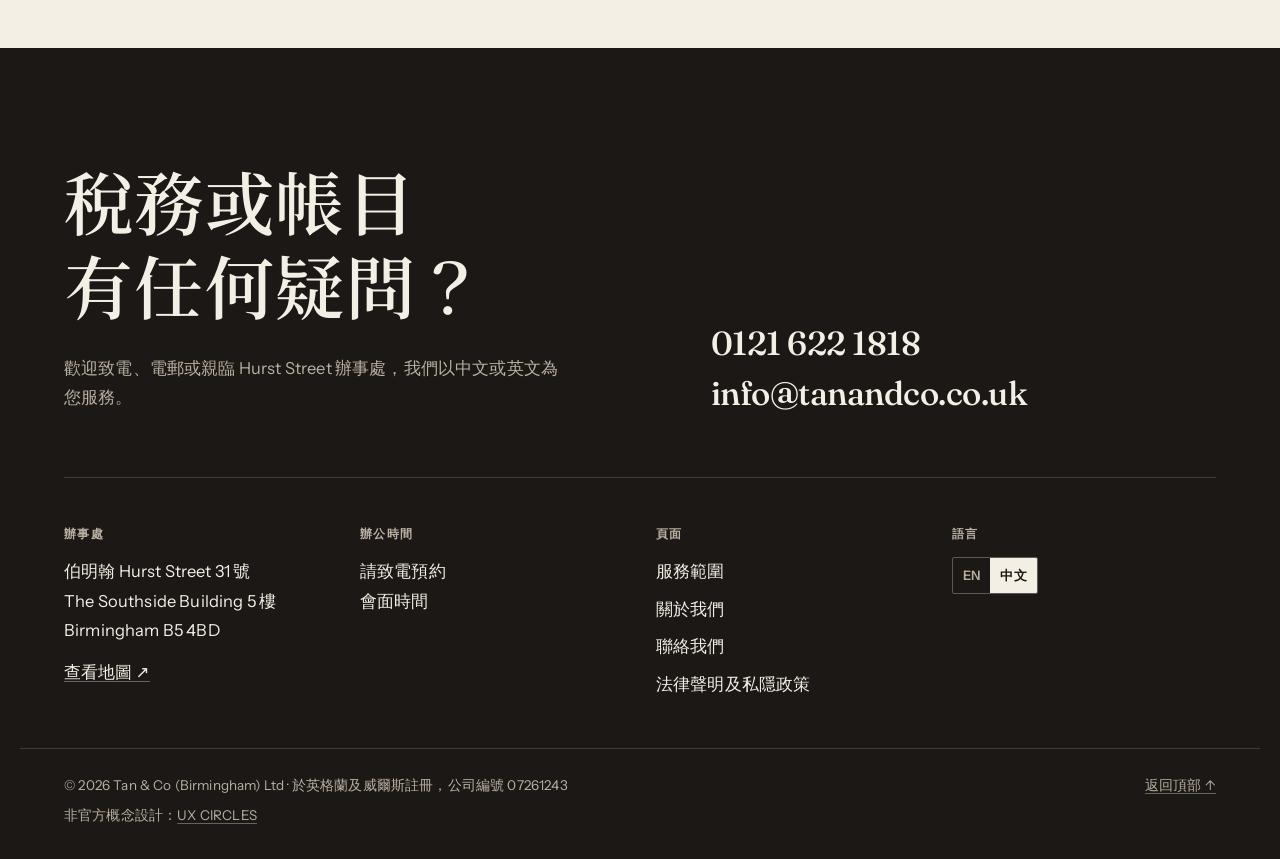
<file: zh/contact.html>
<!doctype html>
<html lang="zh-Hant">
<head>
<meta charset="utf-8">
<meta name="viewport" content="width=device-width, initial-scale=1">
<title>聯絡我們 — 伯明翰 Hurst Street 31 號 | 陳智平會計師樓</title>
<meta name="description" content="致電 0121 622 1818 或電郵 info@tanandco.co.uk。地址：伯明翰 Hurst Street 31 號 The Southside Building 5 樓，B5 4BD。">
<link rel="canonical" href="https://www.tanandco.co.uk/zh/contact.html">
<link rel="alternate" hreflang="en-GB" href="https://www.tanandco.co.uk/contact.html">
<link rel="alternate" hreflang="zh-Hant" href="https://www.tanandco.co.uk/zh/contact.html">
<link rel="alternate" hreflang="x-default" href="https://www.tanandco.co.uk/contact.html">
<meta property="og:title" content="聯絡我們 — 伯明翰 Hurst Street 31 號 | 陳智平會計師樓">
<meta property="og:description" content="致電 0121 622 1818 或電郵 info@tanandco.co.uk。地址：伯明翰 Hurst Street 31 號 The Southside Building 5 樓，B5 4BD。">
<meta property="og:type" content="website">
<meta property="og:locale" content="zh_HK">
<meta name="theme-color" content="#f4efe5">
<link rel="icon" href="../assets/img/favicon.svg" type="image/svg+xml">
<link rel="icon" href="../assets/img/favicon.png" type="image/png" sizes="64x64">
<link rel="apple-touch-icon" href="../assets/img/apple-touch-icon.png">
<link rel="preload" href="../assets/fonts/fraunces.woff2" as="font" type="font/woff2" crossorigin>
<link rel="preload" href="../assets/fonts/noto-serif-tc-600.woff2" as="font" type="font/woff2" crossorigin>
<link rel="stylesheet" href="../assets/css/style.css?v=e826e8e5">
<script>document.documentElement.classList.add("js")</script>
<script type="application/ld+json">{"@context": "https://schema.org", "@type": "AccountingService", "name": "Tan & Co Accountants", "alternateName": ["陳智平會計師樓", "Tan & Co (Birmingham) Ltd"], "url": "https://www.tanandco.co.uk/", "telephone": "+44 121 622 1818", "email": "info@tanandco.co.uk", "foundingDate": "1975", "founder": {"@type": "Person", "name": "Philip Tan"}, "address": {"@type": "PostalAddress", "streetAddress": "5th Floor, The Southside Building, 31 Hurst Street", "addressLocality": "Birmingham", "postalCode": "B5 4BD", "addressCountry": "GB"}, "areaServed": ["West Midlands", "United Kingdom"], "knowsLanguage": ["en", "zh"]}</script>
</head>
<body class="contact">
<a class="skip" href="#main">跳至正文</a>
<div class="concept-bar" role="note">
  <div class="wrap concept-inner">
    <p><span class="concept-tag">概念</span><span class="concept-long">概念設計展示，並非 <a href="https://tanandco.co.uk/" target="_blank" rel="noopener">陳智平會計師樓官方網站</a>。</span></p>
    <a href="https://ux-circles.com/professionals" target="_blank" rel="noopener"><span class="concept-by">設計：</span><strong>UX CIRCLES</strong> <svg viewBox="0 0 24 24" aria-hidden="true"><path d="M7 17 17 7M8 7h9v9"/></svg></a>
  </div>
</div>
<header class="site-header" data-header>
  <div class="wrap header-inner">
    <a class="brand" href="./" aria-label="陳智平會計師樓 — 主頁">
      <svg class="mark" viewBox="0 0 30 30" aria-hidden="true">
  <path class="mark-frame" d="M1 1h28v28H1z"/>
  <path class="mark-stroke" d="M7.2 8.9c4.6-.5 10.4-.6 16.4-.7M10.6 10.4C7.4 13.4 5.6 17 6.6 19.9c1.2 3.4 6.1 3.6 11.6 1.4"/>
</svg>
      <span class="brand-text"><span class="brand-name">陳智平會計師樓</span><span class="brand-sub" lang="en-GB">Tan &amp; Co Accountants</span></span>
    </a>
    <nav class="main-nav" aria-label="Main"><a href="services.html">服務範圍</a><a href="about.html">關於我們</a><a href="contact.html" aria-current="page">聯絡我們</a></nav>
    <div class="lang" role="group" aria-label="Language / 語言"><a href="../contact.html" lang="en-GB" hreflang="en-GB">EN</a><a href="../zh/contact.html" lang="zh-Hant" hreflang="zh-Hant" aria-current="true">中文</a></div>
    <a class="btn btn-ink header-cta" href="tel:+441216221818"><svg viewBox="0 0 24 24" aria-hidden="true"><path d="M5 4h4l2 5-2.5 1.5a11 11 0 0 0 5 5L15 13l5 2v4a2 2 0 0 1-2 2A16 16 0 0 1 3 6a2 2 0 0 1 2-2"/></svg><span>0121 622 1818</span></a>
    <button class="menu-btn" aria-expanded="false" aria-controls="menu"><span class="menu-lines"><span></span><span></span></span><span class="sr">選單</span></button>
  </div>
</header>
<div class="menu" id="menu" hidden>
  <div class="wrap menu-inner">
    <ul class="menu-links"><li><a href="services.html"><span class="mn">01</span>服務範圍</a></li><li><a href="about.html"><span class="mn">02</span>關於我們</a></li><li><a href="contact.html" aria-current="page"><span class="mn">03</span>聯絡我們</a></li></ul>
    <div class="menu-foot">
      <a href="tel:+441216221818">0121 622 1818</a>
      <a href="mailto:info@tanandco.co.uk">info@tanandco.co.uk</a>
      <div class="lang" role="group" aria-label="Language / 語言"><a href="../contact.html" lang="en-GB" hreflang="en-GB">EN</a><a href="../zh/contact.html" lang="zh-Hant" hreflang="zh-Hant" aria-current="true">中文</a></div>
    </div>
  </div>
</div>
<main id="main">

<section class="page-hero">
  <div class="wrap">
    <p class="label reveal-up">聯絡我們</p>
    <h1 class="page-title split"><span class="line"><span>歡迎親臨</span></span><span class="line"><span>Hurst Street</span></span></h1>
    <p class="page-lead reveal-up">歡迎致電或電郵預約諮詢，中英文均可。請簡單告訴我們您的需要，我們會盡快回覆。</p>
  </div>
</section>
<section class="section contact-sec">
  <div class="wrap contact-grid">
    <div class="contact-details">
      <dl class="cd">
        <div class="reveal-up"><dt>電話</dt><dd><a class="big-link" href="tel:+441216221818">0121 622 1818</a></dd></div>
        <div class="reveal-up"><dt>電郵</dt><dd><a class="big-link" href="mailto:info@tanandco.co.uk">info@tanandco.co.uk</a></dd></div>
        <div class="reveal-up"><dt>辦事處</dt><dd><address>Tan &amp; Co Accountants<br>伯明翰 Hurst Street 31 號<br>The Southside Building 5 樓<br>Birmingham B5 4BD</address><a class="btn-text" href="https://www.google.com/maps/search/?api=1&query=The+Southside+Building+31+Hurst+Street+Birmingham+B5+4BD" target="_blank" rel="noopener">查看地圖</a></dd></div>
        <div class="reveal-up"><dt>交通</dt><dd><p>辦事處位於伯明翰唐人街 Hurst Street，The Southside Building 5 樓，由 Birmingham New Street 火車站步行即達。</p></dd></div>
      </dl>
    </div>
    <form class="form reveal-up" data-contact-form novalidate>
      <h2 class="form-h">網上查詢</h2>
      <div class="field"><label for="f-name">姓名</label><input id="f-name" name="name" autocomplete="name" required></div>
      <div class="field-row">
        <div class="field"><label for="f-email">電郵</label><input id="f-email" name="email" type="email" autocomplete="email" required></div>
        <div class="field"><label for="f-phone">電話（選填）</label><input id="f-phone" name="phone" type="tel" autocomplete="tel"></div>
      </div>
      <div class="field-row">
        <div class="field"><label for="f-service">需要哪方面的協助？</label><select id="f-service" name="service"><option value="稅務申報及規劃" data-id="tax">稅務申報及規劃</option><option value="業務成立或重組" data-id="startups">業務成立或重組</option><option value="帳目、簿記或薪酬" data-id="accounts">帳目、簿記或薪酬</option><option value="其他" data-id="other">其他</option></select></div>
        <div class="field"><label for="f-lang">希望使用的語言</label><select id="f-lang" name="lang"><option>中文</option><option>English 英文</option></select></div>
      </div>
      <div class="field"><label for="f-msg">內容</label><textarea id="f-msg" name="message" rows="5" required></textarea></div>
      <p class="form-err" data-form-error hidden role="alert">請填寫姓名、有效的電郵地址及查詢內容。</p>
      <button class="btn btn-red" type="submit"><span>撰寫電郵</span><svg viewBox="0 0 24 24" aria-hidden="true"><path d="M5 12h14M13 6l6 6-6 6"/></svg></button>
      <p class="form-note">按下後將開啟您的電郵程式並自動填上內容，您在電郵程式中按「傳送」後才會寄出。</p>
    </form>
  </div>
</section>

</main>
<footer class="site-footer">
  <div class="wrap">
    <div class="footer-top">
      <div>
        <h2 class="footer-q split"><span class="line"><span>稅務或帳目</span></span><span class="line"><span>有任何疑問？</span></span></h2>
        <p class="footer-lead">歡迎致電、電郵或親臨 Hurst Street 辦事處，我們以中文或英文為您服務。</p>
      </div>
      <div class="footer-contact">
        <a class="big-link" href="tel:+441216221818">0121 622 1818</a>
        <a class="big-link" href="mailto:info@tanandco.co.uk">info@tanandco.co.uk</a>
      </div>
    </div>
    <div class="footer-grid">
      <div><h3 class="f-h">辦事處</h3><p>伯明翰 Hurst Street 31 號<br>The Southside Building 5 樓<br>Birmingham B5 4BD</p><p><a class="u" href="https://www.google.com/maps/search/?api=1&query=The+Southside+Building+31+Hurst+Street+Birmingham+B5+4BD" rel="noopener" target="_blank">查看地圖 ↗</a></p></div>
      <div><h3 class="f-h">辦公時間</h3><p>請致電預約<br>會面時間</p></div>
      <div><h3 class="f-h">頁面</h3><ul class="f-links"><li><a href="services.html">服務範圍</a></li><li><a href="about.html">關於我們</a></li><li><a href="contact.html">聯絡我們</a></li><li><a href="legal.html">法律聲明及私隱政策</a></li></ul></div>
      <div><h3 class="f-h">語言</h3><div class="lang" role="group" aria-label="Language / 語言"><a href="../contact.html" lang="en-GB" hreflang="en-GB">EN</a><a href="../zh/contact.html" lang="zh-Hant" hreflang="zh-Hant" aria-current="true">中文</a></div></div>
    </div>
  </div>
  <div class="wrap footer-base">
    <span>© <span data-year>2026</span> Tan &amp; Co (Birmingham) Ltd · 於英格蘭及威爾斯註冊，公司編號 07261243<br><span class="concept-note">非官方概念設計：<a class="u" href="https://ux-circles.com/professionals" target="_blank" rel="noopener">UX CIRCLES</a></span></span>
    <a href="#main" class="u">返回頂部 ↑</a>
  </div>
</footer>
<nav class="action-bar" aria-label="Quick contact">
  <a href="tel:+441216221818"><svg viewBox="0 0 24 24" aria-hidden="true"><path d="M5 4h4l2 5-2.5 1.5a11 11 0 0 0 5 5L15 13l5 2v4a2 2 0 0 1-2 2A16 16 0 0 1 3 6a2 2 0 0 1 2-2"/></svg><span>致電</span></a>
  <a href="mailto:info@tanandco.co.uk"><svg viewBox="0 0 24 24" aria-hidden="true"><rect x="3" y="5" width="18" height="14" rx="2"/><path d="m3 7 9 6 9-6"/></svg><span>電郵</span></a>
  <a href="https://www.google.com/maps/search/?api=1&query=The+Southside+Building+31+Hurst+Street+Birmingham+B5+4BD" target="_blank" rel="noopener"><svg viewBox="0 0 24 24" aria-hidden="true"><path d="M12 21s-7-6.2-7-12a7 7 0 0 1 14 0c0 5.8-7 12-7 12z"/><circle cx="12" cy="9" r="2.5"/></svg><span>地圖</span></a>
</nav>
<script>window.TANCO = {"today": "今天", "tomorrow": "明天", "inDays": "還有 {n} 天", "days": "天", "day": "天", "until": "距離 {date}", "dl": {"jan": "{ty} 稅務年度網上個人報稅及繳稅截止", "jul": "{ty} 稅務年度第二期預繳稅款", "oct5": "如於 {ty} 稅務年度開始自僱或出租物業，須登記個人報稅", "oct31": "{ty} 稅務年度紙本個人報稅表截止", "mtd": "數碼報稅（MTD）季度申報：截至 {end} 的季度（如適用）"}, "calc": {"accounts": "向 Companies House 遞交年度帳目", "ctpay": "繳交公司稅", "ct600": "遞交公司稅申報表（CT600）", "cs01": "確認聲明書（此日期後 14 天內）"}, "mailSubject": "網站查詢", "mailName": "姓名", "mailPhone": "電話", "mailLang": "希望使用的語言", "mailService": "查詢服務"};</script>
<script src="../assets/js/main.js?v=87f1fec1" defer></script>
</body>
</html>
</file>
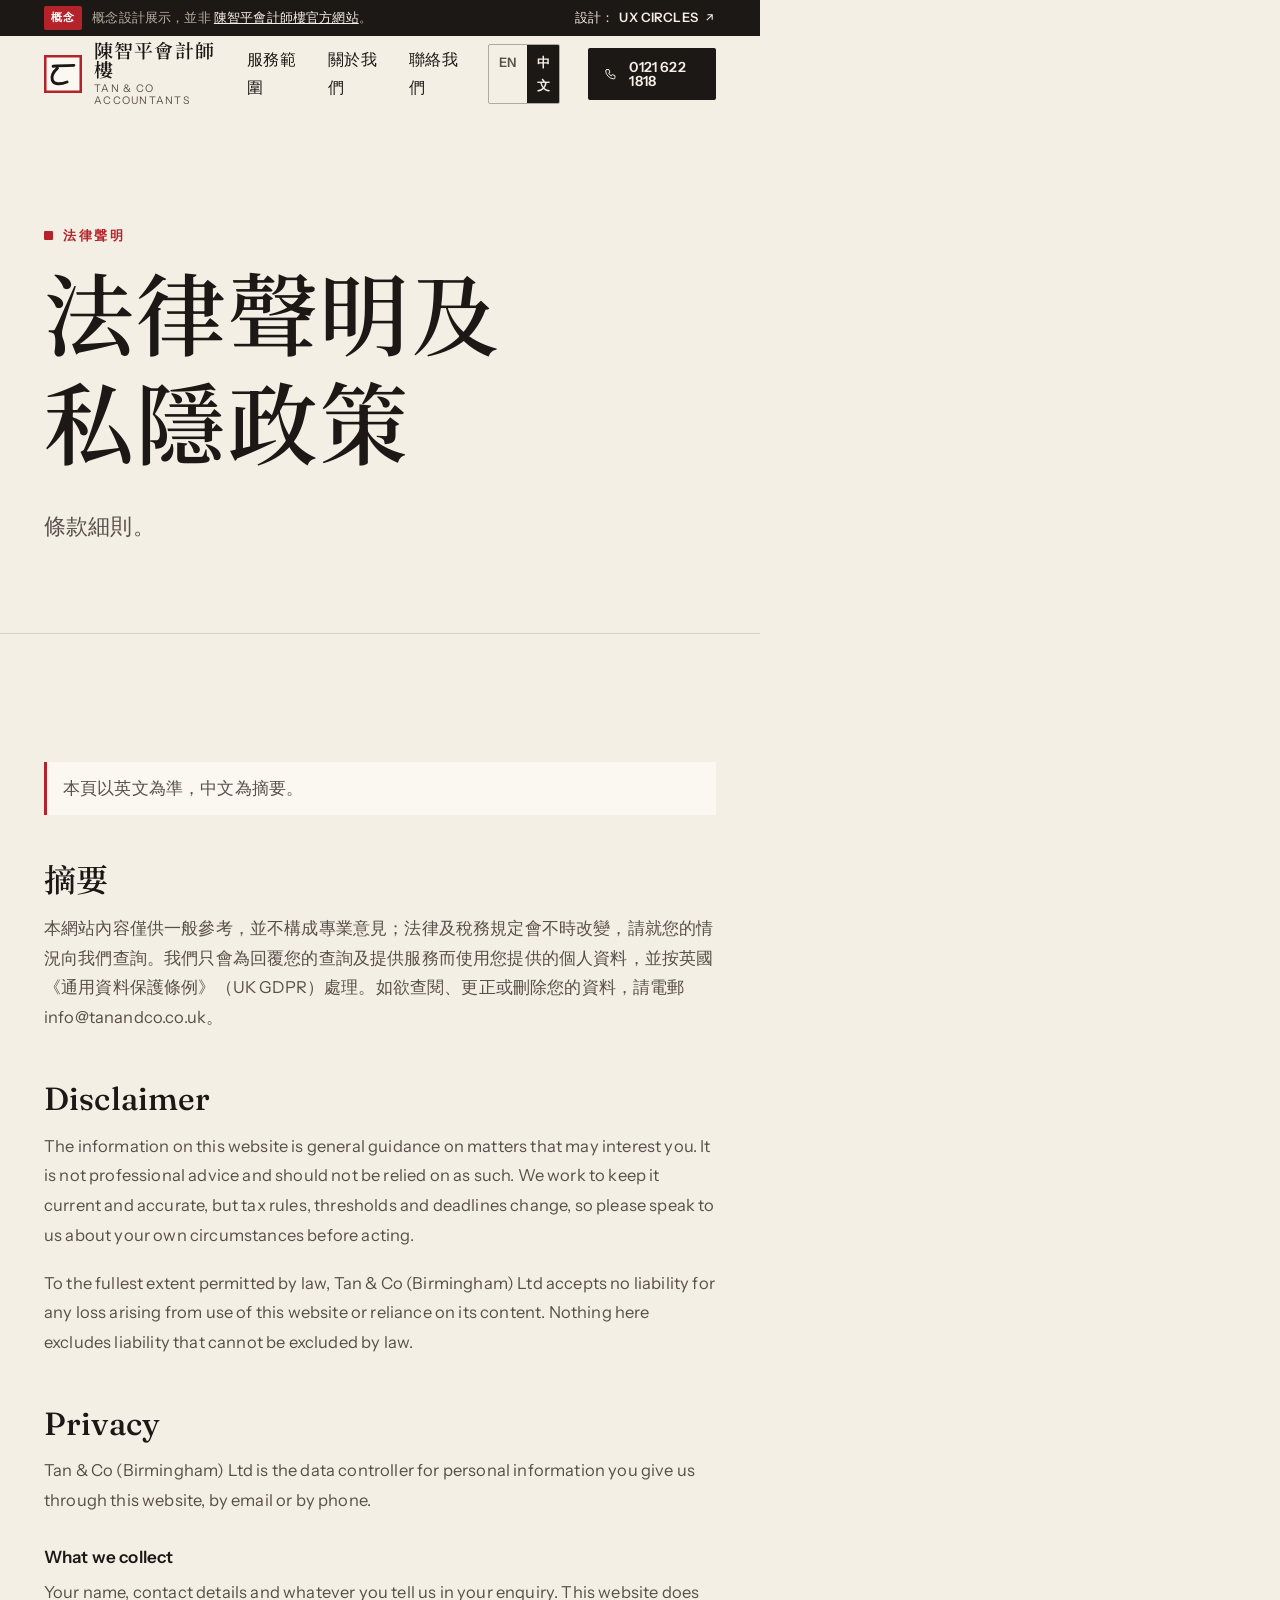
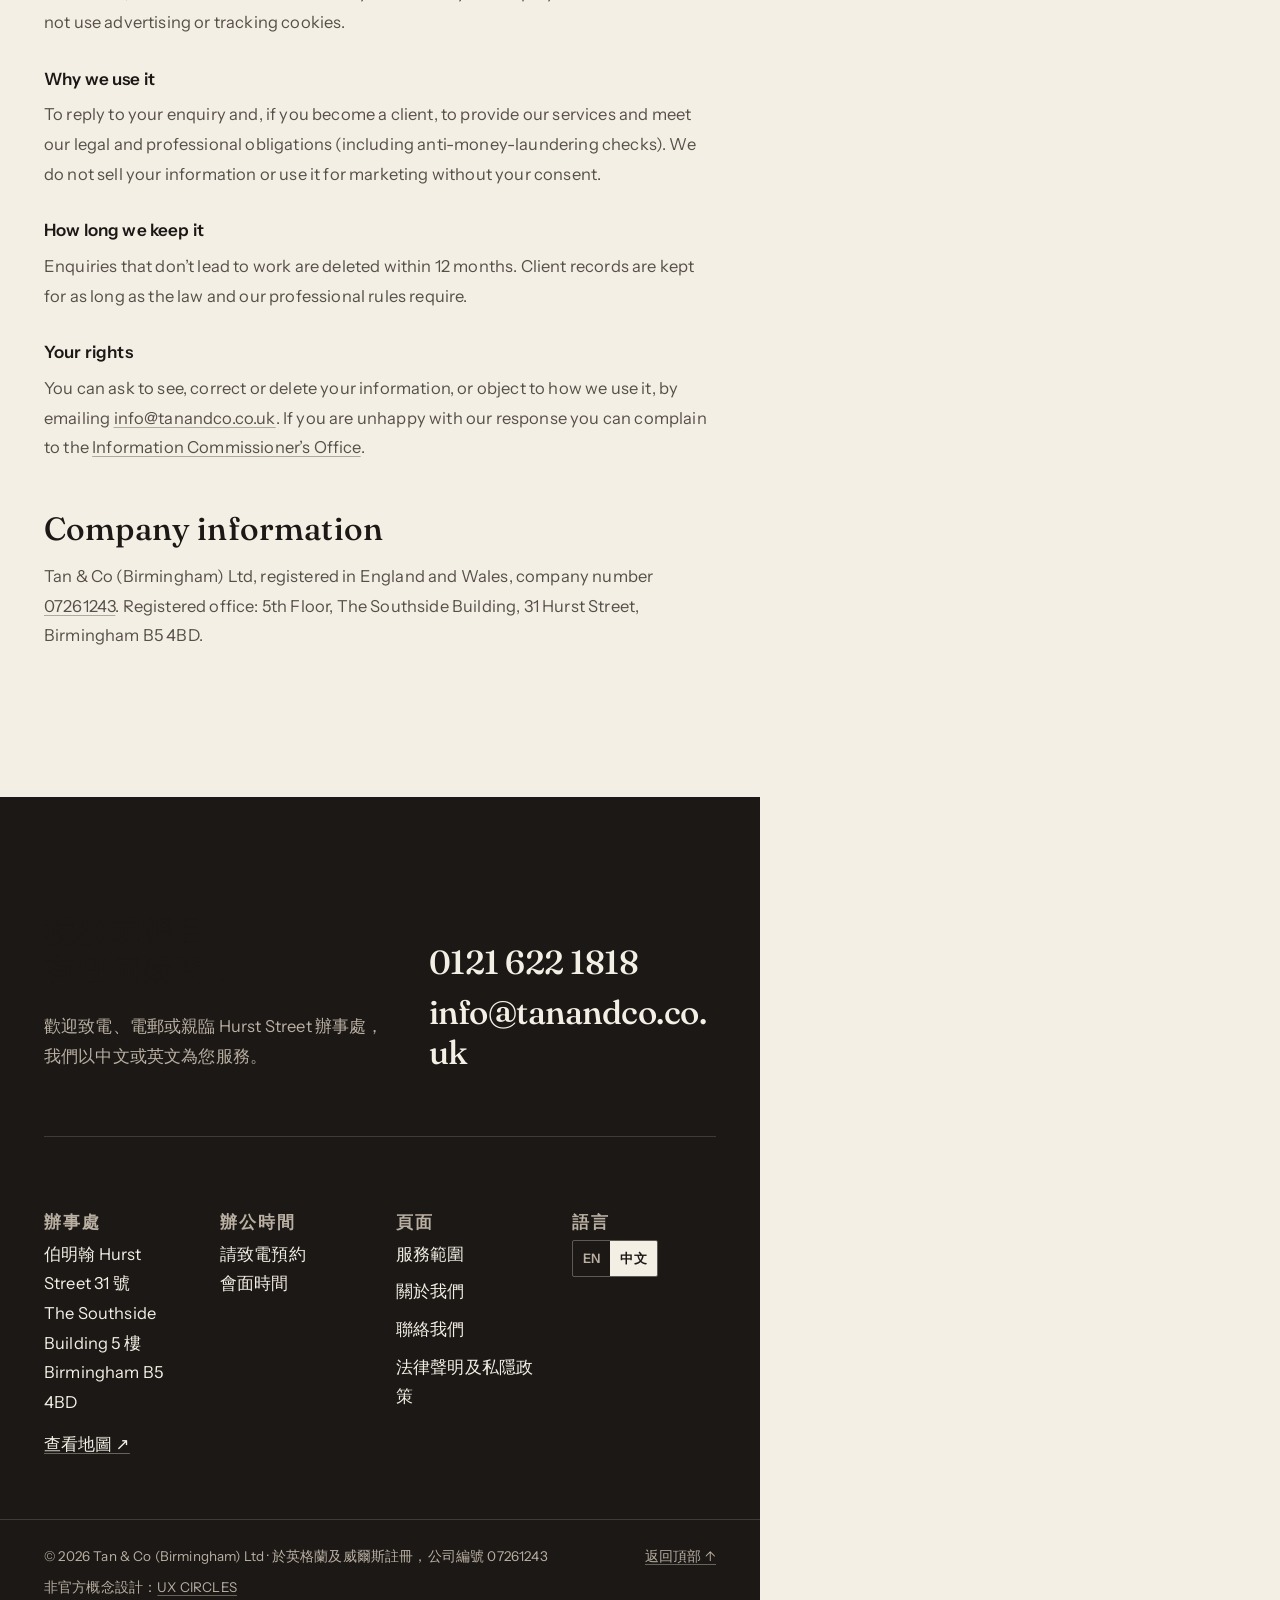
<file: zh/legal.html>
<!doctype html>
<html lang="zh-Hant">
<head>
<meta charset="utf-8">
<meta name="viewport" content="width=device-width, initial-scale=1">
<title>法律聲明及私隱政策 | 陳智平會計師樓</title>
<meta name="description" content="Tan &amp; Co (Birmingham) Ltd 網站免責聲明、私隱政策及公司資料。">
<link rel="canonical" href="https://www.tanandco.co.uk/zh/legal.html">
<link rel="alternate" hreflang="en-GB" href="https://www.tanandco.co.uk/legal.html">
<link rel="alternate" hreflang="zh-Hant" href="https://www.tanandco.co.uk/zh/legal.html">
<link rel="alternate" hreflang="x-default" href="https://www.tanandco.co.uk/legal.html">
<meta property="og:title" content="法律聲明及私隱政策 | 陳智平會計師樓">
<meta property="og:description" content="Tan &amp; Co (Birmingham) Ltd 網站免責聲明、私隱政策及公司資料。">
<meta property="og:type" content="website">
<meta property="og:locale" content="zh_HK">
<meta name="theme-color" content="#f4efe5">
<link rel="icon" href="../assets/img/favicon.svg" type="image/svg+xml">
<link rel="icon" href="../assets/img/favicon.png" type="image/png" sizes="64x64">
<link rel="apple-touch-icon" href="../assets/img/apple-touch-icon.png">
<link rel="preload" href="../assets/fonts/fraunces.woff2" as="font" type="font/woff2" crossorigin>
<link rel="preload" href="../assets/fonts/noto-serif-tc-600.woff2" as="font" type="font/woff2" crossorigin>
<link rel="stylesheet" href="../assets/css/style.css?v=e826e8e5">
<script>document.documentElement.classList.add("js")</script>
<script type="application/ld+json">{"@context": "https://schema.org", "@type": "AccountingService", "name": "Tan & Co Accountants", "alternateName": ["陳智平會計師樓", "Tan & Co (Birmingham) Ltd"], "url": "https://www.tanandco.co.uk/", "telephone": "+44 121 622 1818", "email": "info@tanandco.co.uk", "foundingDate": "1975", "founder": {"@type": "Person", "name": "Philip Tan"}, "address": {"@type": "PostalAddress", "streetAddress": "5th Floor, The Southside Building, 31 Hurst Street", "addressLocality": "Birmingham", "postalCode": "B5 4BD", "addressCountry": "GB"}, "areaServed": ["West Midlands", "United Kingdom"], "knowsLanguage": ["en", "zh"]}</script>
</head>
<body class="legal">
<a class="skip" href="#main">跳至正文</a>
<div class="concept-bar" role="note">
  <div class="wrap concept-inner">
    <p><span class="concept-tag">概念</span><span class="concept-long">概念設計展示，並非 <a href="https://tanandco.co.uk/" target="_blank" rel="noopener">陳智平會計師樓官方網站</a>。</span></p>
    <a href="https://ux-circles.com/professionals" target="_blank" rel="noopener"><span class="concept-by">設計：</span><strong>UX CIRCLES</strong> <svg viewBox="0 0 24 24" aria-hidden="true"><path d="M7 17 17 7M8 7h9v9"/></svg></a>
  </div>
</div>
<header class="site-header" data-header>
  <div class="wrap header-inner">
    <a class="brand" href="./" aria-label="陳智平會計師樓 — 主頁">
      <svg class="mark" viewBox="0 0 30 30" aria-hidden="true">
  <path class="mark-frame" d="M1 1h28v28H1z"/>
  <path class="mark-stroke" d="M7.2 8.9c4.6-.5 10.4-.6 16.4-.7M10.6 10.4C7.4 13.4 5.6 17 6.6 19.9c1.2 3.4 6.1 3.6 11.6 1.4"/>
</svg>
      <span class="brand-text"><span class="brand-name">陳智平會計師樓</span><span class="brand-sub" lang="en-GB">Tan &amp; Co Accountants</span></span>
    </a>
    <nav class="main-nav" aria-label="Main"><a href="services.html">服務範圍</a><a href="about.html">關於我們</a><a href="contact.html">聯絡我們</a></nav>
    <div class="lang" role="group" aria-label="Language / 語言"><a href="../legal.html" lang="en-GB" hreflang="en-GB">EN</a><a href="../zh/legal.html" lang="zh-Hant" hreflang="zh-Hant" aria-current="true">中文</a></div>
    <a class="btn btn-ink header-cta" href="tel:+441216221818"><svg viewBox="0 0 24 24" aria-hidden="true"><path d="M5 4h4l2 5-2.5 1.5a11 11 0 0 0 5 5L15 13l5 2v4a2 2 0 0 1-2 2A16 16 0 0 1 3 6a2 2 0 0 1 2-2"/></svg><span>0121 622 1818</span></a>
    <button class="menu-btn" aria-expanded="false" aria-controls="menu"><span class="menu-lines"><span></span><span></span></span><span class="sr">選單</span></button>
  </div>
</header>
<div class="menu" id="menu" hidden>
  <div class="wrap menu-inner">
    <ul class="menu-links"><li><a href="services.html"><span class="mn">01</span>服務範圍</a></li><li><a href="about.html"><span class="mn">02</span>關於我們</a></li><li><a href="contact.html"><span class="mn">03</span>聯絡我們</a></li></ul>
    <div class="menu-foot">
      <a href="tel:+441216221818">0121 622 1818</a>
      <a href="mailto:info@tanandco.co.uk">info@tanandco.co.uk</a>
      <div class="lang" role="group" aria-label="Language / 語言"><a href="../legal.html" lang="en-GB" hreflang="en-GB">EN</a><a href="../zh/legal.html" lang="zh-Hant" hreflang="zh-Hant" aria-current="true">中文</a></div>
    </div>
  </div>
</div>
<main id="main">

<section class="page-hero">
  <div class="wrap">
    <p class="label reveal-up">法律聲明</p>
    <h1 class="page-title split"><span class="line"><span>法律聲明及</span></span><span class="line"><span>私隱政策</span></span></h1>
    <p class="page-lead reveal-up">條款細則。</p>
  </div>
</section>
<section class="section">
  <div class="wrap legal prose" lang="en-GB">
    <p class="note-inline">本頁以英文為準，中文為摘要。</p>
      <h2>摘要</h2>
      <p>本網站內容僅供一般參考，並不構成專業意見；法律及稅務規定會不時改變，請就您的情況向我們查詢。我們只會為回覆您的查詢及提供服務而使用您提供的個人資料，並按英國《通用資料保護條例》（UK GDPR）處理。如欲查閱、更正或刪除您的資料，請電郵 info@tanandco.co.uk。</p>
    <h2 id="disclaimer">Disclaimer</h2>
    <p>The information on this website is general guidance on matters that may interest you. It is not professional advice and should not be relied on as such. We work to keep it current and accurate, but tax rules, thresholds and deadlines change, so please speak to us about your own circumstances before acting.</p>
    <p>To the fullest extent permitted by law, Tan &amp; Co (Birmingham) Ltd accepts no liability for any loss arising from use of this website or reliance on its content. Nothing here excludes liability that cannot be excluded by law.</p>
    <h2 id="privacy">Privacy</h2>
    <p>Tan &amp; Co (Birmingham) Ltd is the data controller for personal information you give us through this website, by email or by phone.</p>
    <h3>What we collect</h3>
    <p>Your name, contact details and whatever you tell us in your enquiry. This website does not use advertising or tracking cookies.</p>
    <h3>Why we use it</h3>
    <p>To reply to your enquiry and, if you become a client, to provide our services and meet our legal and professional obligations (including anti-money-laundering checks). We do not sell your information or use it for marketing without your consent.</p>
    <h3>How long we keep it</h3>
    <p>Enquiries that don’t lead to work are deleted within 12 months. Client records are kept for as long as the law and our professional rules require.</p>
    <h3>Your rights</h3>
    <p>You can ask to see, correct or delete your information, or object to how we use it, by emailing <a class="u" href="mailto:info@tanandco.co.uk">info@tanandco.co.uk</a>. If you are unhappy with our response you can complain to the <a class="u" href="https://ico.org.uk/make-a-complaint/" target="_blank" rel="noopener">Information Commissioner’s Office</a>.</p>
    <h2 id="company">Company information</h2>
    <p>Tan &amp; Co (Birmingham) Ltd, registered in England and Wales, company number <a class="u" href="https://find-and-update.company-information.service.gov.uk/company/07261243" target="_blank" rel="noopener">07261243</a>. Registered office: 5th Floor, The Southside Building, 31 Hurst Street, Birmingham B5 4BD.</p>
  </div>
</section>

</main>
<footer class="site-footer">
  <div class="wrap">
    <div class="footer-top">
      <div>
        <h2 class="footer-q split"><span class="line"><span>稅務或帳目</span></span><span class="line"><span>有任何疑問？</span></span></h2>
        <p class="footer-lead">歡迎致電、電郵或親臨 Hurst Street 辦事處，我們以中文或英文為您服務。</p>
      </div>
      <div class="footer-contact">
        <a class="big-link" href="tel:+441216221818">0121 622 1818</a>
        <a class="big-link" href="mailto:info@tanandco.co.uk">info@tanandco.co.uk</a>
      </div>
    </div>
    <div class="footer-grid">
      <div><h3 class="f-h">辦事處</h3><p>伯明翰 Hurst Street 31 號<br>The Southside Building 5 樓<br>Birmingham B5 4BD</p><p><a class="u" href="https://www.google.com/maps/search/?api=1&query=The+Southside+Building+31+Hurst+Street+Birmingham+B5+4BD" rel="noopener" target="_blank">查看地圖 ↗</a></p></div>
      <div><h3 class="f-h">辦公時間</h3><p>請致電預約<br>會面時間</p></div>
      <div><h3 class="f-h">頁面</h3><ul class="f-links"><li><a href="services.html">服務範圍</a></li><li><a href="about.html">關於我們</a></li><li><a href="contact.html">聯絡我們</a></li><li><a href="legal.html">法律聲明及私隱政策</a></li></ul></div>
      <div><h3 class="f-h">語言</h3><div class="lang" role="group" aria-label="Language / 語言"><a href="../legal.html" lang="en-GB" hreflang="en-GB">EN</a><a href="../zh/legal.html" lang="zh-Hant" hreflang="zh-Hant" aria-current="true">中文</a></div></div>
    </div>
  </div>
  <div class="wrap footer-base">
    <span>© <span data-year>2026</span> Tan &amp; Co (Birmingham) Ltd · 於英格蘭及威爾斯註冊，公司編號 07261243<br><span class="concept-note">非官方概念設計：<a class="u" href="https://ux-circles.com/professionals" target="_blank" rel="noopener">UX CIRCLES</a></span></span>
    <a href="#main" class="u">返回頂部 ↑</a>
  </div>
</footer>
<nav class="action-bar" aria-label="Quick contact">
  <a href="tel:+441216221818"><svg viewBox="0 0 24 24" aria-hidden="true"><path d="M5 4h4l2 5-2.5 1.5a11 11 0 0 0 5 5L15 13l5 2v4a2 2 0 0 1-2 2A16 16 0 0 1 3 6a2 2 0 0 1 2-2"/></svg><span>致電</span></a>
  <a href="mailto:info@tanandco.co.uk"><svg viewBox="0 0 24 24" aria-hidden="true"><rect x="3" y="5" width="18" height="14" rx="2"/><path d="m3 7 9 6 9-6"/></svg><span>電郵</span></a>
  <a href="https://www.google.com/maps/search/?api=1&query=The+Southside+Building+31+Hurst+Street+Birmingham+B5+4BD" target="_blank" rel="noopener"><svg viewBox="0 0 24 24" aria-hidden="true"><path d="M12 21s-7-6.2-7-12a7 7 0 0 1 14 0c0 5.8-7 12-7 12z"/><circle cx="12" cy="9" r="2.5"/></svg><span>地圖</span></a>
</nav>
<script>window.TANCO = {"today": "今天", "tomorrow": "明天", "inDays": "還有 {n} 天", "days": "天", "day": "天", "until": "距離 {date}", "dl": {"jan": "{ty} 稅務年度網上個人報稅及繳稅截止", "jul": "{ty} 稅務年度第二期預繳稅款", "oct5": "如於 {ty} 稅務年度開始自僱或出租物業，須登記個人報稅", "oct31": "{ty} 稅務年度紙本個人報稅表截止", "mtd": "數碼報稅（MTD）季度申報：截至 {end} 的季度（如適用）"}, "calc": {"accounts": "向 Companies House 遞交年度帳目", "ctpay": "繳交公司稅", "ct600": "遞交公司稅申報表（CT600）", "cs01": "確認聲明書（此日期後 14 天內）"}, "mailSubject": "網站查詢", "mailName": "姓名", "mailPhone": "電話", "mailLang": "希望使用的語言", "mailService": "查詢服務"};</script>
<script src="../assets/js/main.js?v=87f1fec1" defer></script>
</body>
</html>
</file>
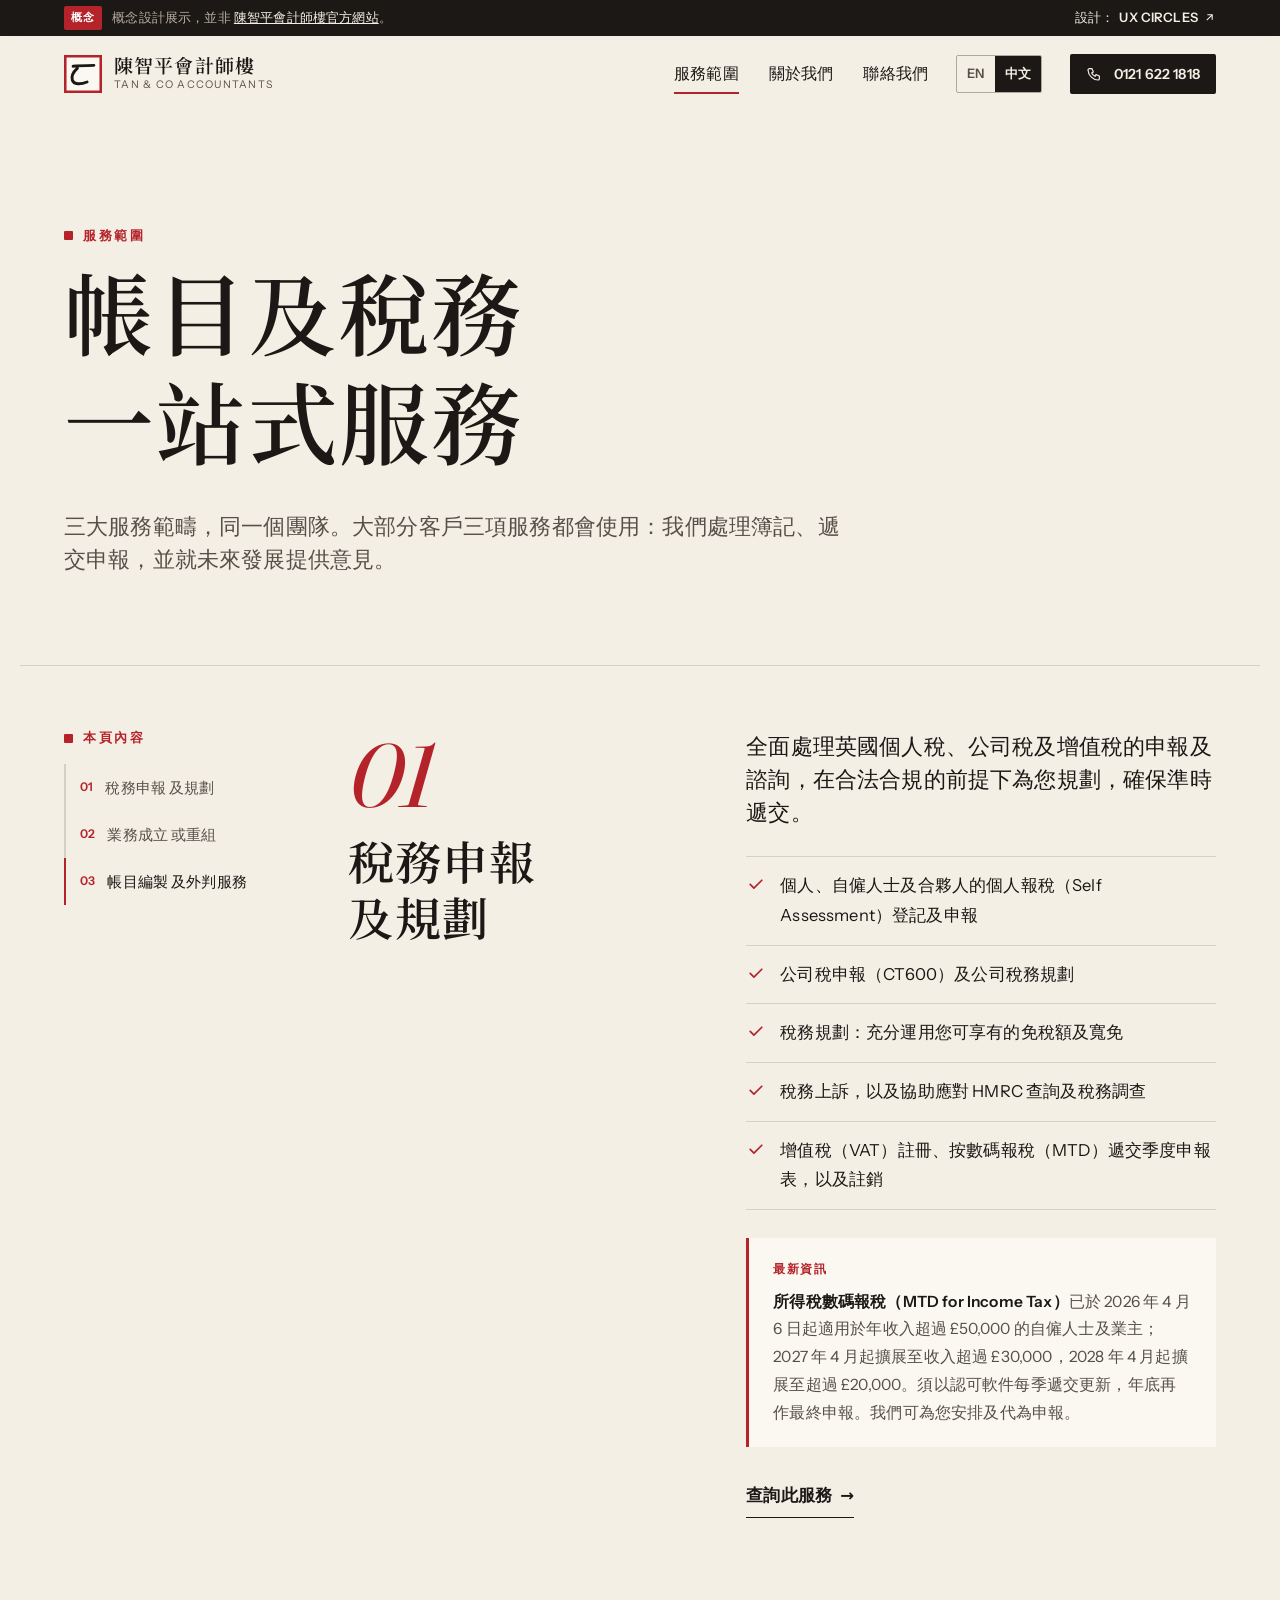
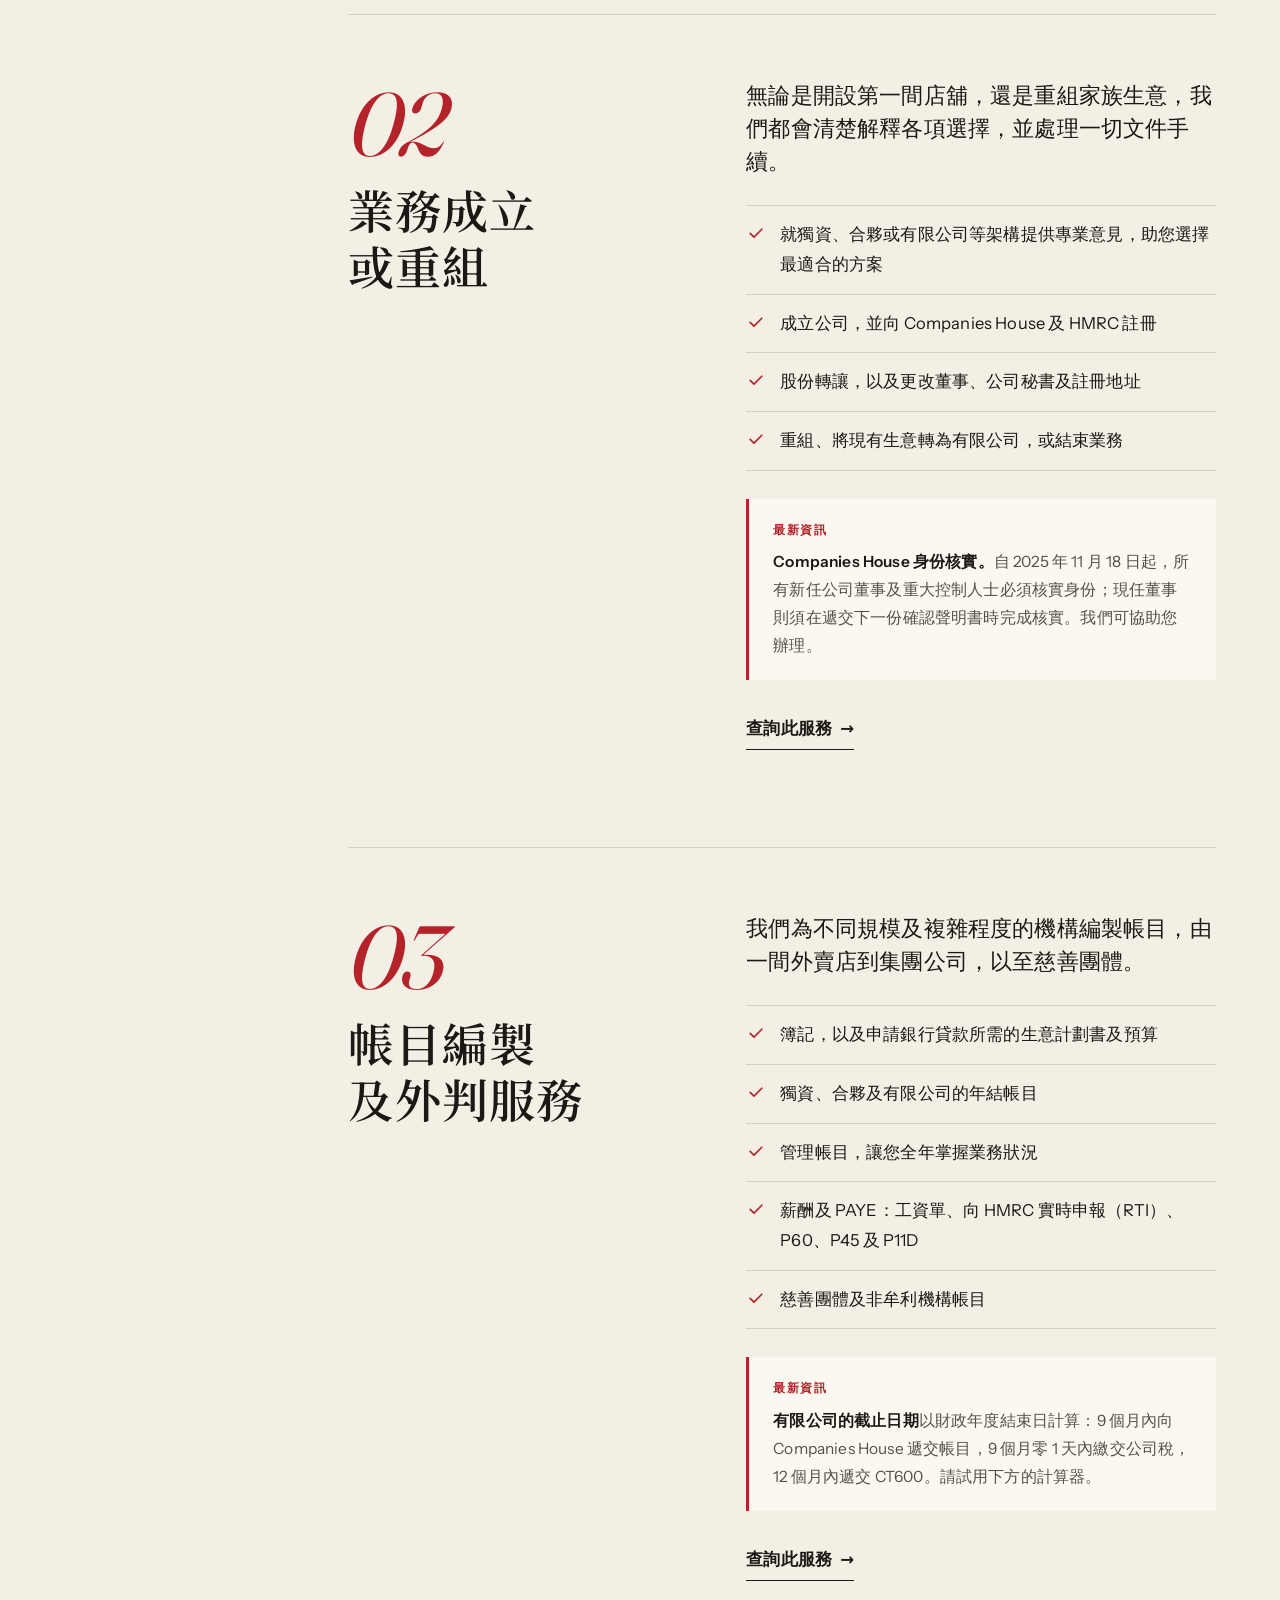
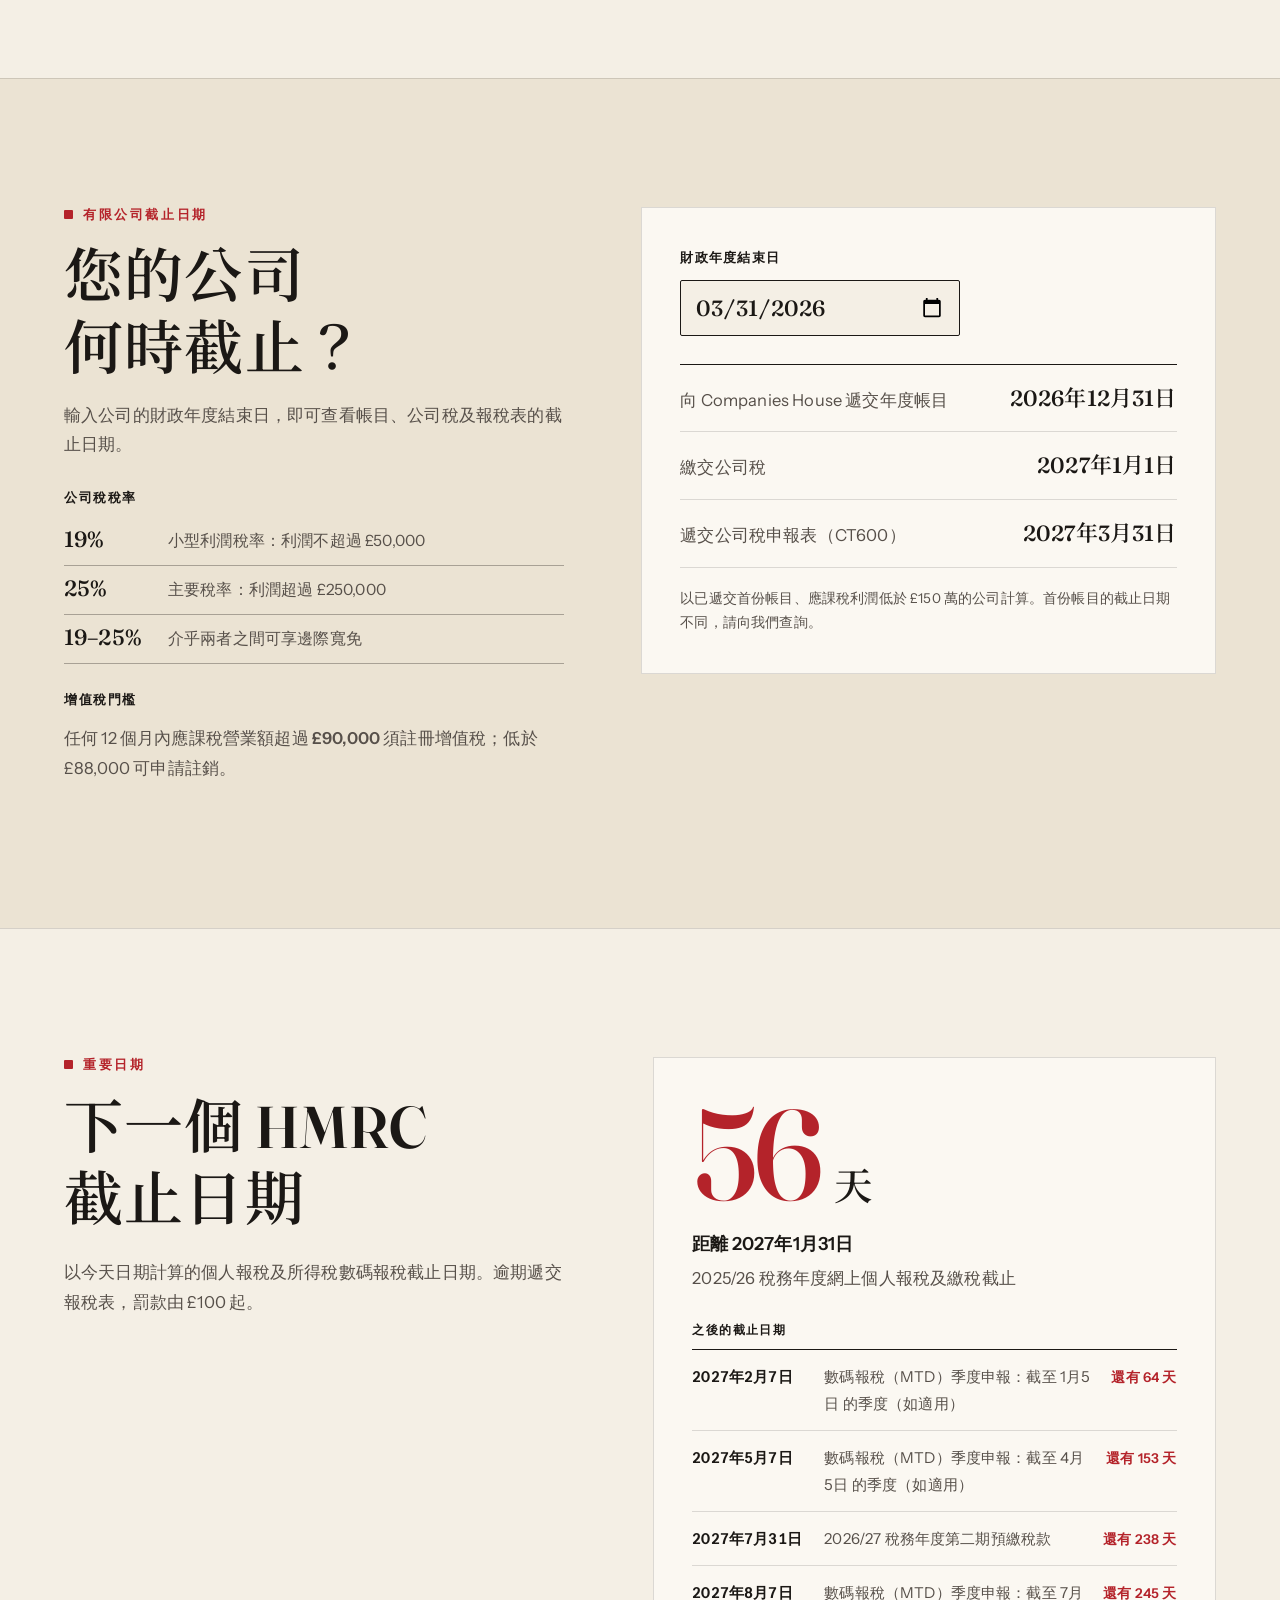
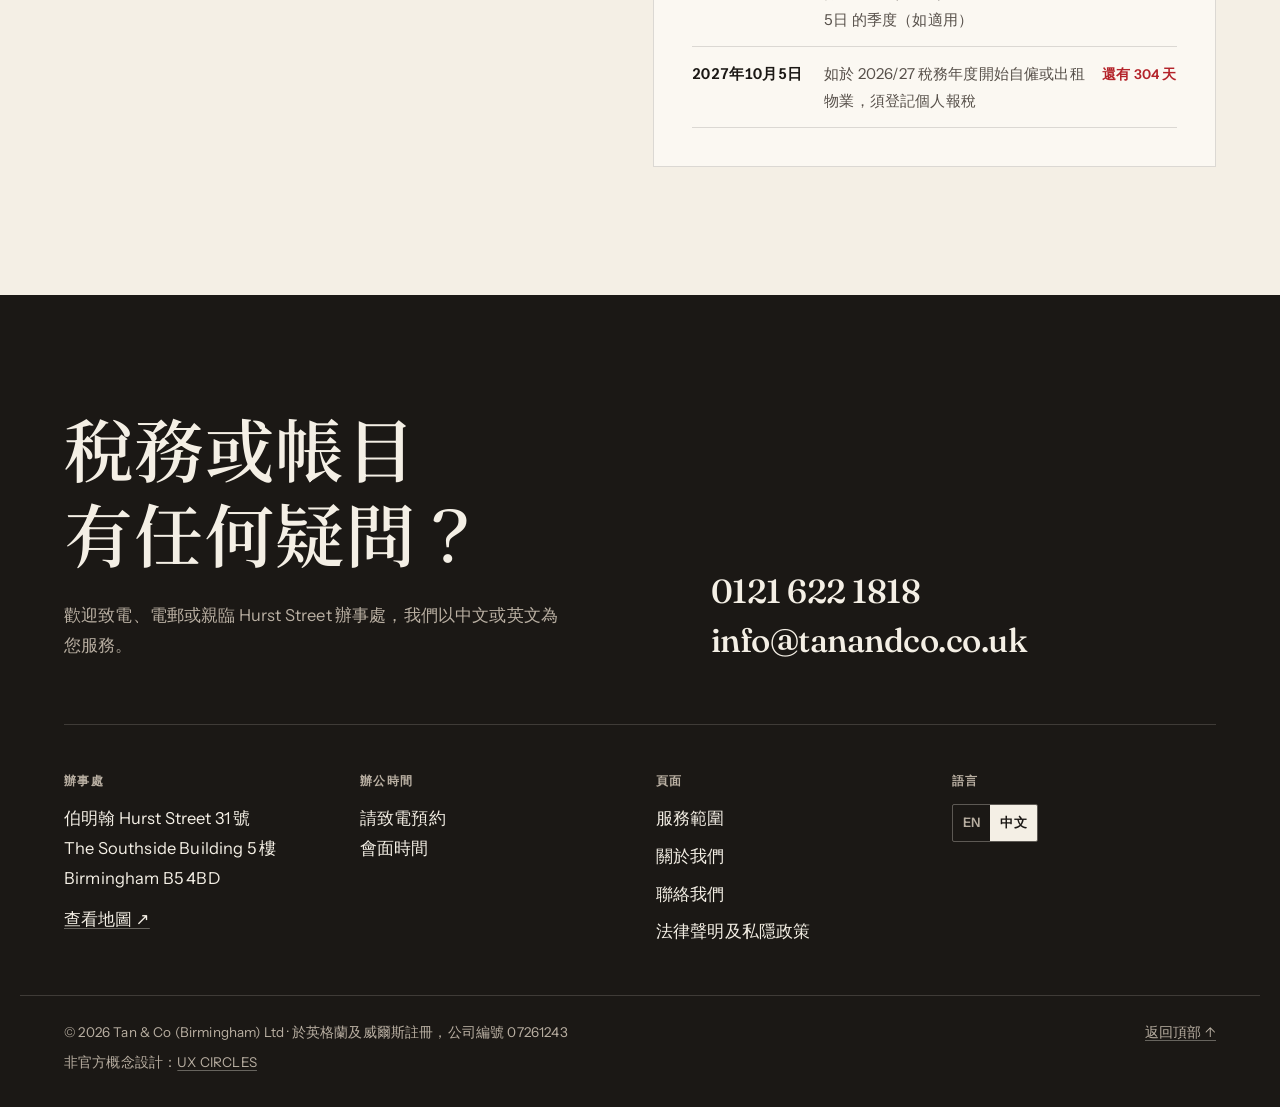
<file: zh/services.html>
<!doctype html>
<html lang="zh-Hant">
<head>
<meta charset="utf-8">
<meta name="viewport" content="width=device-width, initial-scale=1">
<title>服務範圍 — 稅務、增值稅、成立公司、帳目及薪酬 | 陳智平會計師樓</title>
<meta name="description" content="個人報稅、公司稅、增值稅及數碼報稅；成立及重組公司；簿記、年結帳目及薪酬服務。陳智平會計師樓，伯明翰。">
<link rel="canonical" href="https://www.tanandco.co.uk/zh/services.html">
<link rel="alternate" hreflang="en-GB" href="https://www.tanandco.co.uk/services.html">
<link rel="alternate" hreflang="zh-Hant" href="https://www.tanandco.co.uk/zh/services.html">
<link rel="alternate" hreflang="x-default" href="https://www.tanandco.co.uk/services.html">
<meta property="og:title" content="服務範圍 — 稅務、增值稅、成立公司、帳目及薪酬 | 陳智平會計師樓">
<meta property="og:description" content="個人報稅、公司稅、增值稅及數碼報稅；成立及重組公司；簿記、年結帳目及薪酬服務。陳智平會計師樓，伯明翰。">
<meta property="og:type" content="website">
<meta property="og:locale" content="zh_HK">
<meta name="theme-color" content="#f4efe5">
<link rel="icon" href="../assets/img/favicon.svg" type="image/svg+xml">
<link rel="icon" href="../assets/img/favicon.png" type="image/png" sizes="64x64">
<link rel="apple-touch-icon" href="../assets/img/apple-touch-icon.png">
<link rel="preload" href="../assets/fonts/fraunces.woff2" as="font" type="font/woff2" crossorigin>
<link rel="preload" href="../assets/fonts/noto-serif-tc-600.woff2" as="font" type="font/woff2" crossorigin>
<link rel="stylesheet" href="../assets/css/style.css?v=e826e8e5">
<script>document.documentElement.classList.add("js")</script>
<script type="application/ld+json">{"@context": "https://schema.org", "@type": "AccountingService", "name": "Tan & Co Accountants", "alternateName": ["陳智平會計師樓", "Tan & Co (Birmingham) Ltd"], "url": "https://www.tanandco.co.uk/", "telephone": "+44 121 622 1818", "email": "info@tanandco.co.uk", "foundingDate": "1975", "founder": {"@type": "Person", "name": "Philip Tan"}, "address": {"@type": "PostalAddress", "streetAddress": "5th Floor, The Southside Building, 31 Hurst Street", "addressLocality": "Birmingham", "postalCode": "B5 4BD", "addressCountry": "GB"}, "areaServed": ["West Midlands", "United Kingdom"], "knowsLanguage": ["en", "zh"]}</script>
</head>
<body class="services">
<a class="skip" href="#main">跳至正文</a>
<div class="concept-bar" role="note">
  <div class="wrap concept-inner">
    <p><span class="concept-tag">概念</span><span class="concept-long">概念設計展示，並非 <a href="https://tanandco.co.uk/" target="_blank" rel="noopener">陳智平會計師樓官方網站</a>。</span></p>
    <a href="https://ux-circles.com/professionals" target="_blank" rel="noopener"><span class="concept-by">設計：</span><strong>UX CIRCLES</strong> <svg viewBox="0 0 24 24" aria-hidden="true"><path d="M7 17 17 7M8 7h9v9"/></svg></a>
  </div>
</div>
<header class="site-header" data-header>
  <div class="wrap header-inner">
    <a class="brand" href="./" aria-label="陳智平會計師樓 — 主頁">
      <svg class="mark" viewBox="0 0 30 30" aria-hidden="true">
  <path class="mark-frame" d="M1 1h28v28H1z"/>
  <path class="mark-stroke" d="M7.2 8.9c4.6-.5 10.4-.6 16.4-.7M10.6 10.4C7.4 13.4 5.6 17 6.6 19.9c1.2 3.4 6.1 3.6 11.6 1.4"/>
</svg>
      <span class="brand-text"><span class="brand-name">陳智平會計師樓</span><span class="brand-sub" lang="en-GB">Tan &amp; Co Accountants</span></span>
    </a>
    <nav class="main-nav" aria-label="Main"><a href="services.html" aria-current="page">服務範圍</a><a href="about.html">關於我們</a><a href="contact.html">聯絡我們</a></nav>
    <div class="lang" role="group" aria-label="Language / 語言"><a href="../services.html" lang="en-GB" hreflang="en-GB">EN</a><a href="../zh/services.html" lang="zh-Hant" hreflang="zh-Hant" aria-current="true">中文</a></div>
    <a class="btn btn-ink header-cta" href="tel:+441216221818"><svg viewBox="0 0 24 24" aria-hidden="true"><path d="M5 4h4l2 5-2.5 1.5a11 11 0 0 0 5 5L15 13l5 2v4a2 2 0 0 1-2 2A16 16 0 0 1 3 6a2 2 0 0 1 2-2"/></svg><span>0121 622 1818</span></a>
    <button class="menu-btn" aria-expanded="false" aria-controls="menu"><span class="menu-lines"><span></span><span></span></span><span class="sr">選單</span></button>
  </div>
</header>
<div class="menu" id="menu" hidden>
  <div class="wrap menu-inner">
    <ul class="menu-links"><li><a href="services.html" aria-current="page"><span class="mn">01</span>服務範圍</a></li><li><a href="about.html"><span class="mn">02</span>關於我們</a></li><li><a href="contact.html"><span class="mn">03</span>聯絡我們</a></li></ul>
    <div class="menu-foot">
      <a href="tel:+441216221818">0121 622 1818</a>
      <a href="mailto:info@tanandco.co.uk">info@tanandco.co.uk</a>
      <div class="lang" role="group" aria-label="Language / 語言"><a href="../services.html" lang="en-GB" hreflang="en-GB">EN</a><a href="../zh/services.html" lang="zh-Hant" hreflang="zh-Hant" aria-current="true">中文</a></div>
    </div>
  </div>
</div>
<main id="main">

<section class="page-hero">
  <div class="wrap">
    <p class="label reveal-up">服務範圍</p>
    <h1 class="page-title split"><span class="line"><span>帳目及稅務</span></span><span class="line"><span>一站式服務</span></span></h1>
    <p class="page-lead reveal-up">三大服務範疇，同一個團隊。大部分客戶三項服務都會使用：我們處理簿記、遞交申報，並就未來發展提供意見。</p>
  </div>
</section>
<div class="wrap svc-layout">
  <nav class="toc" aria-label="本頁內容"><p class="label">本頁內容</p><ul><li><a href="#tax"><span>01</span>稅務申報 及規劃</a></li><li><a href="#startups"><span>02</span>業務成立 或重組</a></li><li><a href="#accounts"><span>03</span>帳目編製 及外判服務</a></li></ul></nav>
  <div class="svc-sections">
  <section class="svc-section" id="tax" aria-labelledby="tax-h">
    <div class="svc-side">
      <span class="svc-big-n" aria-hidden="true">01</span>
      <h2 class="h2 split" id="tax-h"><span class="line"><span>稅務申報</span></span><span class="line"><span>及規劃</span></span></h2>
    </div>
    <div class="svc-body">
      <p class="lead-p reveal-up">全面處理英國個人稅、公司稅及增值稅的申報及諮詢，在合法合規的前提下為您規劃，確保準時遞交。</p>
      <ul class="checks reveal-up"><li><svg viewBox="0 0 24 24" aria-hidden="true"><path d="m5 12.5 4.5 4.5L19 7.5"/></svg><span>個人、自僱人士及合夥人的個人報稅（Self Assessment）登記及申報</span></li><li><svg viewBox="0 0 24 24" aria-hidden="true"><path d="m5 12.5 4.5 4.5L19 7.5"/></svg><span>公司稅申報（CT600）及公司稅務規劃</span></li><li><svg viewBox="0 0 24 24" aria-hidden="true"><path d="m5 12.5 4.5 4.5L19 7.5"/></svg><span>稅務規劃：充分運用您可享有的免稅額及寬免</span></li><li><svg viewBox="0 0 24 24" aria-hidden="true"><path d="m5 12.5 4.5 4.5L19 7.5"/></svg><span>稅務上訴，以及協助應對 HMRC 查詢及稅務調查</span></li><li><svg viewBox="0 0 24 24" aria-hidden="true"><path d="m5 12.5 4.5 4.5L19 7.5"/></svg><span>增值稅（VAT）註冊、按數碼報稅（MTD）遞交季度申報表，以及註銷</span></li></ul>
      <aside class="note reveal-up"><p class="note-k">最新資訊</p><p><b>所得稅數碼報稅（MTD for Income Tax）</b>已於 2026 年 4 月 6 日起適用於年收入超過 £50,000 的自僱人士及業主；2027 年 4 月起擴展至收入超過 £30,000，2028 年 4 月起擴展至超過 £20,000。須以認可軟件每季遞交更新，年底再作最終申報。我們可為您安排及代為申報。</p></aside>
      <p class="reveal-up"><a class="btn-text" href="contact.html?service=tax">查詢此服務</a></p>
    </div>
  </section>
  <section class="svc-section" id="startups" aria-labelledby="startups-h">
    <div class="svc-side">
      <span class="svc-big-n" aria-hidden="true">02</span>
      <h2 class="h2 split" id="startups-h"><span class="line"><span>業務成立</span></span><span class="line"><span>或重組</span></span></h2>
    </div>
    <div class="svc-body">
      <p class="lead-p reveal-up">無論是開設第一間店舖，還是重組家族生意，我們都會清楚解釋各項選擇，並處理一切文件手續。</p>
      <ul class="checks reveal-up"><li><svg viewBox="0 0 24 24" aria-hidden="true"><path d="m5 12.5 4.5 4.5L19 7.5"/></svg><span>就獨資、合夥或有限公司等架構提供專業意見，助您選擇最適合的方案</span></li><li><svg viewBox="0 0 24 24" aria-hidden="true"><path d="m5 12.5 4.5 4.5L19 7.5"/></svg><span>成立公司，並向 Companies House 及 HMRC 註冊</span></li><li><svg viewBox="0 0 24 24" aria-hidden="true"><path d="m5 12.5 4.5 4.5L19 7.5"/></svg><span>股份轉讓，以及更改董事、公司秘書及註冊地址</span></li><li><svg viewBox="0 0 24 24" aria-hidden="true"><path d="m5 12.5 4.5 4.5L19 7.5"/></svg><span>重組、將現有生意轉為有限公司，或結束業務</span></li></ul>
      <aside class="note reveal-up"><p class="note-k">最新資訊</p><p><b>Companies House 身份核實。</b>自 2025 年 11 月 18 日起，所有新任公司董事及重大控制人士必須核實身份；現任董事則須在遞交下一份確認聲明書時完成核實。我們可協助您辦理。</p></aside>
      <p class="reveal-up"><a class="btn-text" href="contact.html?service=startups">查詢此服務</a></p>
    </div>
  </section>
  <section class="svc-section" id="accounts" aria-labelledby="accounts-h">
    <div class="svc-side">
      <span class="svc-big-n" aria-hidden="true">03</span>
      <h2 class="h2 split" id="accounts-h"><span class="line"><span>帳目編製</span></span><span class="line"><span>及外判服務</span></span></h2>
    </div>
    <div class="svc-body">
      <p class="lead-p reveal-up">我們為不同規模及複雜程度的機構編製帳目，由一間外賣店到集團公司，以至慈善團體。</p>
      <ul class="checks reveal-up"><li><svg viewBox="0 0 24 24" aria-hidden="true"><path d="m5 12.5 4.5 4.5L19 7.5"/></svg><span>簿記，以及申請銀行貸款所需的生意計劃書及預算</span></li><li><svg viewBox="0 0 24 24" aria-hidden="true"><path d="m5 12.5 4.5 4.5L19 7.5"/></svg><span>獨資、合夥及有限公司的年結帳目</span></li><li><svg viewBox="0 0 24 24" aria-hidden="true"><path d="m5 12.5 4.5 4.5L19 7.5"/></svg><span>管理帳目，讓您全年掌握業務狀況</span></li><li><svg viewBox="0 0 24 24" aria-hidden="true"><path d="m5 12.5 4.5 4.5L19 7.5"/></svg><span>薪酬及 PAYE：工資單、向 HMRC 實時申報（RTI）、P60、P45 及 P11D</span></li><li><svg viewBox="0 0 24 24" aria-hidden="true"><path d="m5 12.5 4.5 4.5L19 7.5"/></svg><span>慈善團體及非牟利機構帳目</span></li></ul>
      <aside class="note reveal-up"><p class="note-k">最新資訊</p><p><b>有限公司的截止日期</b>以財政年度結束日計算：9 個月內向 Companies House 遞交帳目，9 個月零 1 天內繳交公司稅，12 個月內遞交 CT600。請試用下方的計算器。</p></aside>
      <p class="reveal-up"><a class="btn-text" href="contact.html?service=accounts">查詢此服務</a></p>
    </div>
  </section>
  </div>
</div>

<section class="section paper-2 calc-sec" id="calculator" aria-labelledby="calc-h">
  <div class="wrap split-grid">
    <div>
      <p class="label reveal-up">有限公司截止日期</p>
      <h2 class="h2 split" id="calc-h"><span class="line"><span>您的公司</span></span><span class="line"><span>何時截止？</span></span></h2>
      <p class="muted reveal-up">輸入公司的財政年度結束日，即可查看帳目、公司稅及報稅表的截止日期。</p>
      <div class="facts reveal-up">
        <h3 class="mini-h">公司稅稅率</h3>
        <dl class="rates"><div><dt>19%</dt><dd>小型利潤稅率：利潤不超過 £50,000</dd></div><div><dt>25%</dt><dd>主要稅率：利潤超過 £250,000</dd></div><div><dt>19–25%</dt><dd>介乎兩者之間可享邊際寬免</dd></div></dl>
        <h3 class="mini-h">增值稅門檻</h3>
        <p>任何 12 個月內應課稅營業額超過 <b>£90,000</b> 須註冊增值稅；低於 £88,000 可申請註銷。</p>
      </div>
    </div>
    <div class="calc reveal-up">
      <form data-ct-calc>
        <label for="ye">財政年度結束日</label>
        <input id="ye" type="date" required>
      </form>
      <dl class="calc-out" data-ct-out aria-live="polite"></dl>
      <p class="calc-note">以已遞交首份帳目、應課稅利潤低於 £150 萬的公司計算。首份帳目的截止日期不同，請向我們查詢。</p>
    </div>
  </div>
</section>
<section class="section deadlines" id="key-dates" aria-labelledby="kd-h">
  <div class="wrap dl-grid" data-countdown>
    <div>
      <p class="label reveal-up">重要日期</p>
      <h2 class="h2 split" id="kd-h"><span class="line"><span>下一個 HMRC</span></span><span class="line"><span>截止日期</span></span></h2>
      <p class="muted reveal-up">以今天日期計算的個人報稅及所得稅數碼報稅截止日期。逾期遞交報稅表，罰款由 £100 起。</p>
    </div>
    <div class="dl-card reveal-up">
      <p class="dl-big"><span data-cd-days>—</span> <span class="dl-unit" data-cd-unit></span></p>
      <p class="dl-until" data-cd-until></p>
      <p class="dl-what" data-cd-what></p>
      <h3 class="dl-after">之後的截止日期</h3>
      <ol class="dl-list" data-deadlines></ol>
    </div>
  </div>
</section>

</main>
<footer class="site-footer">
  <div class="wrap">
    <div class="footer-top">
      <div>
        <h2 class="footer-q split"><span class="line"><span>稅務或帳目</span></span><span class="line"><span>有任何疑問？</span></span></h2>
        <p class="footer-lead">歡迎致電、電郵或親臨 Hurst Street 辦事處，我們以中文或英文為您服務。</p>
      </div>
      <div class="footer-contact">
        <a class="big-link" href="tel:+441216221818">0121 622 1818</a>
        <a class="big-link" href="mailto:info@tanandco.co.uk">info@tanandco.co.uk</a>
      </div>
    </div>
    <div class="footer-grid">
      <div><h3 class="f-h">辦事處</h3><p>伯明翰 Hurst Street 31 號<br>The Southside Building 5 樓<br>Birmingham B5 4BD</p><p><a class="u" href="https://www.google.com/maps/search/?api=1&query=The+Southside+Building+31+Hurst+Street+Birmingham+B5+4BD" rel="noopener" target="_blank">查看地圖 ↗</a></p></div>
      <div><h3 class="f-h">辦公時間</h3><p>請致電預約<br>會面時間</p></div>
      <div><h3 class="f-h">頁面</h3><ul class="f-links"><li><a href="services.html">服務範圍</a></li><li><a href="about.html">關於我們</a></li><li><a href="contact.html">聯絡我們</a></li><li><a href="legal.html">法律聲明及私隱政策</a></li></ul></div>
      <div><h3 class="f-h">語言</h3><div class="lang" role="group" aria-label="Language / 語言"><a href="../services.html" lang="en-GB" hreflang="en-GB">EN</a><a href="../zh/services.html" lang="zh-Hant" hreflang="zh-Hant" aria-current="true">中文</a></div></div>
    </div>
  </div>
  <div class="wrap footer-base">
    <span>© <span data-year>2026</span> Tan &amp; Co (Birmingham) Ltd · 於英格蘭及威爾斯註冊，公司編號 07261243<br><span class="concept-note">非官方概念設計：<a class="u" href="https://ux-circles.com/professionals" target="_blank" rel="noopener">UX CIRCLES</a></span></span>
    <a href="#main" class="u">返回頂部 ↑</a>
  </div>
</footer>
<nav class="action-bar" aria-label="Quick contact">
  <a href="tel:+441216221818"><svg viewBox="0 0 24 24" aria-hidden="true"><path d="M5 4h4l2 5-2.5 1.5a11 11 0 0 0 5 5L15 13l5 2v4a2 2 0 0 1-2 2A16 16 0 0 1 3 6a2 2 0 0 1 2-2"/></svg><span>致電</span></a>
  <a href="mailto:info@tanandco.co.uk"><svg viewBox="0 0 24 24" aria-hidden="true"><rect x="3" y="5" width="18" height="14" rx="2"/><path d="m3 7 9 6 9-6"/></svg><span>電郵</span></a>
  <a href="https://www.google.com/maps/search/?api=1&query=The+Southside+Building+31+Hurst+Street+Birmingham+B5+4BD" target="_blank" rel="noopener"><svg viewBox="0 0 24 24" aria-hidden="true"><path d="M12 21s-7-6.2-7-12a7 7 0 0 1 14 0c0 5.8-7 12-7 12z"/><circle cx="12" cy="9" r="2.5"/></svg><span>地圖</span></a>
</nav>
<script>window.TANCO = {"today": "今天", "tomorrow": "明天", "inDays": "還有 {n} 天", "days": "天", "day": "天", "until": "距離 {date}", "dl": {"jan": "{ty} 稅務年度網上個人報稅及繳稅截止", "jul": "{ty} 稅務年度第二期預繳稅款", "oct5": "如於 {ty} 稅務年度開始自僱或出租物業，須登記個人報稅", "oct31": "{ty} 稅務年度紙本個人報稅表截止", "mtd": "數碼報稅（MTD）季度申報：截至 {end} 的季度（如適用）"}, "calc": {"accounts": "向 Companies House 遞交年度帳目", "ctpay": "繳交公司稅", "ct600": "遞交公司稅申報表（CT600）", "cs01": "確認聲明書（此日期後 14 天內）"}, "mailSubject": "網站查詢", "mailName": "姓名", "mailPhone": "電話", "mailLang": "希望使用的語言", "mailService": "查詢服務"};</script>
<script src="../assets/js/main.js?v=87f1fec1" defer></script>
</body>
</html>
</file>
<file: assets/css/style.css>
/* Tan & Co Accountants — ink, rice paper and seal red */
@font-face { font-family: "Fraunces"; src: url("../fonts/fraunces.woff2") format("woff2"); font-weight: 400 600; font-display: swap; }
@font-face { font-family: "Fraunces"; src: url("../fonts/fraunces-italic.woff2") format("woff2"); font-weight: 400 600; font-style: italic; font-display: swap; }
@font-face { font-family: "Instrument Sans"; src: url("../fonts/instrument-sans.woff2") format("woff2"); font-weight: 400 600; font-display: swap; }
@font-face { font-family: "Noto Serif TC"; src: url("../fonts/noto-serif-tc-600.woff2") format("woff2"); font-weight: 600; font-display: swap; }

:root {
  --paper: #f4efe5;
  --paper-2: #ebe3d3;
  --card: #fbf8f2;
  --ink: #1b1815;
  --ink-2: #57504a;
  --rule: rgba(27, 24, 21, .14);
  --rule-strong: rgba(27, 24, 21, .32);
  --red: #b4232a;
  --red-deep: #8f1b21;
  --on-dark: #f4efe5;
  --on-dark-2: #b9afa2;
  --red-on-dark: #ec5a5f;
  --serif: "Fraunces", "Noto Serif TC", Georgia, "Times New Roman", serif;
  --sans: "Instrument Sans", system-ui, -apple-system, "Segoe UI", "PingFang TC", "Microsoft JhengHei", "Noto Sans TC", sans-serif;
  --gutter: clamp(16px, 4vw, 44px);
  --ease: cubic-bezier(.2, .7, .1, 1);
}

*, *::before, *::after { box-sizing: border-box; }
html { -webkit-text-size-adjust: 100%; scroll-behavior: smooth; scroll-padding-top: 96px; }
body { margin: 0; background: var(--paper); color: var(--ink); font: 400 17px/1.6 var(--sans); -webkit-font-smoothing: antialiased; text-rendering: optimizeLegibility; overflow-x: hidden; }
:lang(zh) body, body:lang(zh) { font-size: 16.5px; line-height: 1.8; letter-spacing: .01em; }
img, svg { display: block; max-width: 100%; }
a { color: inherit; }
::selection { background: var(--red); color: #fff; }
:focus-visible { outline: 2px solid var(--red); outline-offset: 3px; border-radius: 2px; }
.sr { position: absolute; width: 1px; height: 1px; overflow: hidden; clip: rect(0 0 0 0); white-space: nowrap; }
.skip { position: absolute; left: 16px; top: -60px; z-index: 100; background: var(--ink); color: var(--paper); padding: 10px 16px; border-radius: 4px; }
.skip:focus { top: 12px; }
.wrap { max-width: 1240px; margin: 0 auto; padding: 0 var(--gutter); }

/* ---------------------------------------------------------------- type */
.label { font: 600 12px/1.2 var(--sans); letter-spacing: .14em; text-transform: uppercase; color: var(--red); margin: 0 0 18px; display: flex; align-items: center; gap: 10px; }
.label::before { content: ""; width: 9px; height: 9px; background: var(--red); border-radius: 1px; flex: none; }
:lang(zh) .label { letter-spacing: .2em; font-size: 13px; }
.h2, .hero-title, .page-title, .footer-q { font-family: var(--serif); font-weight: 500; letter-spacing: -.02em; line-height: 1.02; margin: 0; font-variation-settings: "opsz" 144; }
:lang(zh) :is(.h2, .hero-title, .page-title, .footer-q) { font-weight: 600; letter-spacing: .02em; line-height: 1.22; }
:lang(zh) .hero-title { font-size: clamp(44px, 6.6vw, 92px); letter-spacing: .06em; }
.h2 { font-size: clamp(34px, 4.6vw, 60px); }
.hero-title { font-size: clamp(46px, 7.4vw, 104px); }
.page-title { font-size: clamp(44px, 7vw, 96px); }
.hero-title em, .page-title em { font-style: italic; color: var(--red); font-weight: 400; }
:lang(zh) .hero-title em { font-style: normal; }
.muted { color: var(--ink-2); }
.lead-p { font-size: clamp(19px, 1.7vw, 22px); line-height: 1.5; color: var(--ink); }
.prose p { margin: 0 0 1.1em; color: var(--ink-2); }
.prose .lead-p { color: var(--ink); }
.mini-h { font: 600 13px/1.2 var(--sans); letter-spacing: .12em; text-transform: uppercase; margin: 28px 0 12px; color: var(--ink); }
.u { text-decoration: underline; text-decoration-color: var(--rule-strong); text-underline-offset: 3px; transition: text-decoration-color .2s; }
.u:hover { text-decoration-color: currentColor; }

/* line-by-line headline reveal */
.split .line { display: block; overflow: hidden; padding-bottom: .08em; margin-bottom: -.08em; }
.split .line > span { display: inline-block; }
.js .split .line > span { transform: translateY(105%); transition: transform 1s var(--ease); }
.js .split.is-in .line > span { transform: none; }
.js .split.is-in .line:nth-child(2) > span { transition-delay: .09s; }
.js .split.is-in .line:nth-child(3) > span { transition-delay: .18s; }
.js .reveal-up { opacity: 0; transform: translateY(18px); transition: opacity .9s var(--ease), transform .9s var(--ease); }
.js .reveal-up.is-in { opacity: 1; transform: none; }

/* ---------------------------------------------------------------- buttons */
.btn { display: inline-flex; align-items: center; gap: 12px; padding: 15px 22px; border-radius: 2px; font: 600 15px/1 var(--sans); text-decoration: none; border: 0; cursor: pointer; transition: background .25s, color .25s, transform .25s; }
.btn svg { width: 18px; height: 18px; fill: none; stroke: currentColor; stroke-width: 1.8; stroke-linecap: round; stroke-linejoin: round; transition: transform .3s var(--ease); }
.btn:hover svg { transform: translateX(4px); }
.btn-red { background: var(--red); color: #fff; }
.btn-red:hover { background: var(--red-deep); }
.btn-ink { background: var(--ink); color: var(--paper); }
.btn-ink:hover { background: var(--red); }
.btn-text { display: inline-flex; align-items: center; gap: 8px; font-weight: 600; text-decoration: none; padding: 6px 0; border-bottom: 1.5px solid var(--ink); transition: color .2s, border-color .2s; }
.btn-text::after { content: "→"; transition: transform .3s var(--ease); }
.btn-text:hover { color: var(--red); border-color: var(--red); }
.btn-text:hover::after { transform: translateX(4px); }

/* ---------------------------------------------------------------- concept bar */
.concept-bar { background: var(--ink); color: var(--on-dark-2); font-size: 13px; }
.concept-inner { display: flex; justify-content: space-between; align-items: center; gap: 16px; min-height: 36px; }
.concept-inner p { margin: 0; display: flex; gap: 10px; align-items: center; }
.concept-tag { background: var(--red); color: #fff; font-weight: 600; font-size: 11px; letter-spacing: .1em; text-transform: uppercase; padding: 2px 7px; border-radius: 2px; }
.concept-bar a { color: var(--on-dark); }
.concept-inner > a { display: inline-flex; align-items: center; gap: 5px; text-decoration: none; white-space: nowrap; }
.concept-inner > a svg { width: 13px; height: 13px; fill: none; stroke: currentColor; stroke-width: 2; }

/* ---------------------------------------------------------------- header */
.site-header { position: sticky; top: 0; z-index: 50; background: rgba(244, 239, 229, .92); backdrop-filter: blur(10px); -webkit-backdrop-filter: blur(10px); border-bottom: 1px solid transparent; transition: border-color .3s, transform .45s var(--ease); }
.site-header.is-scrolled { border-color: var(--rule); }
.site-header.is-hidden { transform: translateY(-100%); }
.header-inner { display: flex; align-items: center; gap: 28px; height: 76px; }
.brand { display: flex; align-items: center; gap: 12px; text-decoration: none; margin-right: auto; }
.mark { width: 38px; height: 38px; flex: none; }
.mark-frame { fill: var(--card); stroke: var(--red); stroke-width: 2; }
.mark-stroke { fill: none; stroke: var(--ink); stroke-width: 2.3; stroke-linecap: round; stroke-linejoin: round; }
.brand-text { display: flex; flex-direction: column; line-height: 1.1; }
.brand-name { font: 600 21px/1 var(--serif); letter-spacing: -.01em; font-variation-settings: "opsz" 48; }
:lang(zh) .brand-name { font-size: 19px; letter-spacing: .06em; }
.brand-sub { font-size: 12px; color: var(--ink-2); letter-spacing: .08em; margin-top: 3px; }
.brand-sub:lang(en) { text-transform: uppercase; letter-spacing: .12em; font-size: 10.5px; }
.main-nav { display: flex; gap: 30px; }
.main-nav a { text-decoration: none; font-weight: 500; font-size: 15.5px; position: relative; padding: 6px 0; }
.main-nav a::after { content: ""; position: absolute; left: 0; right: 0; bottom: 0; height: 1.5px; background: var(--red); transform: scaleX(0); transform-origin: left; transition: transform .35s var(--ease); }
.main-nav a:hover::after, .main-nav a[aria-current]::after { transform: scaleX(1); }
.lang { display: inline-flex; border: 1px solid var(--rule-strong); border-radius: 2px; overflow: hidden; }
.lang a { padding: 6px 10px; font-size: 13px; font-weight: 600; text-decoration: none; color: var(--ink-2); }
.lang a[aria-current] { background: var(--ink); color: var(--paper); }
.lang a:not([aria-current]):hover { color: var(--red); }
.header-cta { padding: 12px 16px; font-size: 14px; }
.header-cta svg { width: 16px; height: 16px; }
.menu-btn { display: none; width: 44px; height: 44px; border: 0; background: none; cursor: pointer; padding: 0; margin-right: -10px; color: var(--ink); }
.menu-lines { display: grid; gap: 7px; width: 24px; margin: auto; }
.menu-lines span { height: 2px; background: currentColor; transition: transform .4s var(--ease); }
.menu-open .menu-lines span:first-child { transform: translateY(4.5px) rotate(45deg); }
.menu-open .menu-lines span:last-child { transform: translateY(-4.5px) rotate(-45deg); }
.menu { position: fixed; inset: 0; z-index: 40; background: var(--paper); padding-top: 120px; opacity: 0; transition: opacity .4s; overflow-y: auto; }
.menu.is-open { opacity: 1; }
.menu-links { list-style: none; margin: 0; padding: 0; }
.menu-links a { display: flex; align-items: baseline; gap: 16px; padding: 14px 0; border-bottom: 1px solid var(--rule); font: 500 clamp(36px, 10vw, 54px)/1.05 var(--serif); text-decoration: none; letter-spacing: -.02em; }
:lang(zh) .menu-links a { font-weight: 600; letter-spacing: .04em; }
.menu-links .mn { font: 600 13px var(--sans); color: var(--red); letter-spacing: .1em; }
.menu-foot { display: grid; gap: 14px; margin: 32px 0 120px; font-size: 18px; }
.menu-foot > a { text-decoration: none; font-weight: 500; }
.menu-foot .lang { justify-self: start; }

/* ---------------------------------------------------------------- hero */
.hero { padding: clamp(48px, 8vw, 110px) 0 clamp(64px, 9vw, 120px); position: relative; }
.hero-inner { display: grid; grid-template-columns: minmax(0, 1.45fr) minmax(320px, .8fr); gap: clamp(40px, 6vw, 96px); align-items: end; }
.hero-title { margin-bottom: 30px; }
.hero-lead { font-size: clamp(18px, 1.6vw, 21px); line-height: 1.55; max-width: 34em; color: var(--ink-2); margin: 0 0 34px; }
.hero-actions { display: flex; flex-wrap: wrap; align-items: center; gap: 22px 30px; }

/* ledger card: the firm at a glance */
.ledger { position: relative; background: var(--card); border: 1px solid var(--rule); padding: 30px 28px 10px; box-shadow: 0 1px 0 rgba(27,24,21,.04), 0 24px 50px -30px rgba(27,24,21,.35);
  background-image: linear-gradient(90deg, transparent 21px, rgba(180,35,42,.22) 21px, rgba(180,35,42,.22) 22px, transparent 22px); }
.ledger .seal { position: absolute; top: -26px; right: 22px; }
.ledger-head { padding-left: 10px; padding-bottom: 18px; }
.ledger-years { margin: 0; display: flex; align-items: baseline; gap: 12px; }
.ledger-years > span:first-child { font: 500 76px/0.9 var(--serif); letter-spacing: -.04em; font-variation-settings: "opsz" 144; font-variant-numeric: lining-nums; border-bottom: 4px double var(--ink); padding-bottom: 4px; }
.ledger-yl { font-weight: 600; font-size: 15px; max-width: 7em; line-height: 1.25; }
.ledger-est { margin: 14px 0 0; color: var(--ink-2); font-size: 14.5px; }
.ledger-rows { list-style: none; margin: 0; padding: 0; }
.ledger-rows li { border-top: 1px solid var(--rule); }
.ledger-rows a { display: flex; justify-content: space-between; align-items: center; gap: 16px; padding: 15px 0 15px 10px; text-decoration: none; transition: color .2s, padding .3s var(--ease); }
.ledger-rows a:hover { color: var(--red); padding-left: 16px; }
.lr-l { display: inline-flex; align-items: center; gap: 10px; font-size: 13px; font-weight: 600; letter-spacing: .08em; text-transform: uppercase; color: var(--ink-2); }
.lr-l svg, .action-bar svg { width: 18px; height: 18px; fill: none; stroke: var(--red); stroke-width: 1.7; stroke-linecap: round; stroke-linejoin: round; }
.lr-v { font-weight: 600; font-size: 15.5px; text-align: right; overflow-wrap: anywhere; }
.ledger-dl { display: block; margin: 0 -28px; padding: 18px 28px 20px 38px; background: var(--ink); color: var(--on-dark); text-decoration: none; }
.ledger-dl[hidden] { display: none; }
.lr-k { font-size: 12px; font-weight: 600; letter-spacing: .12em; text-transform: uppercase; color: var(--on-dark-2); }
.ledger-dl-row { display: flex; justify-content: space-between; align-items: baseline; gap: 12px; margin-top: 6px; }
.ledger-dl b { font: 500 22px/1.2 var(--serif); }
.ledger-in { color: var(--red-on-dark); font-weight: 600; font-size: 14px; white-space: nowrap; }

/* the founder's seal, 陳智平印 */
.seal { display: grid; grid-template-columns: 1fr 1fr; grid-auto-flow: column; grid-template-rows: 1fr 1fr; width: 76px; height: 76px; padding: 7px; gap: 1px; background: var(--red); color: #fbf3ea; border-radius: 4px 3px 5px 3px; box-shadow: inset 0 0 0 2.5px var(--red), inset 0 0 0 4px #fbf3ea; transform: rotate(-5deg); font: 600 25px/1 "Noto Serif TC", serif; place-items: center; direction: rtl; }
.seal span { direction: ltr; }
.js .hero .seal { opacity: 0; transform: rotate(-5deg) scale(1.5); }
.js .hero .ledger.is-in .seal { animation: stamp .55s .65s cubic-bezier(.3, 1.4, .5, 1) forwards; }
@keyframes stamp { 0% { opacity: 0; transform: rotate(-5deg) scale(1.5); } 60% { opacity: 1; } 100% { opacity: .96; transform: rotate(-5deg) scale(1); } }

/* ---------------------------------------------------------------- sections */
.section { padding: clamp(72px, 10vw, 140px) 0; border-top: 1px solid var(--rule); }
.section.dark { background: var(--ink); color: var(--on-dark); border-top: 0; }
.section.paper-2 { background: var(--paper-2); }
.dark .label { color: var(--red-on-dark); }
.dark .label::before { background: var(--red-on-dark); }
.dark .prose p, .dark .muted { color: var(--on-dark-2); }
.dark .prose .lead-p { color: var(--on-dark); }
.split-grid { display: grid; grid-template-columns: minmax(0, 1fr) minmax(0, 1.15fr); gap: clamp(32px, 6vw, 100px); align-items: start; }
.sec-head { display: flex; flex-direction: column; margin-bottom: clamp(40px, 5vw, 72px); }
.sticky { position: sticky; top: 110px; }
.tags { list-style: none; margin: 0 0 30px; padding: 0; display: flex; flex-wrap: wrap; gap: 8px; }
.tags li { border: 1px solid var(--rule-strong); padding: 7px 13px; border-radius: 2px; font-size: 14.5px; font-weight: 500; }

/* services list on home */
.svc-list { list-style: none; margin: 0; padding: 0; border-top: 1.5px solid var(--ink); }
.svc-row { border-bottom: 1px solid var(--rule-strong); }
.svc-row a { display: grid; grid-template-columns: 70px minmax(0, 1.1fr) minmax(0, 1.3fr) auto; gap: 24px; align-items: baseline; padding: 34px 0; text-decoration: none; transition: background .3s, padding .4s var(--ease); }
.svc-row a:hover { background: var(--card); padding-left: 18px; padding-right: 18px; }
.svc-n { font: 600 13px var(--sans); color: var(--red); letter-spacing: .1em; }
.svc-t { font: 500 clamp(26px, 2.6vw, 34px)/1.1 var(--serif); margin: 0; letter-spacing: -.015em; }
:lang(zh) .svc-t { font-weight: 600; letter-spacing: .03em; line-height: 1.3; }
.svc-d { margin: 0; color: var(--ink-2); }
.svc-go { display: inline-flex; align-items: center; gap: 8px; font-weight: 600; font-size: 14.5px; white-space: nowrap; }
.svc-go svg { width: 18px; height: 18px; fill: none; stroke: currentColor; stroke-width: 1.8; transition: transform .3s var(--ease); }
.svc-row a:hover .svc-go { color: var(--red); }
.svc-row a:hover .svc-go svg { transform: translateX(5px); }

/* approach */
.app-list { list-style: none; margin: 0; padding: 0; display: grid; grid-template-columns: repeat(3, 1fr); gap: 0; position: relative; border-top: 1px solid rgba(244,239,229,.2); }
.app-list::before { content: ""; position: absolute; left: 0; top: -1px; height: 2px; width: calc(var(--p, 1) * 100%); background: var(--red-on-dark); }
.approach .split-grid + .app-list { margin-top: clamp(48px, 6vw, 80px); }
.app-item { padding: 30px 32px 0 0; }
.app-item + .app-item { padding-left: 32px; border-left: 1px solid rgba(244,239,229,.12); }
.app-n { font: 500 15px var(--serif); color: var(--red-on-dark); }
.app-item h3 { font: 500 28px/1.15 var(--serif); margin: 14px 0 12px; letter-spacing: -.01em; }
:lang(zh) .app-item h3 { font-weight: 600; letter-spacing: .04em; }
.app-item p { margin: 0; color: var(--on-dark-2); }

/* deadlines */
.dl-grid { display: grid; grid-template-columns: minmax(0, 1fr) minmax(0, 1.1fr); gap: clamp(32px, 6vw, 100px); align-items: start; }
.dl-grid .h2 { margin-bottom: 24px; }
.dl-card { background: var(--card); border: 1px solid var(--rule); padding: clamp(26px, 3vw, 40px); }
.dl-big { margin: 0; font: 500 clamp(80px, 10vw, 132px)/0.9 var(--serif); letter-spacing: -.045em; font-variation-settings: "opsz" 144; color: var(--red); font-variant-numeric: lining-nums tabular-nums; }
.dl-unit { font-size: .3em; letter-spacing: 0; color: var(--ink); }
.dl-until { margin: 16px 0 4px; font-weight: 600; font-size: 18px; }
.dl-what { margin: 0 0 28px; color: var(--ink-2); }
.dl-after { font: 600 12px var(--sans); letter-spacing: .12em; text-transform: uppercase; margin: 0; padding-bottom: 10px; border-bottom: 1.5px solid var(--ink); }
.dl-list { list-style: none; margin: 0; padding: 0; }
.dl-list li { display: grid; grid-template-columns: 116px 1fr auto; gap: 16px; padding: 13px 0; border-bottom: 1px solid var(--rule); font-size: 15px; align-items: baseline; }
.dl-d { font-weight: 600; font-variant-numeric: tabular-nums; }
.dl-l { color: var(--ink-2); }
.dl-in { font-size: 13.5px; color: var(--red); font-weight: 600; white-space: nowrap; }

/* ---------------------------------------------------------------- inner pages */
.page-hero { padding: clamp(56px, 9vw, 120px) 0 clamp(56px, 7vw, 96px); }
.page-title { margin-bottom: 30px; max-width: 13em; }
.page-lead { font-size: clamp(19px, 1.7vw, 22px); line-height: 1.5; color: var(--ink-2); max-width: 36em; margin: 0; }

.svc-layout { display: grid; grid-template-columns: 220px minmax(0, 1fr); gap: clamp(32px, 5vw, 80px); border-top: 1px solid var(--rule); }
.toc { position: sticky; top: 100px; align-self: start; padding-top: 64px; }
.toc ul { list-style: none; margin: 0; padding: 0; }
.toc a { display: flex; gap: 12px; padding: 10px 0 10px 14px; border-left: 2px solid var(--rule); text-decoration: none; font-weight: 500; font-size: 15px; color: var(--ink-2); transition: color .2s, border-color .2s; }
.toc a span { font-size: 12px; font-weight: 600; color: var(--red); padding-top: 2px; }
.toc a:hover, .toc a.is-active { color: var(--ink); border-color: var(--red); }
.svc-section { display: grid; grid-template-columns: minmax(0, .85fr) minmax(0, 1.15fr); gap: clamp(28px, 4vw, 64px); padding: 64px 0 80px; border-bottom: 1px solid var(--rule); scroll-margin-top: 80px; }
.svc-section:last-child { border-bottom: 0; }
.svc-big-n { display: block; font: 400 clamp(64px, 7vw, 96px)/1 var(--serif); color: var(--red); font-style: italic; margin-bottom: 16px; letter-spacing: -.03em; }
.svc-section .h2 { font-size: clamp(32px, 3.6vw, 46px); }
.svc-body .lead-p { margin-top: 0; }
.checks { list-style: none; margin: 28px 0; padding: 0; border-top: 1px solid var(--rule); }
.checks li { display: flex; gap: 14px; padding: 14px 0; border-bottom: 1px solid var(--rule); }
.checks svg { width: 20px; height: 20px; flex: none; margin-top: 3px; fill: none; stroke: var(--red); stroke-width: 2; stroke-linecap: round; stroke-linejoin: round; }
.note { background: var(--card); border-left: 3px solid var(--red); padding: 20px 24px; margin: 0 0 28px; font-size: 15.5px; color: var(--ink-2); }
.note p { margin: 0; }
.note b { color: var(--ink); }
.note-k { font-size: 12px !important; font-weight: 600; letter-spacing: .12em; text-transform: uppercase; color: var(--red) !important; margin-bottom: 8px !important; }

.facts { margin-top: 30px; }
.rates { margin: 0 0 8px; }
.rates div { display: grid; grid-template-columns: 90px 1fr; gap: 14px; padding: 10px 0; border-bottom: 1px solid var(--rule-strong); }
.rates dt { font: 500 22px/1.1 var(--serif); }
.rates dd { margin: 0; color: var(--ink-2); font-size: 15.5px; }
.facts p { color: var(--ink-2); }
.calc { background: var(--card); border: 1px solid var(--rule); padding: clamp(26px, 3vw, 40px); }
.calc label { display: block; font-size: 13px; font-weight: 600; letter-spacing: .1em; text-transform: uppercase; margin-bottom: 10px; }
.calc input { font: 500 22px var(--serif); padding: 12px 14px; width: 100%; max-width: 280px; border: 1.5px solid var(--ink); border-radius: 2px; background: var(--paper); color: var(--ink); }
.calc-out { margin: 28px 0 0; border-top: 1.5px solid var(--ink); }
.calc-out div { display: flex; justify-content: space-between; gap: 16px; padding: 16px 0; border-bottom: 1px solid var(--rule); align-items: baseline; flex-wrap: wrap; }
.calc-out dt { color: var(--ink-2); }
.calc-out dd { margin: 0; font: 500 22px var(--serif); }
.calc-note { font-size: 13.5px; color: var(--ink-2); margin: 18px 0 0; }

/* timeline */
.timeline { list-style: none; margin: 0; padding: 0 0 0 28px; position: relative; }
.timeline::before { content: ""; position: absolute; left: 0; top: 8px; bottom: 8px; width: 1px; background: var(--rule-strong); }
.timeline::after { content: ""; position: absolute; left: 0; top: 8px; width: 2px; margin-left: -.5px; height: calc(var(--p, 1) * (100% - 16px)); background: var(--red); }
.tl-item { position: relative; padding-bottom: 52px; }
.tl-item:last-child { padding-bottom: 0; }
.tl-item::before { content: ""; position: absolute; left: -34px; top: 14px; width: 11px; height: 11px; background: var(--paper); border: 2px solid var(--red); border-radius: 1px; transform: rotate(45deg); }
.tl-y { display: block; font: 500 clamp(44px, 5vw, 64px)/1 var(--serif); letter-spacing: -.03em; margin-bottom: 12px; font-variation-settings: "opsz" 144; }
:lang(zh) .tl-y { font-weight: 600; }
.tl-item p { margin: 0; font-size: 18px; color: var(--ink-2); max-width: 32em; }
.about-seal { display: flex; align-items: center; gap: 20px; margin-top: 40px; }
.about-seal p { margin: 0; font-size: 14.5px; max-width: 16em; }

/* contact */
.contact-sec { padding-top: 0; border-top: 0; }
.contact-grid { display: grid; grid-template-columns: minmax(0, 1fr) minmax(0, 1.1fr); gap: clamp(32px, 6vw, 100px); align-items: start; border-top: 1px solid var(--rule); padding-top: clamp(48px, 6vw, 80px); }
.cd { margin: 0; }
.cd > div { padding: 22px 0; border-bottom: 1px solid var(--rule); }
.cd > div:first-child { padding-top: 0; }
.cd dt { font-size: 12px; font-weight: 600; letter-spacing: .12em; text-transform: uppercase; color: var(--red); margin-bottom: 8px; }
.cd dd { margin: 0; }
.cd address { font-style: normal; font-size: 18px; margin-bottom: 12px; }
.cd p { margin: 0; color: var(--ink-2); }
.big-link { font: 500 clamp(24px, 2.6vw, 34px)/1.2 var(--serif); text-decoration: none; letter-spacing: -.015em; overflow-wrap: anywhere; background: linear-gradient(currentColor, currentColor) 0 100% / 0 1.5px no-repeat; transition: background-size .45s var(--ease), color .2s; }
.big-link:hover { background-size: 100% 1.5px; color: var(--red); }
.form { background: var(--card); border: 1px solid var(--rule); padding: clamp(24px, 3vw, 40px); }
.form-h { font: 500 30px/1.1 var(--serif); margin: 0 0 24px; }
:lang(zh) .form-h { font-weight: 600; }
.field { display: grid; gap: 7px; margin-bottom: 18px; min-width: 0; }
.field-row { display: grid; grid-template-columns: 1fr 1fr; gap: 16px; }
.field label { font-size: 14px; font-weight: 600; }
.field input, .field select, .field textarea { font: inherit; font-size: 16px; padding: 12px 14px; border: 1px solid var(--rule-strong); border-radius: 2px; background: var(--paper); color: var(--ink); width: 100%; transition: border-color .2s, box-shadow .2s; }
.field input:focus, .field select:focus, .field textarea:focus { outline: none; border-color: var(--ink); box-shadow: 0 0 0 3px rgba(180,35,42,.18); }
.field [aria-invalid="true"] { border-color: var(--red); }
.form-err { color: var(--red); font-weight: 600; margin: 0 0 16px; }
.form-note { font-size: 13.5px; color: var(--ink-2); margin: 16px 0 0; }

.legal { max-width: 760px; }
.legal h2 { font: 500 32px/1.15 var(--serif); margin: 48px 0 14px; color: var(--ink); }
.legal h2:first-child { margin-top: 0; }
.legal h3 { font-size: 17px; margin: 26px 0 6px; }
.note-inline { background: var(--card); padding: 12px 16px; border-left: 3px solid var(--red); }

/* ---------------------------------------------------------------- footer */
.site-footer { background: var(--ink); color: var(--on-dark); padding: clamp(72px, 9vw, 120px) 0 0; }
.footer-top { display: grid; grid-template-columns: minmax(0, 1.2fr) minmax(0, 1fr); gap: 40px; align-items: end; padding-bottom: 64px; border-bottom: 1px solid rgba(244,239,229,.16); }
.footer-q { font-size: clamp(38px, 5.4vw, 72px); }
.footer-lead { color: var(--on-dark-2); margin: 22px 0 0; max-width: 30em; }
.footer-contact { display: grid; gap: 10px; justify-items: start; }
.site-footer .big-link:hover { color: var(--red-on-dark); }
.footer-grid { display: grid; grid-template-columns: repeat(4, 1fr); gap: 32px; padding: 48px 0; }
.f-h { font: 600 12px var(--sans); letter-spacing: .12em; text-transform: uppercase; color: var(--on-dark-2); margin: 0 0 14px; }
.footer-grid p { margin: 0 0 12px; }
.f-links { list-style: none; margin: 0; padding: 0; display: grid; gap: 8px; }
.f-links a { text-decoration: none; }
.f-links a:hover { color: var(--red-on-dark); }
.site-footer .lang { border-color: rgba(244,239,229,.3); }
.site-footer .lang a { color: var(--on-dark-2); }
.site-footer .lang a[aria-current] { background: var(--on-dark); color: var(--ink); }
.footer-base { display: flex; justify-content: space-between; gap: 24px; padding-top: 24px; padding-bottom: 32px; border-top: 1px solid rgba(244,239,229,.16); font-size: 13.5px; color: var(--on-dark-2); }
.site-footer .u { text-decoration-color: rgba(244,239,229,.35); }
.concept-note { display: inline-block; margin-top: 6px; }

/* mobile quick-contact bar */
.action-bar { display: none; }

/* ---------------------------------------------------------------- responsive */
@media (max-width: 1080px) {
  .main-nav, .header-cta, .site-header .lang { display: none; }
  .menu-btn { display: block; }
}
@media (max-width: 960px) {
  .hero-inner, .split-grid, .dl-grid, .contact-grid, .footer-top { grid-template-columns: 1fr; }
  .ledger { max-width: 480px; margin-top: 20px; }
  .sticky { position: static; }
  .svc-row a { grid-template-columns: 44px 1fr; gap: 10px 16px; }
  .svc-d, .svc-go { grid-column: 2; }
  .app-list { grid-template-columns: 1fr; }
  .app-item, .app-item + .app-item { padding: 26px 0; border-left: 0; border-bottom: 1px solid rgba(244,239,229,.12); }
  .svc-layout { grid-template-columns: minmax(0, 1fr); gap: 0; }
  .svc-layout > * { min-width: 0; }
  .toc { position: sticky; top: 64px; z-index: 5; padding: 0; margin: 0 calc(var(--gutter) * -1); background: var(--paper); border-bottom: 1px solid var(--rule); }
  .toc .label { display: none; }
  .toc ul { display: flex; overflow-x: auto; scrollbar-width: none; padding: 0 var(--gutter); }
  .toc a { border-left: 0; border-bottom: 2px solid transparent; white-space: nowrap; padding: 14px 16px 12px 0; margin-right: 8px; }
  .toc a.is-active { border-color: var(--red); }
  .svc-section { grid-template-columns: 1fr; padding: 48px 0 56px; gap: 8px; }
  .footer-grid { grid-template-columns: 1fr 1fr; }
}
@media (max-width: 640px) {
  body { font-size: 16px; padding-bottom: 64px; }
  .concept-long { display: none; }
  .concept-inner p::after { content: "Not the official website"; }
  :lang(zh) .concept-inner p::after { content: "非官方網站"; }
  .concept-by { display: none; }
  .header-inner { height: 64px; }
  .brand-name { font-size: 19px; }
  .mark { width: 34px; height: 34px; }
  .ledger { padding: 26px 20px 10px; }
  .ledger-dl { margin: 0 -20px; padding: 16px 20px 18px 30px; }
  .ledger-years > span:first-child { font-size: 64px; }
  .lr-l { font-size: 12px; }
  .lr-v { font-size: 14.5px; }
  .dl-list li { grid-template-columns: 1fr auto; gap: 2px 12px; }
  .dl-l { grid-column: 1 / -1; grid-row: 2; }
  .field-row { grid-template-columns: 1fr; gap: 0; }
  .footer-grid { grid-template-columns: 1fr; gap: 28px; }
  .footer-base { flex-direction: column; }
  .action-bar { display: grid; grid-template-columns: repeat(3, 1fr); position: fixed; left: 0; right: 0; bottom: 0; z-index: 45; background: var(--ink); padding-bottom: env(safe-area-inset-bottom); }
  .action-bar a { display: flex; flex-direction: column; align-items: center; gap: 4px; padding: 10px 0; color: var(--on-dark); text-decoration: none; font-size: 12.5px; font-weight: 600; }
  .action-bar a + a { border-left: 1px solid rgba(244,239,229,.14); }
  .action-bar svg { stroke: var(--red-on-dark); width: 20px; height: 20px; }
}
@media (prefers-reduced-motion: reduce) {
  html { scroll-behavior: auto; }
  *, *::before, *::after { animation: none !important; transition: none !important; }
  .js .split .line > span, .js .reveal-up { transform: none; opacity: 1; }
  .js .hero .seal { opacity: .96; transform: rotate(-5deg); }
}
@media print {
  .concept-bar, .site-header, .action-bar, .menu, .site-footer .lang { display: none !important; }
  .section.dark, .site-footer { background: none; color: #000; }
}
</file>
